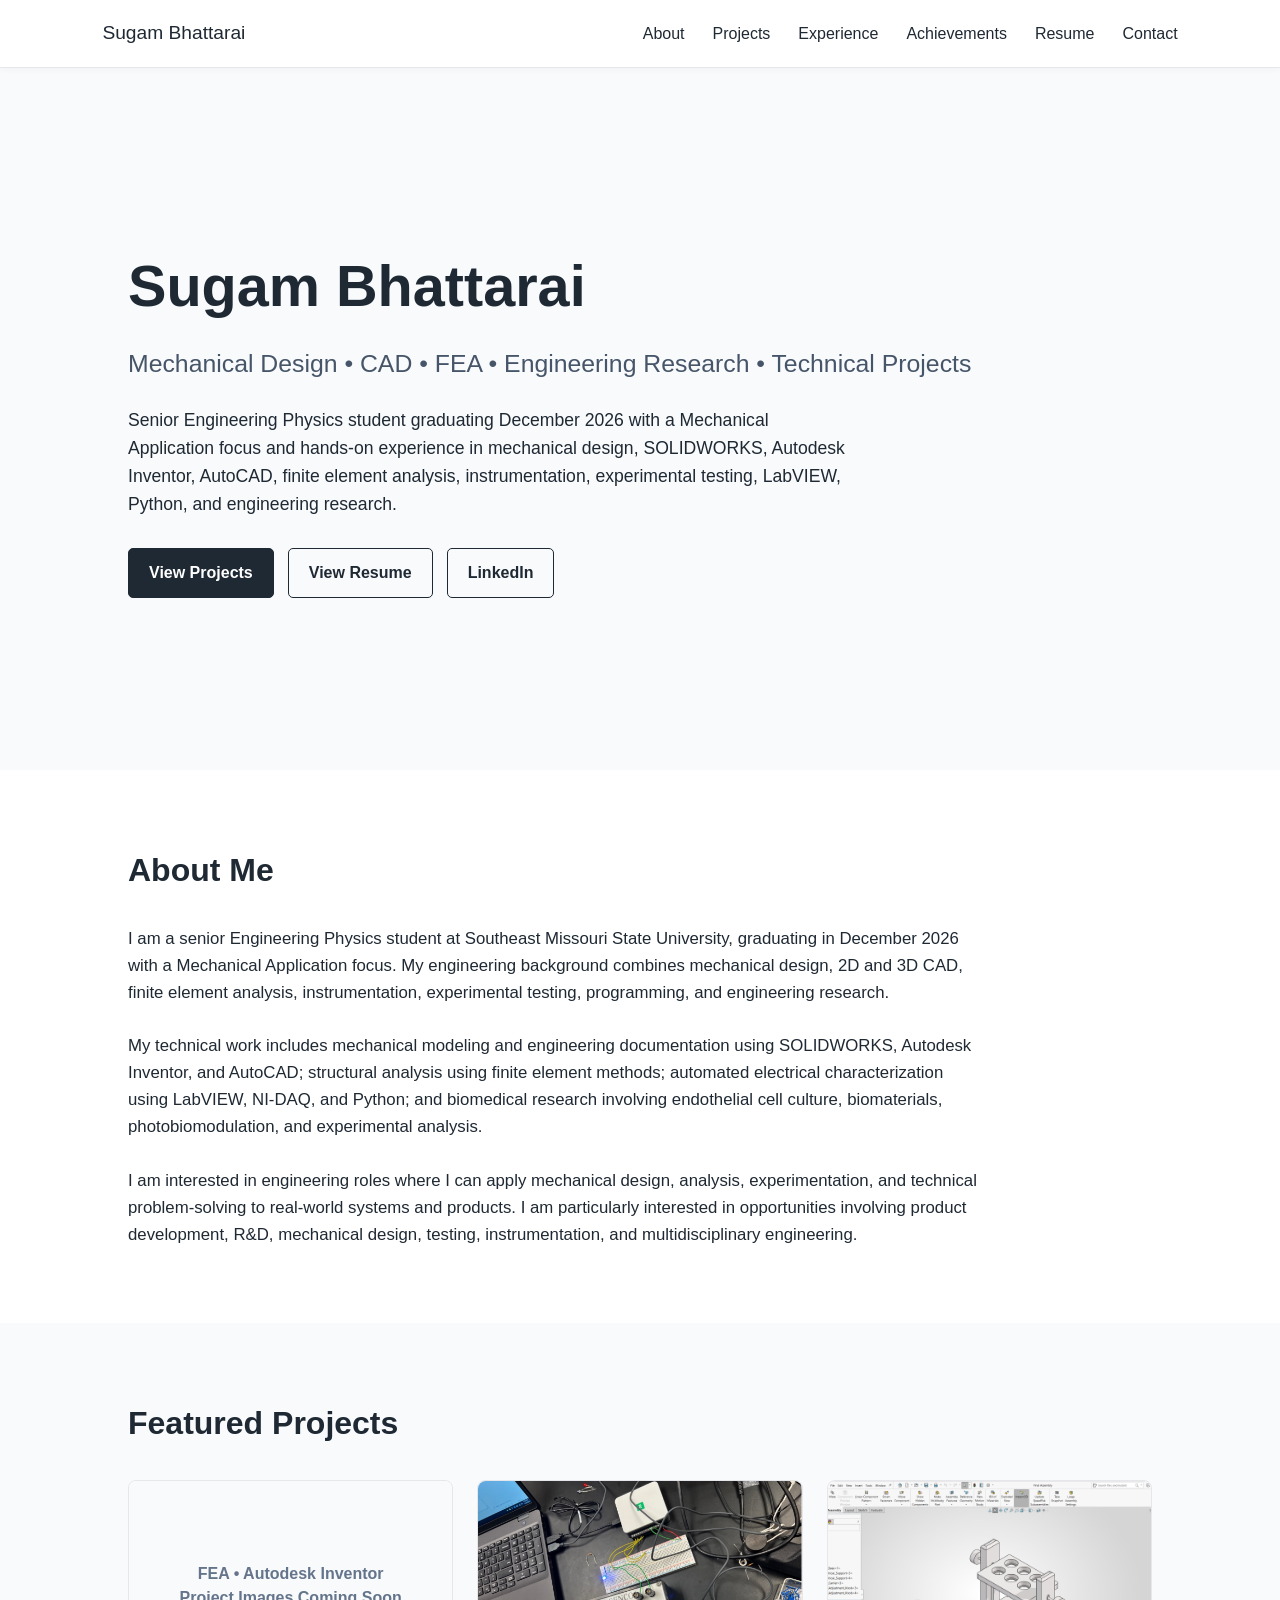
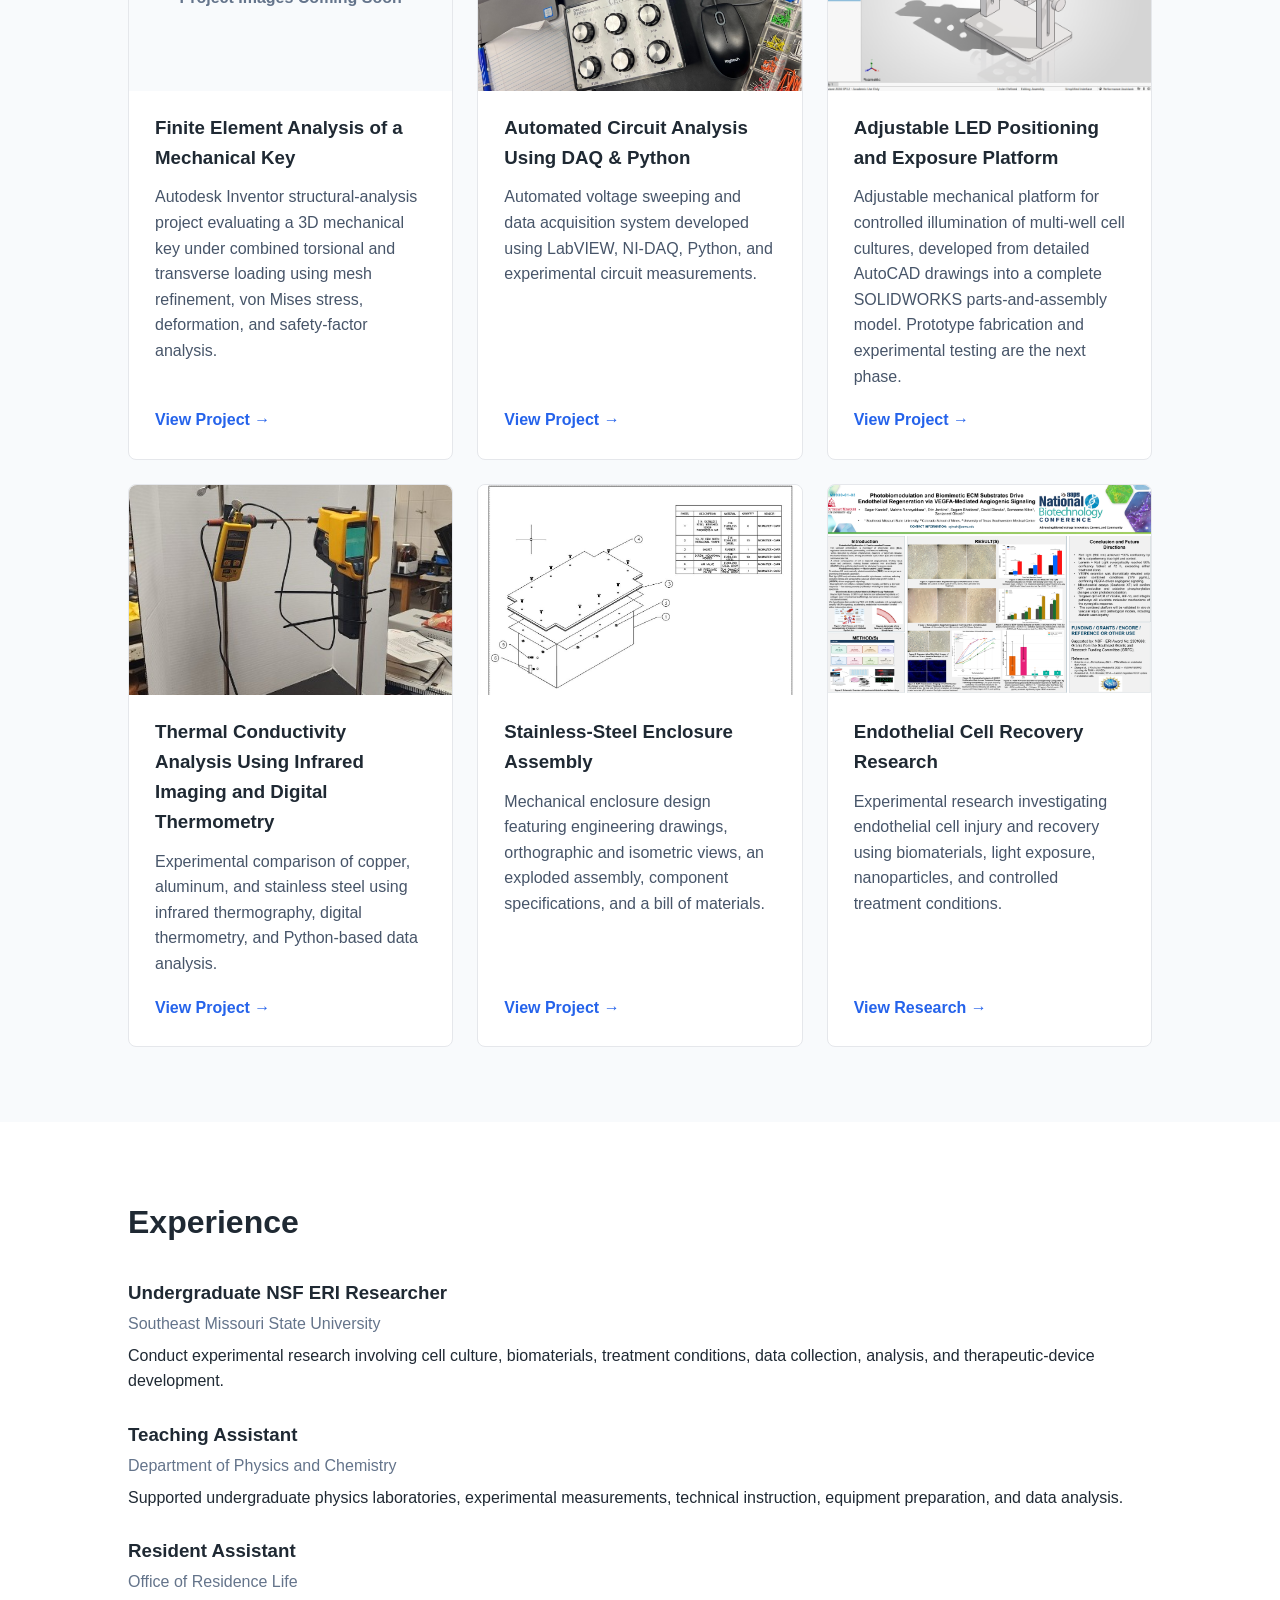
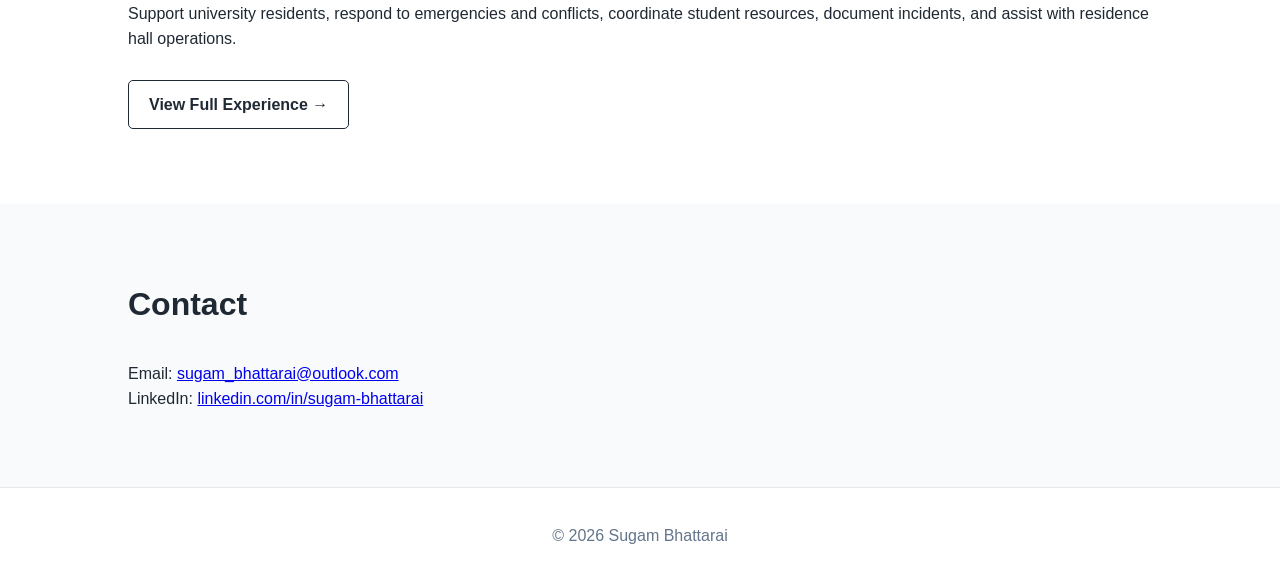
<file: index.html>
<!DOCTYPE html>
<html lang="en">

<head>
    <meta charset="UTF-8">

    <meta name="viewport"
          content="width=device-width, initial-scale=1.0">

    <meta name="description"
          content="Engineering portfolio of Sugam Bhattarai featuring mechanical design, CAD, research, instrumentation, data analysis, and technical projects.">

    <title>Sugam Bhattarai | Engineering Portfolio</title>

    <link rel="stylesheet" href="style.css">
</head>

<body>

<!-- ====================================================== -->
<!-- NAVIGATION -->
<!-- ====================================================== -->

<nav>

    <div class="logo">
        <a href="index.html">Sugam Bhattarai</a>
    </div>

    <ul>
        <li><a href="index.html#about">About</a></li>
        <li><a href="index.html#projects">Projects</a></li>
        <li><a href="experience.html">Experience</a></li>
        <li><a href="achievements.html">Achievements</a></li>
        <li><a href="resume.html">Resume</a></li>
        <li><a href="index.html#contact">Contact</a></li>
    </ul>

</nav>


<!-- ====================================================== -->
<!-- HERO -->
<!-- ====================================================== -->

<header class="hero">

    <div class="hero-content">

        <h1>Sugam Bhattarai</h1>

      <h2>
    Mechanical Design • CAD • FEA • Engineering Research • Technical Projects
</h2>

<p>
    Senior Engineering Physics student graduating December 2026
    with a Mechanical Application focus and hands-on experience
    in mechanical design, SOLIDWORKS, Autodesk Inventor, AutoCAD,
    finite element analysis, instrumentation, experimental testing,
    LabVIEW, Python, and engineering research.
</p>

       <div class="buttons">

    <a class="button primary"
       href="#projects">
        View Projects
    </a>

    <a class="button"
       href="resume.html">
        View Resume
    </a>

    <a class="button"
       href="https://www.linkedin.com/in/sugam-bhattarai"
       target="_blank">
        LinkedIn
    </a>

</div>

    </div>

</header>


<!-- ====================================================== -->
<!-- ABOUT -->
<!-- ====================================================== -->

<section id="about">

    <h2 class="section-title">
        About Me
    </h2>

    <div class="about-text">

    <p>
        I am a senior Engineering Physics student at Southeast Missouri
        State University, graduating in December 2026 with a Mechanical
        Application focus. My engineering background combines mechanical
        design, 2D and 3D CAD, finite element analysis, instrumentation,
        experimental testing, programming, and engineering research.
    </p>

    <br>

    <p>
        My technical work includes mechanical modeling and engineering
        documentation using SOLIDWORKS, Autodesk Inventor, and AutoCAD;
        structural analysis using finite element methods; automated
        electrical characterization using LabVIEW, NI-DAQ, and Python;
        and biomedical research involving endothelial cell culture,
        biomaterials, photobiomodulation, and experimental analysis.
    </p>

    <br>

    <p>
        I am interested in engineering roles where I can apply mechanical
        design, analysis, experimentation, and technical problem-solving
        to real-world systems and products. I am particularly interested
        in opportunities involving product development, R&D, mechanical
        design, testing, instrumentation, and multidisciplinary engineering.
    </p>

</div>

</section>


<!-- ====================================================== -->
<!-- PROJECTS -->
<!-- ====================================================== -->

<section id="projects" class="projects">

    <h2 class="section-title">
        Featured Projects
    </h2>

    <div class="project-grid">

        <!-- FEA MECHANICAL KEY PROJECT -->

        <div class="project-card">

            <a class="project-thumbnail-link"
               href="projects/fea-mechanical-key.html">

                <div class="project-thumbnail project-thumbnail-placeholder">
                    FEA • Autodesk Inventor
                    <br>
                    Project Images Coming Soon
                </div>

            </a>

            <h3>
                Finite Element Analysis of a Mechanical Key
            </h3>

            <p>
                Autodesk Inventor structural-analysis project evaluating
                a 3D mechanical key under combined torsional and transverse
                loading using mesh refinement, von Mises stress,
                deformation, and safety-factor analysis.
            </p>

            <a class="project-link"
               href="projects/fea-mechanical-key.html">
                View Project →
            </a>

        </div>

        <!-- DAQ PROJECT -->

        <div class="project-card">

            <a class="project-thumbnail-link"
               href="projects/daq-python.html">

                <img class="project-thumbnail"
                     src="images/daq/daq-resistor-setup.png"
                     alt="NI DAQ and resistor circuit testing setup"
                     loading="lazy">

            </a>

            <h3>
                Automated Circuit Analysis Using DAQ & Python
            </h3>

            <p>
                Automated voltage sweeping and data acquisition system
                developed using LabVIEW, NI-DAQ, Python, and experimental
                circuit measurements.
            </p>

            <a class="project-link"
               href="projects/daq-python.html">
                View Project →
            </a>

                </div>


        <!-- LED POSITIONING PLATFORM PROJECT -->

        <div class="project-card">

            <a class="project-thumbnail-link"
               href="projects/led-exposure-platform.html">
<img class="project-thumbnail"
     src="images/led-platform/solidworks-assembly-isometric.png"
     alt="SOLIDWORKS assembly of adjustable LED positioning and exposure platform"
     loading="lazy">

            </a>

            <h3>
                Adjustable LED Positioning and Exposure Platform
            </h3>

           <p>
    Adjustable mechanical platform for controlled illumination
    of multi-well cell cultures, developed from detailed AutoCAD
    drawings into a complete SOLIDWORKS parts-and-assembly model.
    Prototype fabrication and experimental testing are the next phase.
</p>

            <a class="project-link"
               href="projects/led-exposure-platform.html">
                View Project →
            </a>

        </div>


        <!-- THERMAL CONDUCTIVITY PROJECT -->

        <div class="project-card">

            <a class="project-thumbnail-link"
               href="projects/thermal-conductivity.html">

                <img class="project-thumbnail"
                     src="images/thermal/thermal-test-setup.jpg"
                     alt="Thermal conductivity experiment using infrared imaging and digital thermometry"
                     loading="lazy">

            </a>

            <h3>
                Thermal Conductivity Analysis Using Infrared Imaging and Digital Thermometry
            </h3>

            <p>
                Experimental comparison of copper, aluminum, and
                stainless steel using infrared thermography,
                digital thermometry, and Python-based data analysis.
            </p>

            <a class="project-link"
               href="projects/thermal-conductivity.html">
                View Project →
            </a>

        </div>

        <!-- ENCLOSURE PROJECT -->

        <div class="project-card">

            <a class="project-thumbnail-link"
               href="projects/enclosure.html">

                <img class="project-thumbnail"
                     src="images/enclosure/enclosure-exploded-assembly.jpeg"
                     alt="Exploded engineering drawing of stainless-steel enclosure"
                     loading="lazy">

            </a>

            <h3>
                Stainless-Steel Enclosure Assembly
            </h3>

            <p>
                Mechanical enclosure design featuring engineering drawings,
                orthographic and isometric views, an exploded assembly,
                component specifications, and a bill of materials.
            </p>

            <a class="project-link"
               href="projects/enclosure.html">
                View Project →
            </a>

        </div>


        <!-- RESEARCH PROJECT -->

        <div class="project-card">

            <a class="project-thumbnail-link"
               href="research.html">

                <img class="project-thumbnail"
                     src="images/research/endothelial-regeneration-poster.jpg"
                     alt="Endothelial regeneration research poster"
                     loading="lazy">

            </a>

            <h3>
                Endothelial Cell Recovery Research
            </h3>

            <p>
                Experimental research investigating endothelial cell injury
                and recovery using biomaterials, light exposure,
                nanoparticles, and controlled treatment conditions.
            </p>

            <a class="project-link"
               href="research.html">
                View Research →
            </a>

        </div>


    </div>

</section>

<!-- ====================================================== -->
<!-- EXPERIENCE -->
<!-- ====================================================== -->

<section id="experience">

    <h2 class="section-title">
        Experience
    </h2>


    <div class="experience-item">

        <h3>
            Undergraduate NSF ERI Researcher
        </h3>

        <div class="experience-meta">
            Southeast Missouri State University
        </div>

        <p>
            Conduct experimental research involving cell culture,
            biomaterials, treatment conditions, data collection,
            analysis, and therapeutic-device development.
        </p>

    </div>


    <div class="experience-item">

        <h3>
            Teaching Assistant
        </h3>

        <div class="experience-meta">
            Department of Physics and Chemistry
        </div>

    <p>
    Supported undergraduate physics laboratories,
    experimental measurements, technical instruction,
    equipment preparation, and data analysis.
</p>

    </div>


    <div class="experience-item">

        <h3>
            Resident Assistant
        </h3>

        <div class="experience-meta">
            Office of Residence Life
        </div>

        <p>
            Support university residents, respond to emergencies
            and conflicts, coordinate student resources,
            document incidents, and assist with residence hall operations.
        </p>

    </div>
    <div class="section-action">

    <a class="button"
       href="experience.html">
        View Full Experience →
    </a>

</div>

</section>


<!-- ====================================================== -->
<!-- CONTACT -->
<!-- ====================================================== -->

<section id="contact" class="projects">

    <h2 class="section-title">
        Contact
    </h2>

    <p>
        Email:
        <a href="mailto:sugam_bhattarai@outlook.com">
            sugam_bhattarai@outlook.com
        </a>
    </p>

    <p>
        LinkedIn:
        <a href="https://www.linkedin.com/in/sugam-bhattarai"
           target="_blank">
            linkedin.com/in/sugam-bhattarai
        </a>
    </p>

</section>


<!-- ====================================================== -->
<!-- FOOTER -->
<!-- ====================================================== -->

<footer>

    © 2026 Sugam Bhattarai

</footer>

</body>

</html>
</file>
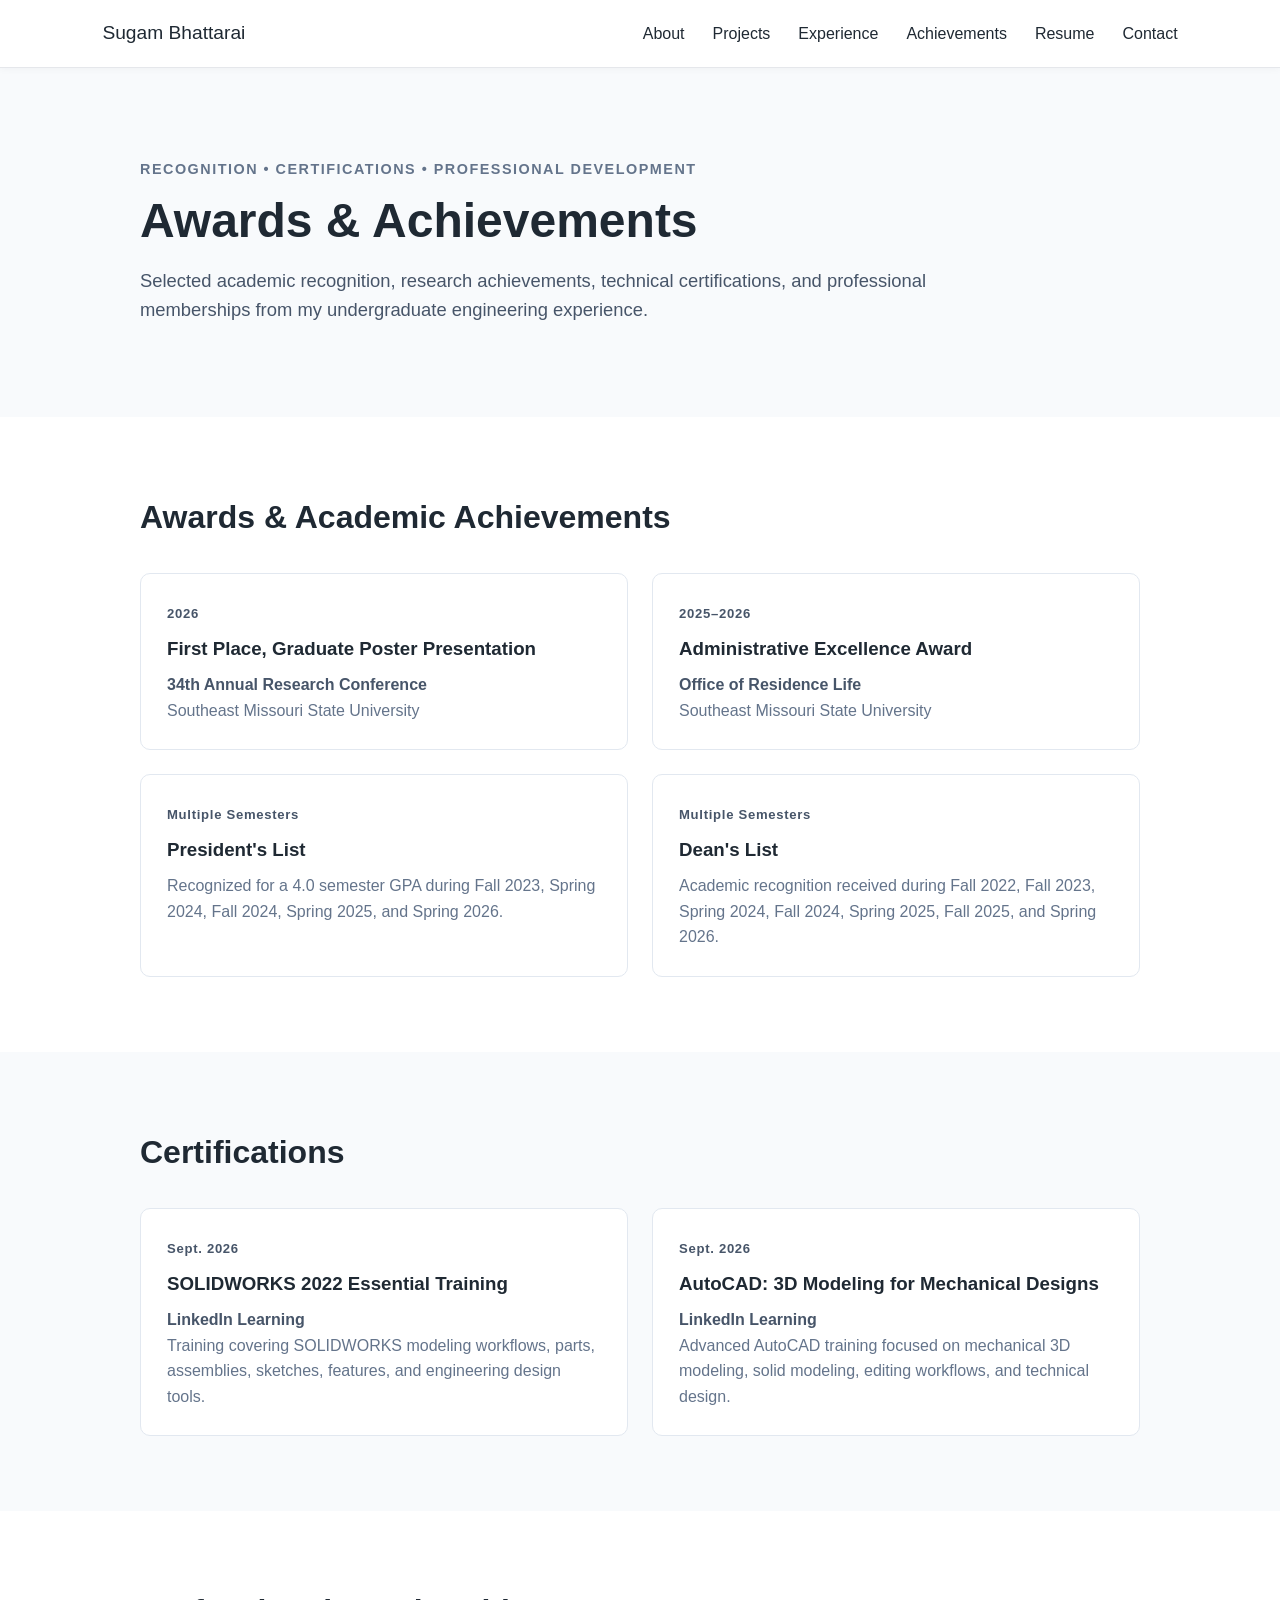
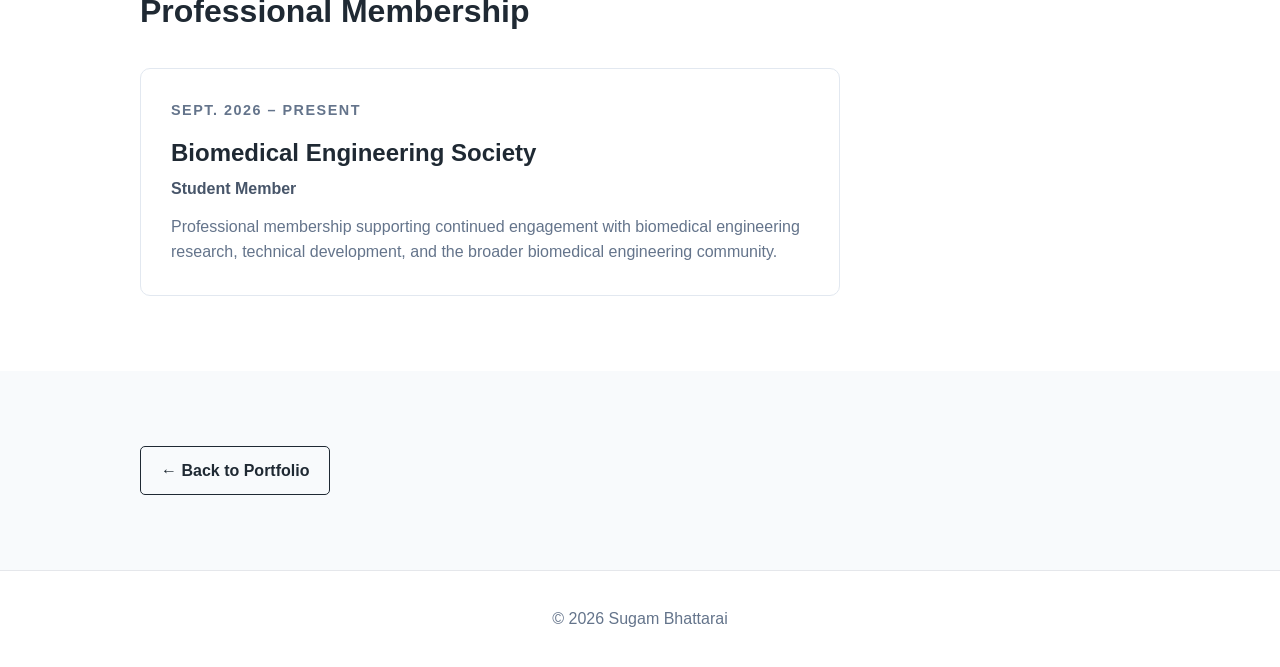
<file: achievements.html>
<!DOCTYPE html>
<html lang="en">

<head>

    <meta charset="UTF-8">

    <meta name="viewport"
          content="width=device-width, initial-scale=1.0">

    <meta name="description"
          content="Awards, academic achievements, certifications, and professional membership of Sugam Bhattarai.">

    <title>Achievements | Sugam Bhattarai</title>

    <link rel="stylesheet" href="style.css">

</head>

<body>


<!-- ====================================================== -->
<!-- NAVIGATION -->
<!-- ====================================================== -->

<nav>

    <div class="logo">
        <a href="index.html">Sugam Bhattarai</a>
    </div>

    <ul>
        <li><a href="index.html#about">About</a></li>
        <li><a href="index.html#projects">Projects</a></li>
        <li><a href="experience.html">Experience</a></li>
        <li><a href="achievements.html">Achievements</a></li>
        <li><a href="resume.html">Resume</a></li>
        <li><a href="index.html#contact">Contact</a></li>
    </ul>

</nav>


<!-- ====================================================== -->
<!-- HERO -->
<!-- ====================================================== -->

<header class="project-hero">

    <div class="project-container">

        <p class="project-label">
            Recognition • Certifications • Professional Development
        </p>

        <h1>
            Awards & Achievements
        </h1>

        <p class="project-subtitle">
            Selected academic recognition, research achievements,
            technical certifications, and professional memberships
            from my undergraduate engineering experience.
        </p>

    </div>

</header>


<!-- ====================================================== -->
<!-- AWARDS -->
<!-- ====================================================== -->

<section>

    <div class="project-container">

        <h2 class="section-title">
            Awards & Academic Achievements
        </h2>

        <div class="achievement-grid">


            <div class="achievement-card">

                <div class="achievement-year">
                    2026
                </div>

                <h3>
                    First Place, Graduate Poster Presentation
                </h3>

                <p class="achievement-organization">
                    34th Annual Research Conference
                </p>

                <p>
                    Southeast Missouri State University
                </p>

            </div>


            <div class="achievement-card">

                <div class="achievement-year">
                    2025–2026
                </div>

                <h3>
                    Administrative Excellence Award
                </h3>

                <p class="achievement-organization">
                    Office of Residence Life
                </p>

                <p>
                    Southeast Missouri State University
                </p>

            </div>


            <div class="achievement-card">

    <div class="achievement-year">
        Multiple Semesters
    </div>

    <h3>
        President's List
    </h3>

    <p>
        Recognized for a 4.0 semester GPA during
        Fall 2023, Spring 2024, Fall 2024,
        Spring 2025, and Spring 2026.
    </p>

</div>

           <div class="achievement-card">

    <div class="achievement-year">
        Multiple Semesters
    </div>

    <h3>
        Dean's List
    </h3>

    <p>
        Academic recognition received during
        Fall 2022, Fall 2023, Spring 2024,
        Fall 2024, Spring 2025, Fall 2025,
        and Spring 2026.
    </p>

</div>

        </div>

    </div>

</section>


<!-- ====================================================== -->
<!-- CERTIFICATIONS -->
<!-- ====================================================== -->

<section class="projects">

    <div class="project-container">

        <h2 class="section-title">
            Certifications
        </h2>

        <div class="achievement-grid">


            <div class="achievement-card">

                <div class="achievement-year">
                    Sept. 2026
                </div>

                <h3>
                    SOLIDWORKS 2022 Essential Training
                </h3>

                <p class="achievement-organization">
                    LinkedIn Learning
                </p>

                <p>
                    Training covering SOLIDWORKS modeling workflows,
                    parts, assemblies, sketches, features,
                    and engineering design tools.
                </p>

            </div>


            <div class="achievement-card">

                <div class="achievement-year">
                    Sept. 2026
                </div>

                <h3>
                    AutoCAD: 3D Modeling for Mechanical Designs
                </h3>

                <p class="achievement-organization">
                    LinkedIn Learning
                </p>

                <p>
                    Advanced AutoCAD training focused on
                    mechanical 3D modeling, solid modeling,
                    editing workflows, and technical design.
                </p>

            </div>


        </div>

    </div>

</section>


<!-- ====================================================== -->
<!-- PROFESSIONAL MEMBERSHIP -->
<!-- ====================================================== -->

<section>

    <div class="project-container">

        <h2 class="section-title">
            Professional Membership
        </h2>

        <div class="membership-card">

            <div>

                <p class="project-label">
                    Sept. 2026 – Present
                </p>

                <h2>
                    Biomedical Engineering Society
                </h2>

                <p class="membership-role">
                    Student Member
                </p>

                <p>
                    Professional membership supporting continued
                    engagement with biomedical engineering research,
                    technical development, and the broader
                    biomedical engineering community.
                </p>

            </div>

        </div>

    </div>

</section>


<!-- ====================================================== -->
<!-- BACK -->
<!-- ====================================================== -->

<section class="projects">

    <div class="project-container">

        <a class="button"
           href="index.html">
            ← Back to Portfolio
        </a>

    </div>

</section>


<!-- ====================================================== -->
<!-- FOOTER -->
<!-- ====================================================== -->

<footer>
    © 2026 Sugam Bhattarai
</footer>


</body>

</html>
</file>
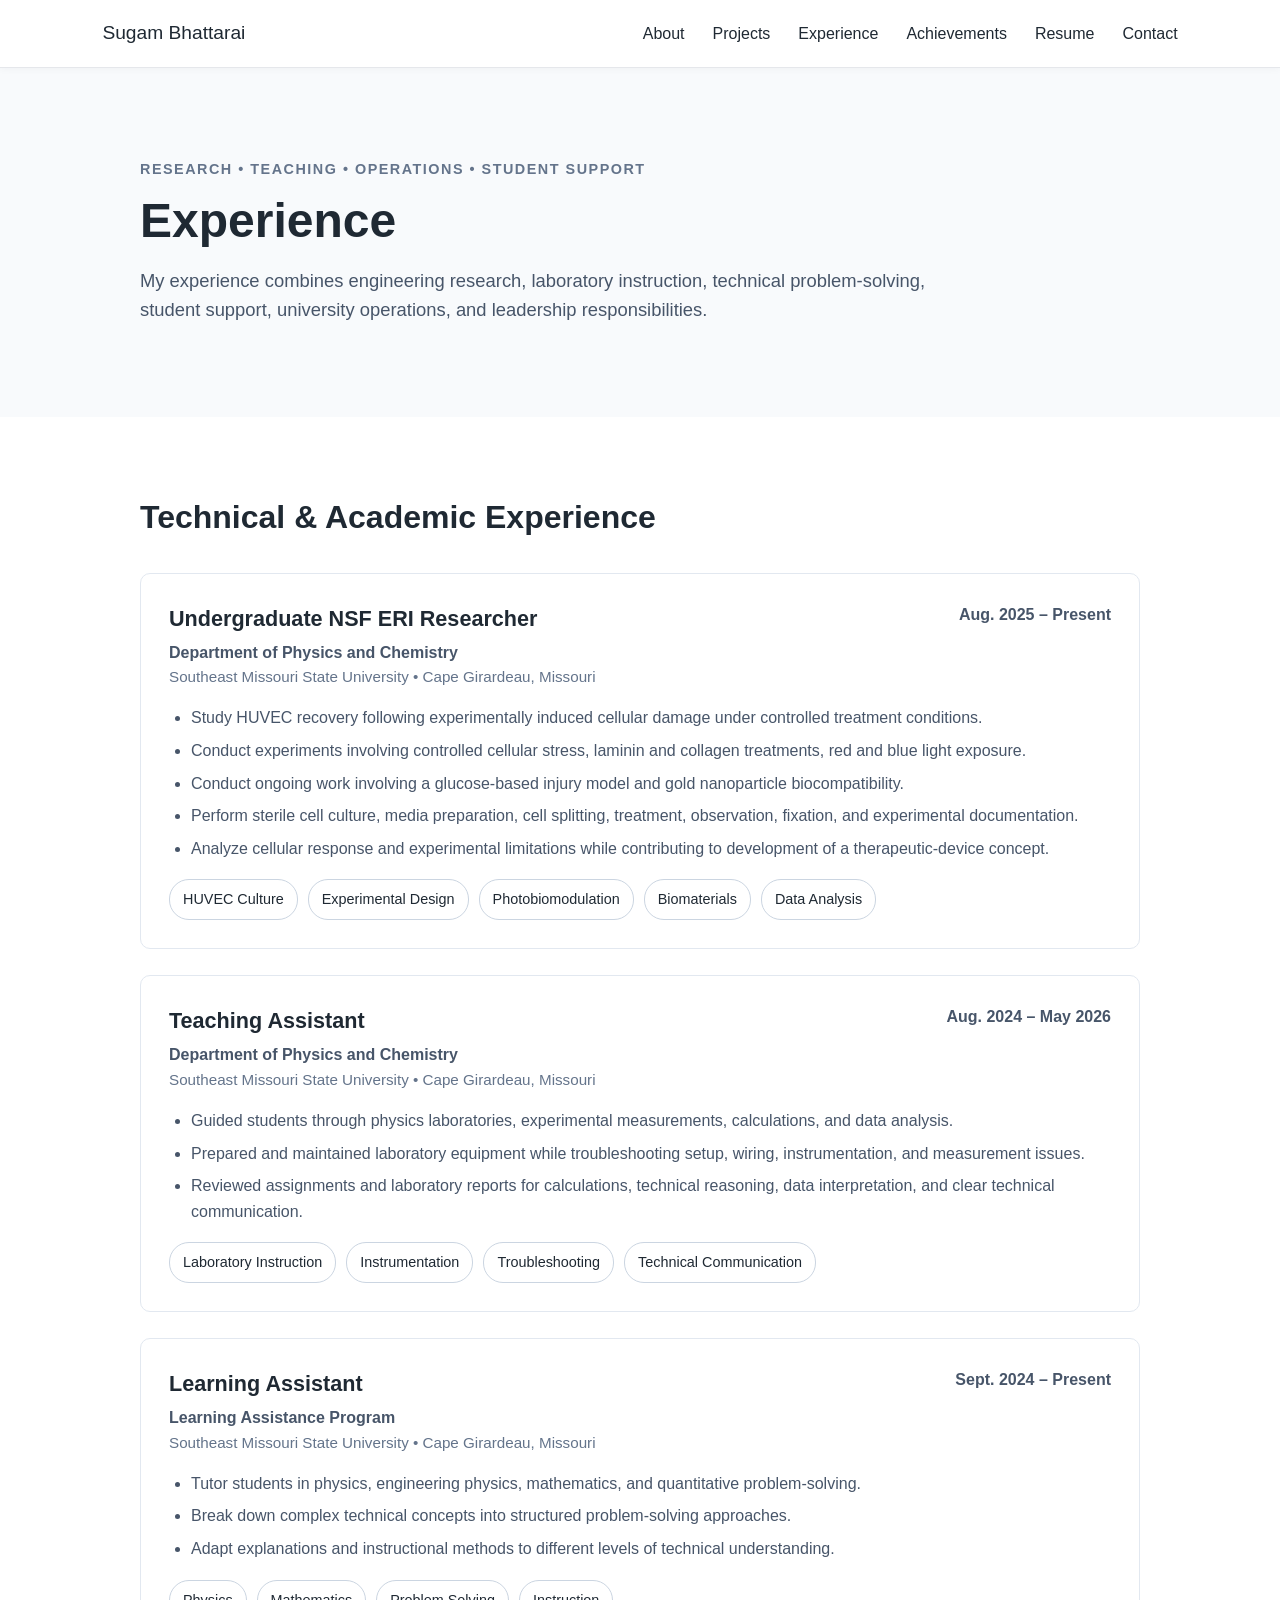
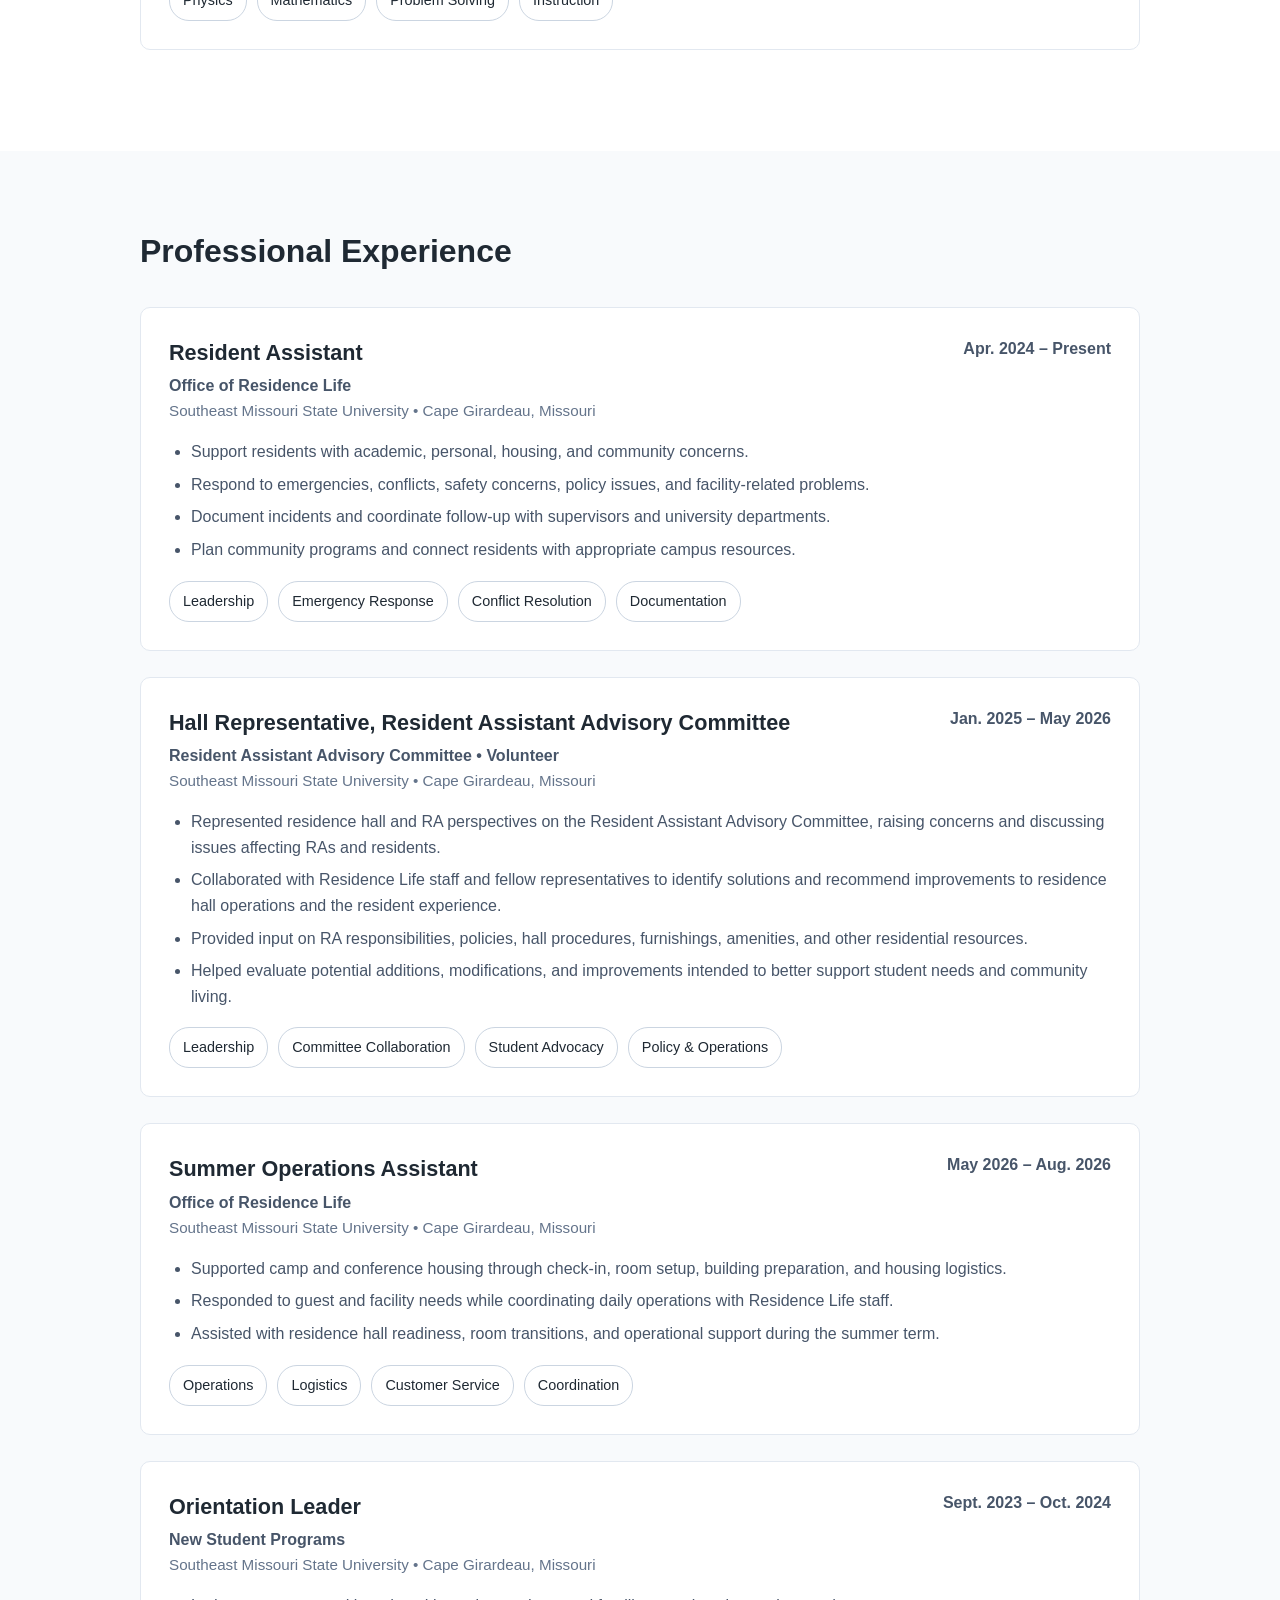
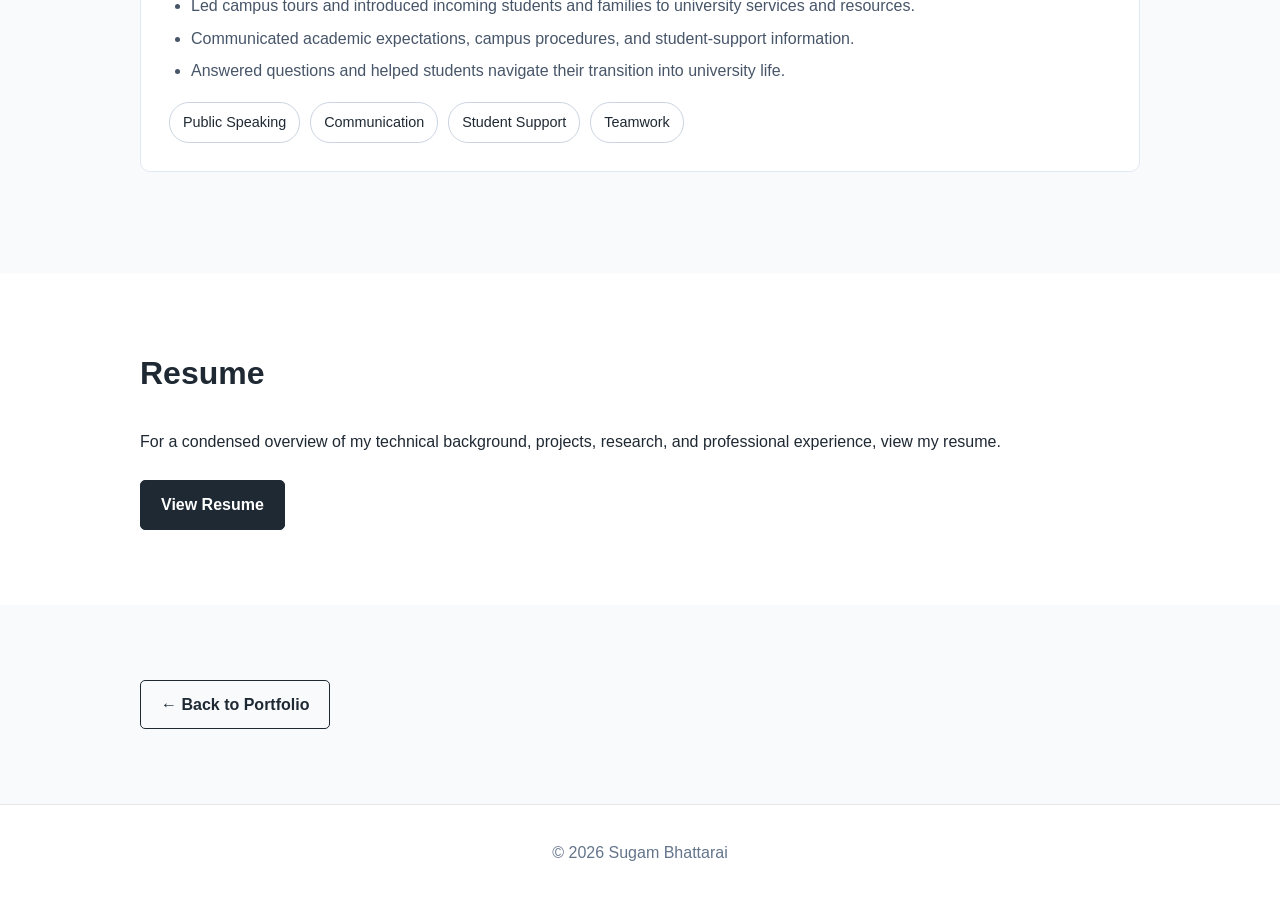
<file: experience.html>
<!DOCTYPE html>
<html lang="en">

<head>

    <meta charset="UTF-8">

    <meta name="viewport"
          content="width=device-width, initial-scale=1.0">

    <meta name="description"
          content="Professional, technical, research, and university experience of Sugam Bhattarai.">

    <title>Experience | Sugam Bhattarai</title>

    <link rel="stylesheet" href="style.css">

</head>

<body>


<!-- ====================================================== -->
<!-- NAVIGATION -->
<!-- ====================================================== -->

<nav>

    <div class="logo">
        <a href="index.html">Sugam Bhattarai</a>
    </div>

    <ul>
        <li><a href="index.html#about">About</a></li>
        <li><a href="index.html#projects">Projects</a></li>
        <li><a href="experience.html">Experience</a></li>
        <li><a href="achievements.html">Achievements</a></li>
        <li><a href="resume.html">Resume</a></li>
        <li><a href="index.html#contact">Contact</a></li>
    </ul>

</nav>

<!-- ====================================================== -->
<!-- HERO -->
<!-- ====================================================== -->

<header class="project-hero">

    <div class="project-container">

        <p class="project-label">
            Research • Teaching • Operations • Student Support
        </p>

        <h1>
            Experience
        </h1>

        <p class="project-subtitle">
            My experience combines engineering research, laboratory
            instruction, technical problem-solving, student support,
            university operations, and leadership responsibilities.
        </p>

    </div>

</header>


<!-- ====================================================== -->
<!-- TECHNICAL & ACADEMIC EXPERIENCE -->
<!-- ====================================================== -->

<section>

    <div class="project-container">

        <h2 class="section-title">
            Technical & Academic Experience
        </h2>


        <!-- NSF RESEARCHER -->

        <div class="experience-detail">

            <div class="experience-header">

                <div>
                    <h2>
                        Undergraduate NSF ERI Researcher
                    </h2>

                    <p class="experience-organization">
                        Department of Physics and Chemistry
                    </p>

                    <p class="experience-location">
                        Southeast Missouri State University
                        • Cape Girardeau, Missouri
                    </p>
                </div>

                <div class="experience-date">
                    Aug. 2025 – Present
                </div>

            </div>

            <ul class="experience-list">

                <li>
                    Study HUVEC recovery following experimentally induced
                    cellular damage under controlled treatment conditions.
                </li>

                <li>
                    Conduct experiments involving controlled cellular stress, laminin and collagen treatments, red and blue light exposure.
                </li>

                <li>
                    Conduct ongoing work involving a glucose-based injury
                    model and gold nanoparticle biocompatibility.
                </li>

                <li>
                    Perform sterile cell culture, media preparation,
                    cell splitting, treatment, observation, fixation,
                    and experimental documentation.
                </li>

                <li>
                    Analyze cellular response and experimental limitations
                    while contributing to development of a
                    therapeutic-device concept.
                </li>

            </ul>

            <div class="skill-tags">
                <span>HUVEC Culture</span>
                <span>Experimental Design</span>
                <span>Photobiomodulation</span>
                <span>Biomaterials</span>
                <span>Data Analysis</span>
            </div>

        </div>


        <!-- TEACHING ASSISTANT -->

        <div class="experience-detail">

            <div class="experience-header">

                <div>
                    <h2>
                        Teaching Assistant
                    </h2>

                    <p class="experience-organization">
                        Department of Physics and Chemistry
                    </p>

                    <p class="experience-location">
                        Southeast Missouri State University
                        • Cape Girardeau, Missouri
                    </p>
                </div>

                <div class="experience-date">
                    Aug. 2024 – May 2026
                </div>

            </div>

            <ul class="experience-list">

                <li>
                    Guided students through physics laboratories,
                    experimental measurements, calculations,
                    and data analysis.
                </li>

                <li>
                    Prepared and maintained laboratory equipment while
                    troubleshooting setup, wiring, instrumentation,
                    and measurement issues.
                </li>

                <li>
                    Reviewed assignments and laboratory reports for
                    calculations, technical reasoning, data interpretation,
                    and clear technical communication.
                </li>

            </ul>

            <div class="skill-tags">
                <span>Laboratory Instruction</span>
                <span>Instrumentation</span>
                <span>Troubleshooting</span>
                <span>Technical Communication</span>
            </div>

        </div>


        <!-- LEARNING ASSISTANT -->

        <div class="experience-detail">

            <div class="experience-header">

                <div>
                    <h2>
                        Learning Assistant
                    </h2>

                    <p class="experience-organization">
                        Learning Assistance Program
                    </p>

                    <p class="experience-location">
                        Southeast Missouri State University
                        • Cape Girardeau, Missouri
                    </p>
                </div>

                <div class="experience-date">
                    Sept. 2024 – Present
                </div>

            </div>

            <ul class="experience-list">

                <li>
                    Tutor students in physics, engineering physics,
                    mathematics, and quantitative problem-solving.
                </li>

                <li>
                    Break down complex technical concepts into
                    structured problem-solving approaches.
                </li>

                <li>
                    Adapt explanations and instructional methods
                    to different levels of technical understanding.
                </li>

            </ul>

            <div class="skill-tags">
                <span>Physics</span>
                <span>Mathematics</span>
                <span>Problem Solving</span>
                <span>Instruction</span>
            </div>

        </div>

    </div>

</section>


<!-- ====================================================== -->
<!-- PROFESSIONAL EXPERIENCE -->
<!-- ====================================================== -->

<section class="projects">

    <div class="project-container">

        <h2 class="section-title">
            Professional Experience
        </h2>


        <!-- RESIDENT ASSISTANT -->

        <div class="experience-detail">

            <div class="experience-header">

                <div>
                    <h2>
                        Resident Assistant
                    </h2>

                    <p class="experience-organization">
                        Office of Residence Life
                    </p>

                    <p class="experience-location">
                        Southeast Missouri State University
                        • Cape Girardeau, Missouri
                    </p>
                </div>

                <div class="experience-date">
                    Apr. 2024 – Present
                </div>

            </div>

            <ul class="experience-list">

                <li>
                    Support residents with academic, personal,
                    housing, and community concerns.
                </li>

                <li>
                    Respond to emergencies, conflicts, safety concerns,
                    policy issues, and facility-related problems.
                </li>

                <li>
                    Document incidents and coordinate follow-up
                    with supervisors and university departments.
                </li>

                <li>
                    Plan community programs and connect residents
                    with appropriate campus resources.
                </li>

            </ul>

            <div class="skill-tags">
                <span>Leadership</span>
                <span>Emergency Response</span>
                <span>Conflict Resolution</span>
                <span>Documentation</span>
            </div>

        </div>
                <!-- HALL REPRESENTATIVE -->

        <div class="experience-detail">

            <div class="experience-header">

                <div>
                    <h2>
                        Hall Representative, Resident Assistant Advisory Committee
                    </h2>

                    <p class="experience-organization">
                        Resident Assistant Advisory Committee • Volunteer
                    </p>

                    <p class="experience-location">
                        Southeast Missouri State University
                        • Cape Girardeau, Missouri
                    </p>
                </div>

                <div class="experience-date">
                    Jan. 2025 – May 2026
                </div>

            </div>

            <ul class="experience-list">

                <li>
                    Represented residence hall and RA perspectives on the
                    Resident Assistant Advisory Committee, raising concerns
                    and discussing issues affecting RAs and residents.
                </li>

                <li>
                    Collaborated with Residence Life staff and fellow
                    representatives to identify solutions and recommend
                    improvements to residence hall operations and the
                    resident experience.
                </li>

                <li>
                    Provided input on RA responsibilities, policies,
                    hall procedures, furnishings, amenities, and other
                    residential resources.
                </li>

                <li>
                    Helped evaluate potential additions, modifications,
                    and improvements intended to better support student
                    needs and community living.
                </li>

            </ul>

            <div class="skill-tags">
                <span>Leadership</span>
                <span>Committee Collaboration</span>
                <span>Student Advocacy</span>
                <span>Policy & Operations</span>
            </div>

        </div>


        <!-- SUMMER OPERATIONS ASSISTANT -->

        <div class="experience-detail">

            <div class="experience-header">

                <div>
                    <h2>
                        Summer Operations Assistant
                    </h2>

                    <p class="experience-organization">
                        Office of Residence Life
                    </p>

                    <p class="experience-location">
                        Southeast Missouri State University
                        • Cape Girardeau, Missouri
                    </p>
                </div>

                <div class="experience-date">
                    May 2026 – Aug. 2026
                </div>

            </div>

            <ul class="experience-list">

                <li>
                    Supported camp and conference housing through
                    check-in, room setup, building preparation,
                    and housing logistics.
                </li>

                <li>
                    Responded to guest and facility needs while
                    coordinating daily operations with Residence Life staff.
                </li>

                <li>
                    Assisted with residence hall readiness,
                    room transitions, and operational support
                    during the summer term.
                </li>

            </ul>

            <div class="skill-tags">
                <span>Operations</span>
                <span>Logistics</span>
                <span>Customer Service</span>
                <span>Coordination</span>
            </div>

        </div>


        <!-- ORIENTATION LEADER -->

        <div class="experience-detail">

            <div class="experience-header">

                <div>
                    <h2>
                        Orientation Leader
                    </h2>

                    <p class="experience-organization">
                        New Student Programs
                    </p>

                    <p class="experience-location">
                        Southeast Missouri State University
                        • Cape Girardeau, Missouri
                    </p>
                </div>

                <div class="experience-date">
                    Sept. 2023 – Oct. 2024
                </div>

            </div>

            <ul class="experience-list">

                <li>
                    Led campus tours and introduced incoming students
                    and families to university services and resources.
                </li>

                <li>
                    Communicated academic expectations, campus procedures,
                    and student-support information.
                </li>

                <li>
                    Answered questions and helped students navigate
                    their transition into university life.
                </li>

            </ul>

            <div class="skill-tags">
                <span>Public Speaking</span>
                <span>Communication</span>
                <span>Student Support</span>
                <span>Teamwork</span>
            </div>

        </div>

    </div>

</section>


<!-- ====================================================== -->
<!-- RESUME CTA -->
<!-- ====================================================== -->

<section>

    <div class="project-container">

        <h2 class="section-title">
            Resume
        </h2>

        <p>
            For a condensed overview of my technical background,
            projects, research, and professional experience,
            view my resume.
        </p>

        <br>

        <a class="button primary"
           href="resume.html">
            View Resume
        </a>

    </div>

</section>


<!-- ====================================================== -->
<!-- BACK -->
<!-- ====================================================== -->

<section class="projects">

    <div class="project-container">

        <a class="button"
           href="index.html">
            ← Back to Portfolio
        </a>

    </div>

</section>


<!-- ====================================================== -->
<!-- FOOTER -->
<!-- ====================================================== -->

<footer>
    © 2026 Sugam Bhattarai
</footer>


</body>

</html>
</file>
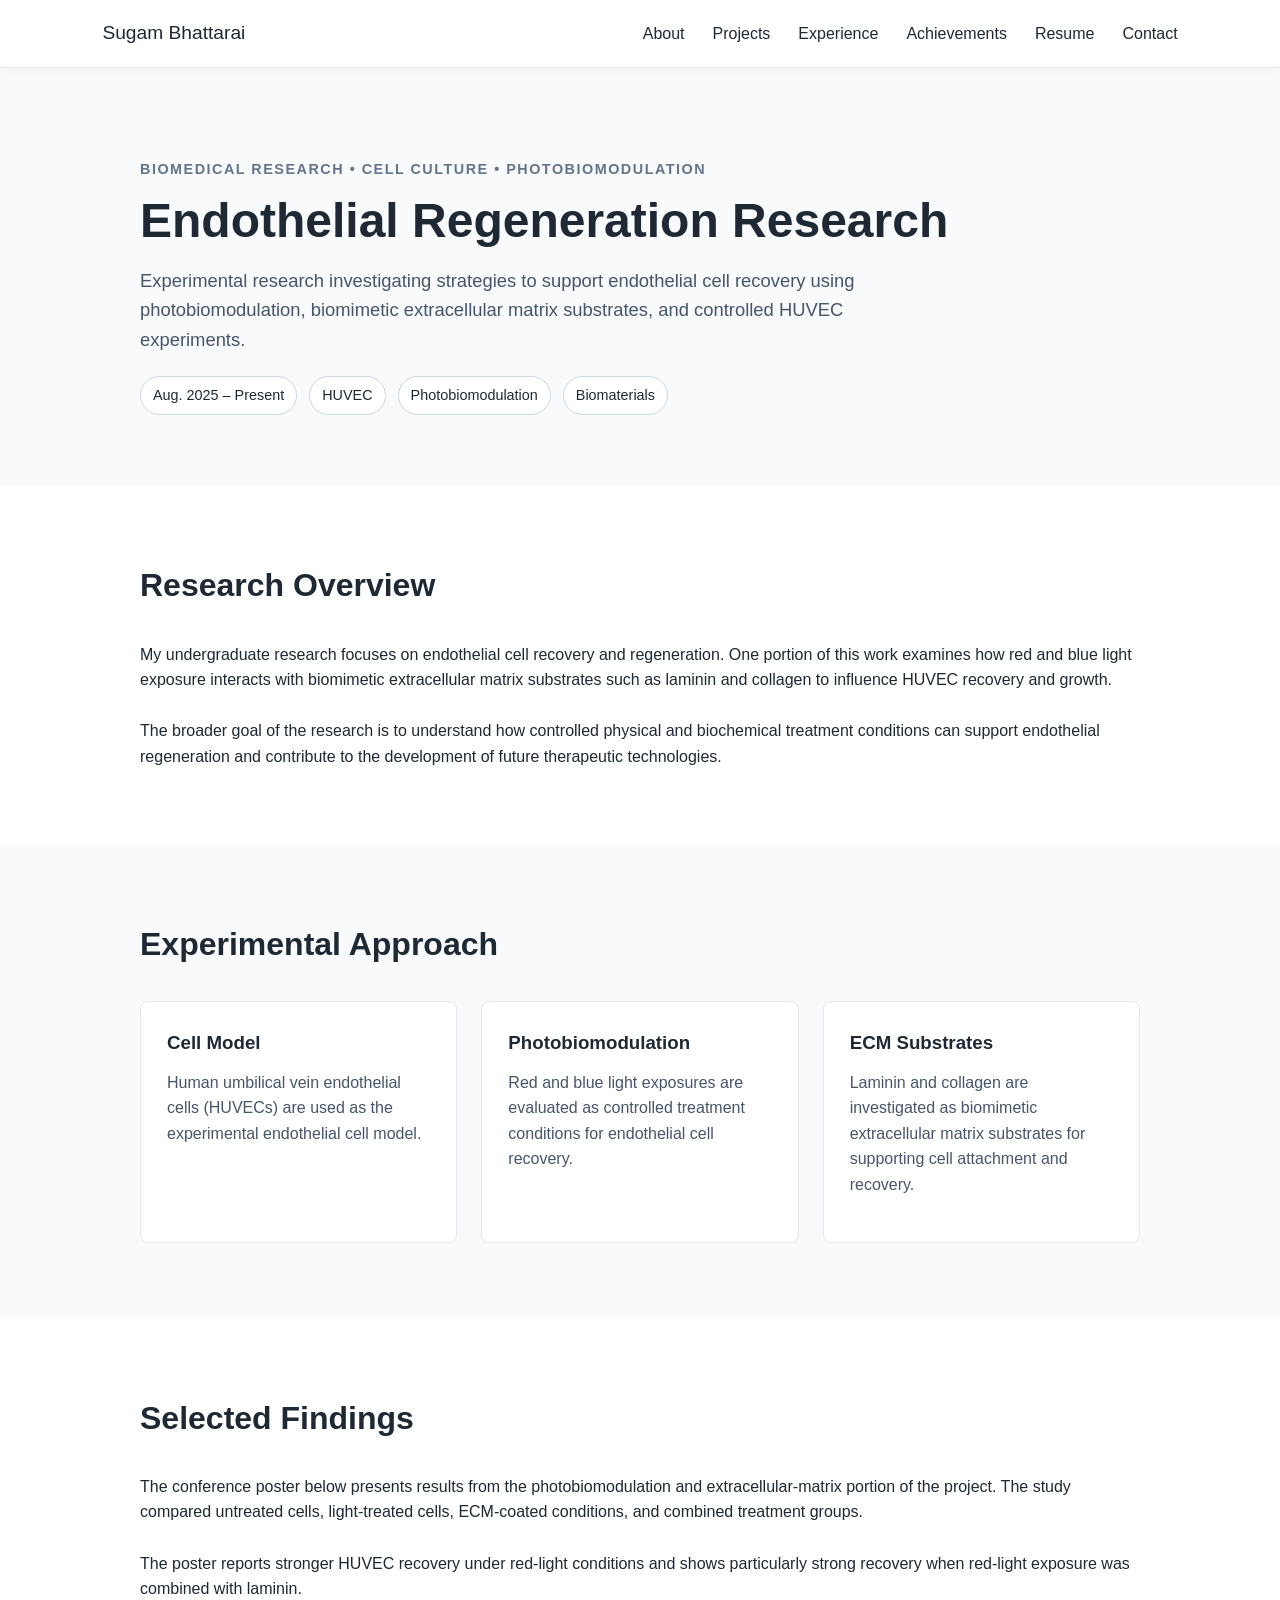
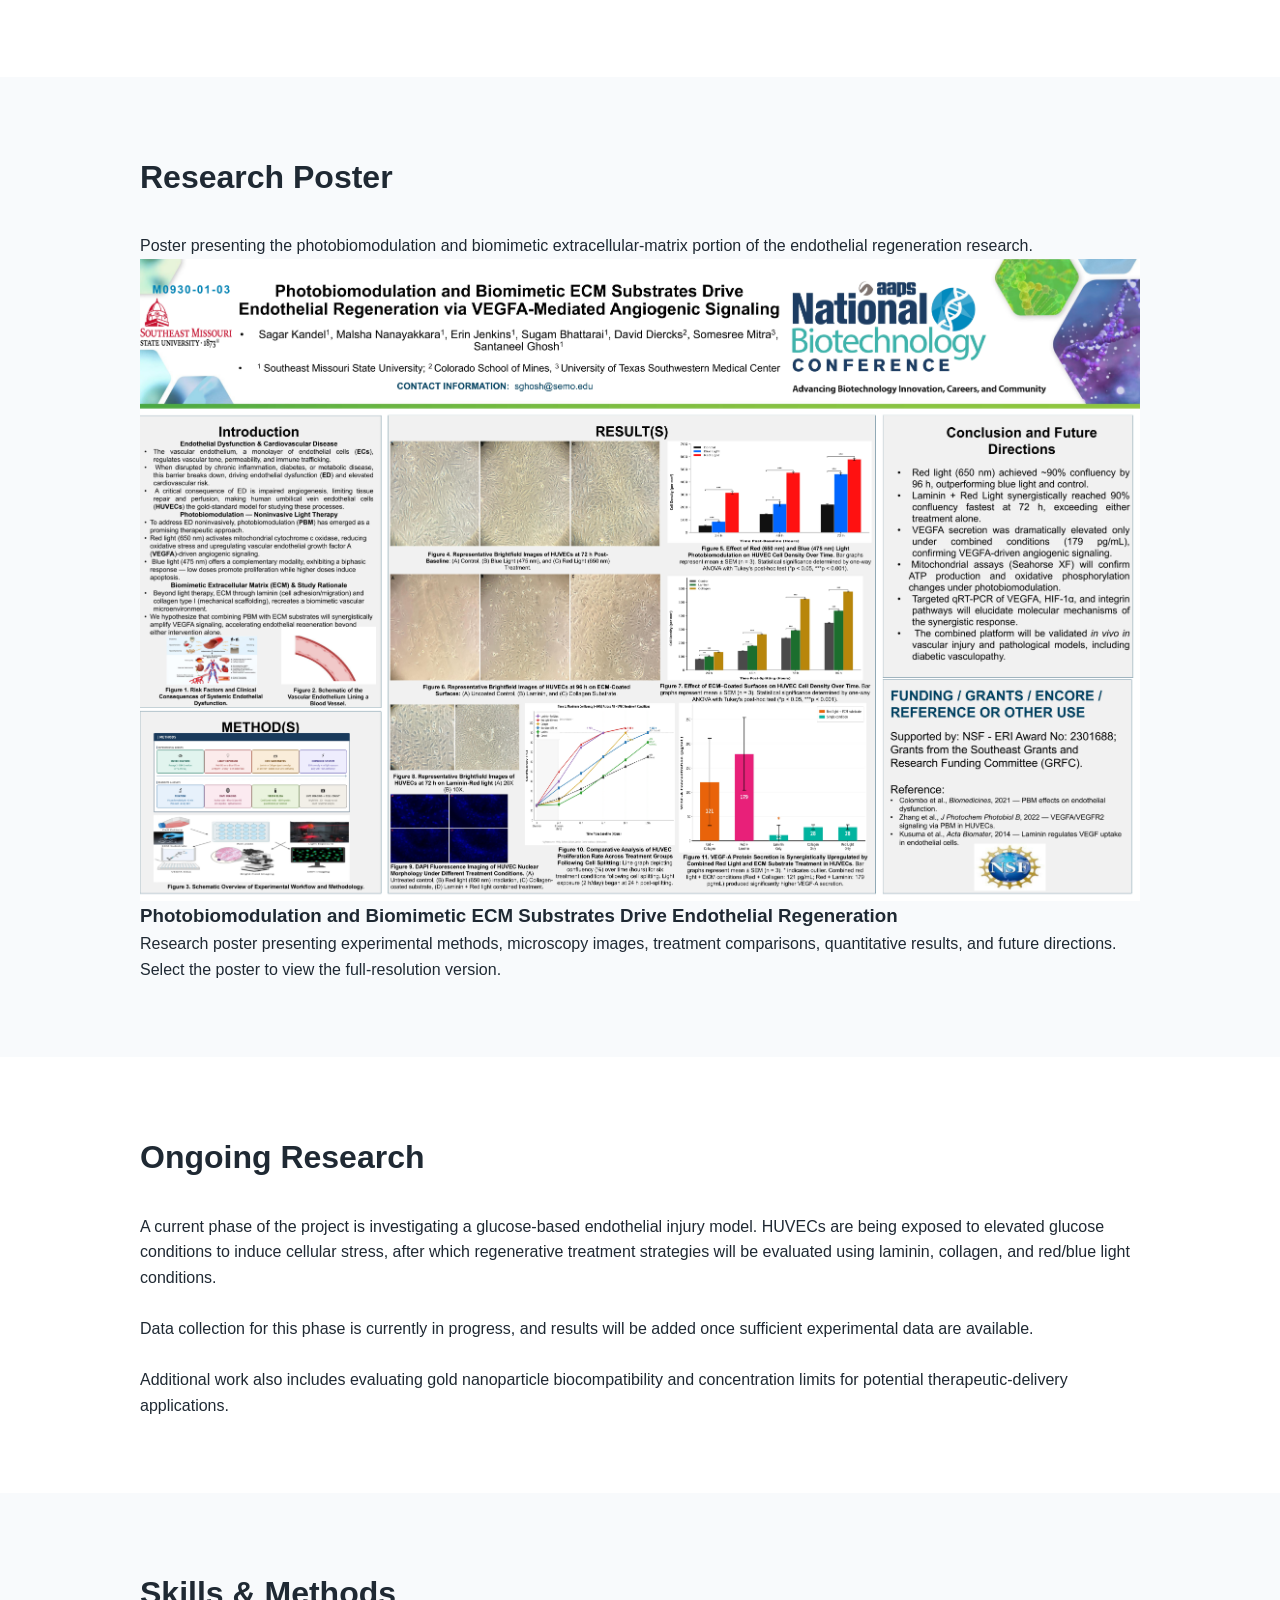
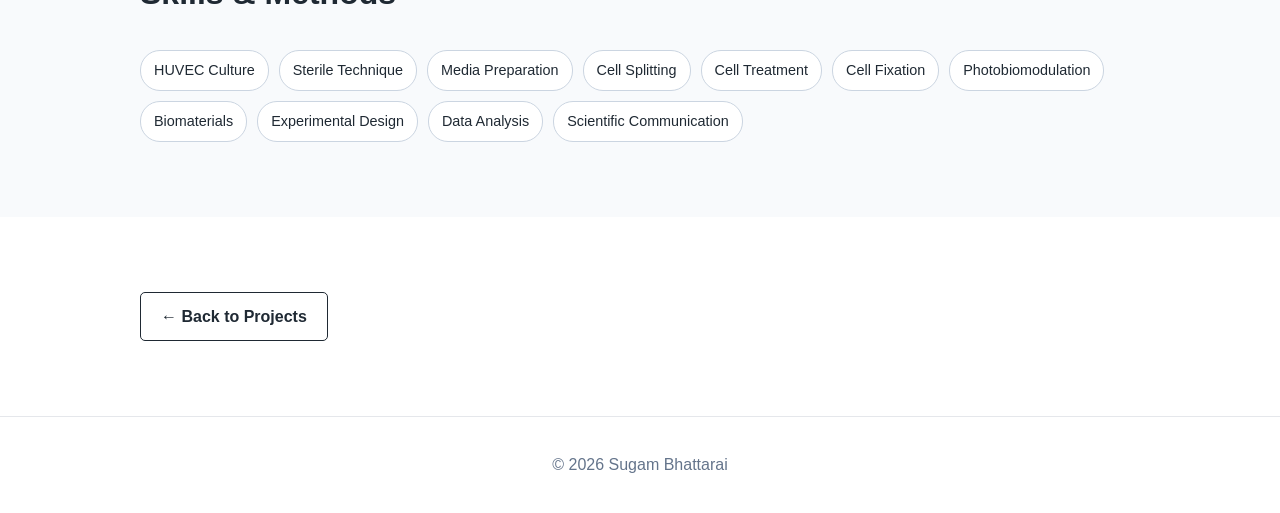
<file: research.html>
<!DOCTYPE html>
<html lang="en">

<head>
    <meta charset="UTF-8">

    <meta name="viewport"
          content="width=device-width, initial-scale=1.0">

    <meta name="description"
          content="Endothelial regeneration research by Sugam Bhattarai involving photobiomodulation, biomimetic extracellular matrix substrates, and HUVEC experiments.">

    <title>Endothelial Regeneration Research | Sugam Bhattarai</title>

    <link rel="stylesheet" href="style.css">
</head>

<body>

<nav>

    <div class="logo">
        <a href="index.html">Sugam Bhattarai</a>
    </div>

    <ul>
        <li><a href="index.html#about">About</a></li>
        <li><a href="index.html#projects">Projects</a></li>
        <li><a href="experience.html">Experience</a></li>
        <li><a href="achievements.html">Achievements</a></li>
        <li><a href="resume.html">Resume</a></li>
        <li><a href="index.html#contact">Contact</a></li>
    </ul>

</nav>

<header class="project-hero">

    <div class="project-container">

        <p class="project-label">
            Biomedical Research • Cell Culture • Photobiomodulation
        </p>

        <h1>
            Endothelial Regeneration Research
        </h1>

        <p class="project-subtitle">
            Experimental research investigating strategies to support
            endothelial cell recovery using photobiomodulation,
            biomimetic extracellular matrix substrates, and controlled
            HUVEC experiments.
        </p>

        <div class="project-meta">
            <span>Aug. 2025 – Present</span>
            <span>HUVEC</span>
            <span>Photobiomodulation</span>
            <span>Biomaterials</span>
        </div>

    </div>

</header>


<section>

    <div class="project-container">

        <h2 class="section-title">
            Research Overview
        </h2>

        <p>
            My undergraduate research focuses on endothelial cell
            recovery and regeneration. One portion of this work examines
            how red and blue light exposure interacts with biomimetic
            extracellular matrix substrates such as laminin and collagen
            to influence HUVEC recovery and growth.
        </p>

        <br>

        <p>
            The broader goal of the research is to understand how
            controlled physical and biochemical treatment conditions
            can support endothelial regeneration and contribute to the
            development of future therapeutic technologies.
        </p>

    </div>

</section>


<section class="projects">

    <div class="project-container">

        <h2 class="section-title">
            Experimental Approach
        </h2>

        <div class="project-grid">

            <div class="project-card">

                <h3>Cell Model</h3>

                <p>
                    Human umbilical vein endothelial cells (HUVECs)
                    are used as the experimental endothelial cell model.
                </p>

            </div>


            <div class="project-card">

                <h3>Photobiomodulation</h3>

                <p>
                    Red and blue light exposures are evaluated as
                    controlled treatment conditions for endothelial
                    cell recovery.
                </p>

            </div>


            <div class="project-card">

                <h3>ECM Substrates</h3>

                <p>
                    Laminin and collagen are investigated as
                    biomimetic extracellular matrix substrates
                    for supporting cell attachment and recovery.
                </p>

            </div>

        </div>

    </div>

</section>


<section>

    <div class="project-container">

        <h2 class="section-title">
            Selected Findings
        </h2>

        <p>
            The conference poster below presents results from the
            photobiomodulation and extracellular-matrix portion of the
            project. The study compared untreated cells, light-treated
            cells, ECM-coated conditions, and combined treatment groups.
        </p>

        <br>

        <p>
            The poster reports stronger HUVEC recovery under red-light
            conditions and shows particularly strong recovery when
            red-light exposure was combined with laminin.
        </p>

    </div>

</section>


<section class="projects">

    <div class="project-container">

        <h2 class="section-title">
            Research Poster
        </h2>

        <p class="gallery-intro">
            Poster presenting the photobiomodulation and biomimetic
            extracellular-matrix portion of the endothelial regeneration
            research.
        </p>

        <div class="featured-drawing">

            <a href="images/research/endothelial-regeneration-poster.jpg"
               target="_blank">

                <img
                    src="images/research/endothelial-regeneration-poster.jpg"
                    alt="Research poster on photobiomodulation and biomimetic ECM substrates for endothelial regeneration"
                    loading="lazy">

            </a>

            <div class="drawing-caption">

                <h3>
                    Photobiomodulation and Biomimetic ECM Substrates
                    Drive Endothelial Regeneration
                </h3>

                <p>
                    Research poster presenting experimental methods,
                    microscopy images, treatment comparisons,
                    quantitative results, and future directions.
                </p>

            </div>

        </div>

        <p class="gallery-note">
            Select the poster to view the full-resolution version.
        </p>

    </div>

</section>


<section>

    <div class="project-container">

        <h2 class="section-title">
            Ongoing Research
        </h2>

        <p>
            A current phase of the project is investigating a glucose-based
endothelial injury model. HUVECs are being exposed to elevated
            glucose conditions to induce cellular stress, after which
            regenerative treatment strategies will be evaluated using
            laminin, collagen, and red/blue light conditions.
        </p>

        <br>

        <p>
            Data collection for this phase is currently in progress,
            and results will be added once sufficient experimental
            data are available.
        </p>

        <br>

        <p>
            Additional work also includes evaluating gold nanoparticle
            biocompatibility and concentration limits for potential
            therapeutic-delivery applications.
        </p>

    </div>

</section>


<section class="projects">

    <div class="project-container">

        <h2 class="section-title">
            Skills & Methods
        </h2>

        <div class="skill-tags">

            <span>HUVEC Culture</span>
            <span>Sterile Technique</span>
            <span>Media Preparation</span>
            <span>Cell Splitting</span>
            <span>Cell Treatment</span>
            <span>Cell Fixation</span>
            <span>Photobiomodulation</span>
            <span>Biomaterials</span>
            <span>Experimental Design</span>
            <span>Data Analysis</span>
            <span>Scientific Communication</span>

        </div>

    </div>

</section>


<section>

    <div class="project-container">

        <a class="button"
           href="index.html#projects">
            ← Back to Projects
        </a>

    </div>

</section>


<footer>
    © 2026 Sugam Bhattarai
</footer>

</body>

</html>
</file>
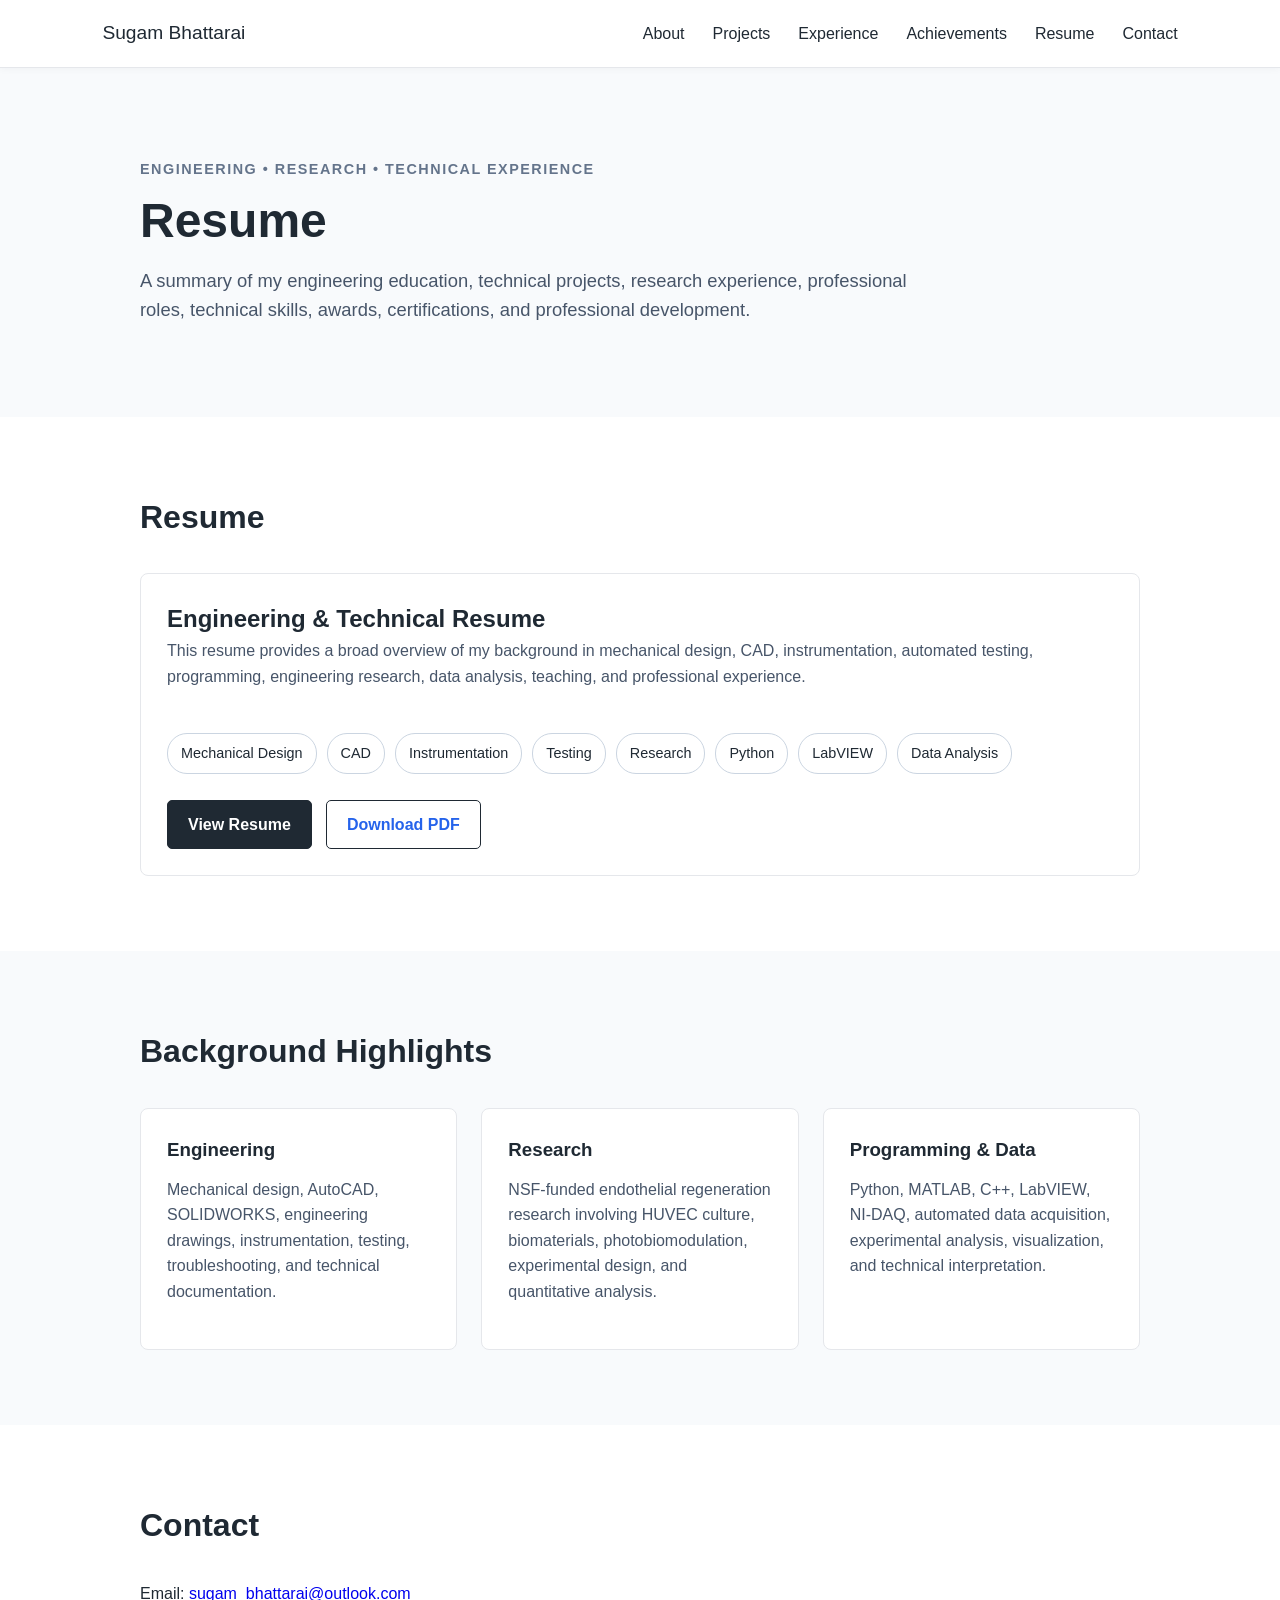
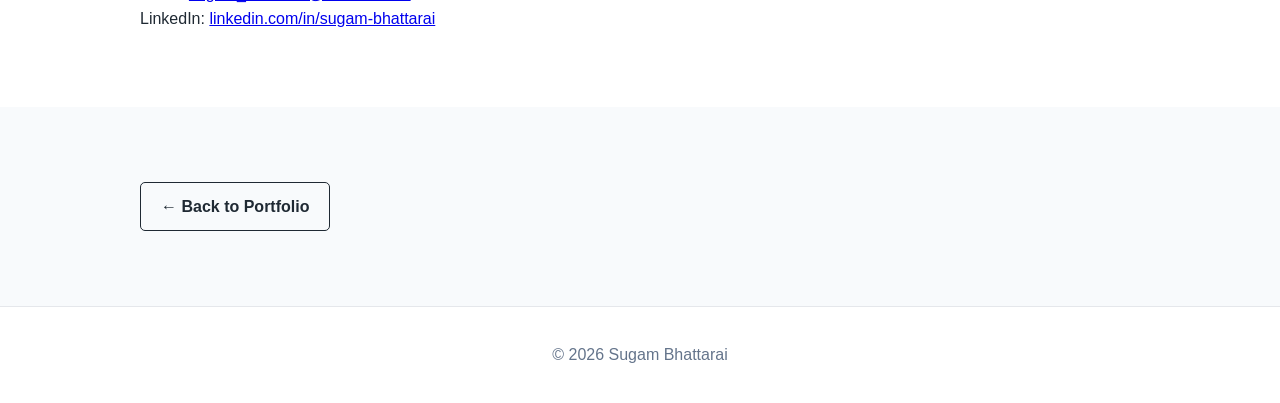
<file: resume.html>
<!DOCTYPE html>
<html lang="en">

<head>

    <meta charset="UTF-8">

    <meta name="viewport"
          content="width=device-width, initial-scale=1.0">

    <meta name="description"
          content="Resume of Sugam Bhattarai featuring engineering design, research, instrumentation, technical projects, and professional experience.">

    <title>Resume | Sugam Bhattarai</title>

    <link rel="stylesheet" href="style.css">

</head>

<body>


<!-- ====================================================== -->
<!-- NAVIGATION -->
<!-- ====================================================== -->

<nav>

    <div class="logo">
        <a href="index.html">Sugam Bhattarai</a>
    </div>

    <ul>
        <li><a href="index.html#about">About</a></li>
        <li><a href="index.html#projects">Projects</a></li>
        <li><a href="experience.html">Experience</a></li>
        <li><a href="achievements.html">Achievements</a></li>
        <li><a href="resume.html">Resume</a></li>
        <li><a href="index.html#contact">Contact</a></li>
    </ul>

</nav>


<!-- ====================================================== -->
<!-- HERO -->
<!-- ====================================================== -->

<header class="project-hero">

    <div class="project-container">

        <p class="project-label">
            Engineering • Research • Technical Experience
        </p>

        <h1>
            Resume
        </h1>

        <p class="project-subtitle">
            A summary of my engineering education, technical projects,
            research experience, professional roles, technical skills,
            awards, certifications, and professional development.
        </p>

    </div>

</header>


<!-- ====================================================== -->
<!-- RESUME -->
<!-- ====================================================== -->

<section>

    <div class="project-container">

        <h2 class="section-title">
            Resume
        </h2>

        <div class="project-card">

            <h2>
                Engineering & Technical Resume
            </h2>

            <p>
                This resume provides a broad overview of my background
                in mechanical design, CAD, instrumentation, automated
                testing, programming, engineering research, data analysis,
                teaching, and professional experience.
            </p>

            <br>

            <div class="skill-tags">

                <span>Mechanical Design</span>
                <span>CAD</span>
                <span>Instrumentation</span>
                <span>Testing</span>
                <span>Research</span>
                <span>Python</span>
                <span>LabVIEW</span>
                <span>Data Analysis</span>

            </div>

            <br>

            <div class="buttons">

                <a class="button primary"
                   href="files/sugam-bhattarai-resume.pdf?v=20261122"
                   target="_blank">
                    View Resume
                </a>

                <a class="button"
                   href="files/sugam-bhattarai-resume.pdf?v=20261122"
                   download>
                    Download PDF
                </a>

            </div>

        </div>

    </div>

</section>


<!-- ====================================================== -->
<!-- RESUME HIGHLIGHTS -->
<!-- ====================================================== -->

<section class="projects">

    <div class="project-container">

        <h2 class="section-title">
            Background Highlights
        </h2>

        <div class="project-grid">


            <div class="project-card">

                <h3>
                    Engineering
                </h3>

                <p>
                    Mechanical design, AutoCAD, SOLIDWORKS,
                    engineering drawings, instrumentation,
                    testing, troubleshooting, and technical documentation.
                </p>

            </div>


            <div class="project-card">

                <h3>
                    Research
                </h3>

                <p>
                    NSF-funded endothelial regeneration research
                    involving HUVEC culture, biomaterials,
                    photobiomodulation, experimental design,
                    and quantitative analysis.
                </p>

            </div>


            <div class="project-card">

                <h3>
                    Programming & Data
                </h3>

                <p>
                    Python, MATLAB, C++, LabVIEW, NI-DAQ,
                    automated data acquisition, experimental analysis,
                    visualization, and technical interpretation.
                </p>

            </div>

        </div>

    </div>

</section>


<!-- ====================================================== -->
<!-- CONTACT -->
<!-- ====================================================== -->

<section>

    <div class="project-container">

        <h2 class="section-title">
            Contact
        </h2>

        <p>
            Email:
            <a href="mailto:sugam_bhattarai@outlook.com">
                sugam_bhattarai@outlook.com
            </a>
        </p>

        <p>
            LinkedIn:
            <a href="https://www.linkedin.com/in/sugam-bhattarai"
               target="_blank">
                linkedin.com/in/sugam-bhattarai
            </a>
        </p>

    </div>

</section>


<!-- ====================================================== -->
<!-- BACK -->
<!-- ====================================================== -->

<section class="projects">

    <div class="project-container">

        <a class="button"
           href="index.html">
            ← Back to Portfolio
        </a>

    </div>

</section>


<!-- ====================================================== -->
<!-- FOOTER -->
<!-- ====================================================== -->

<footer>
    © 2026 Sugam Bhattarai
</footer>


</body>

</html>
</file>
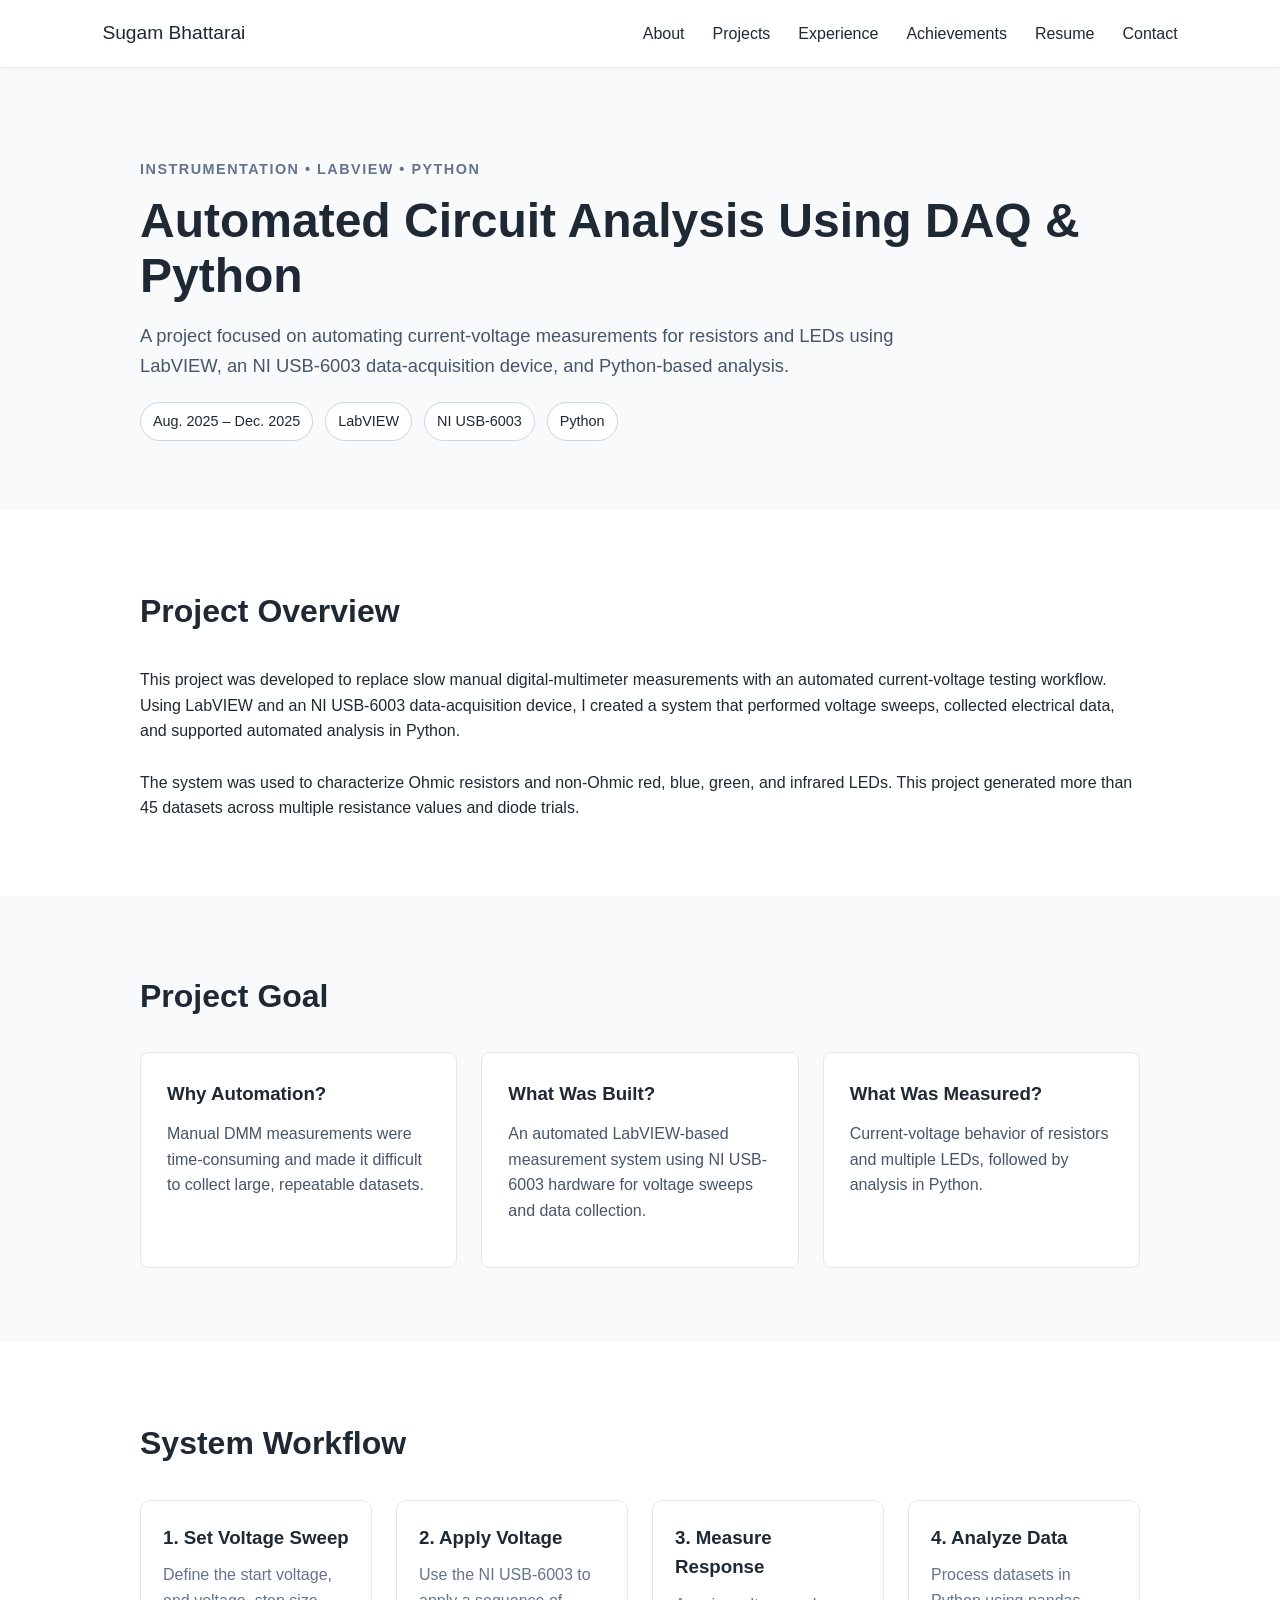
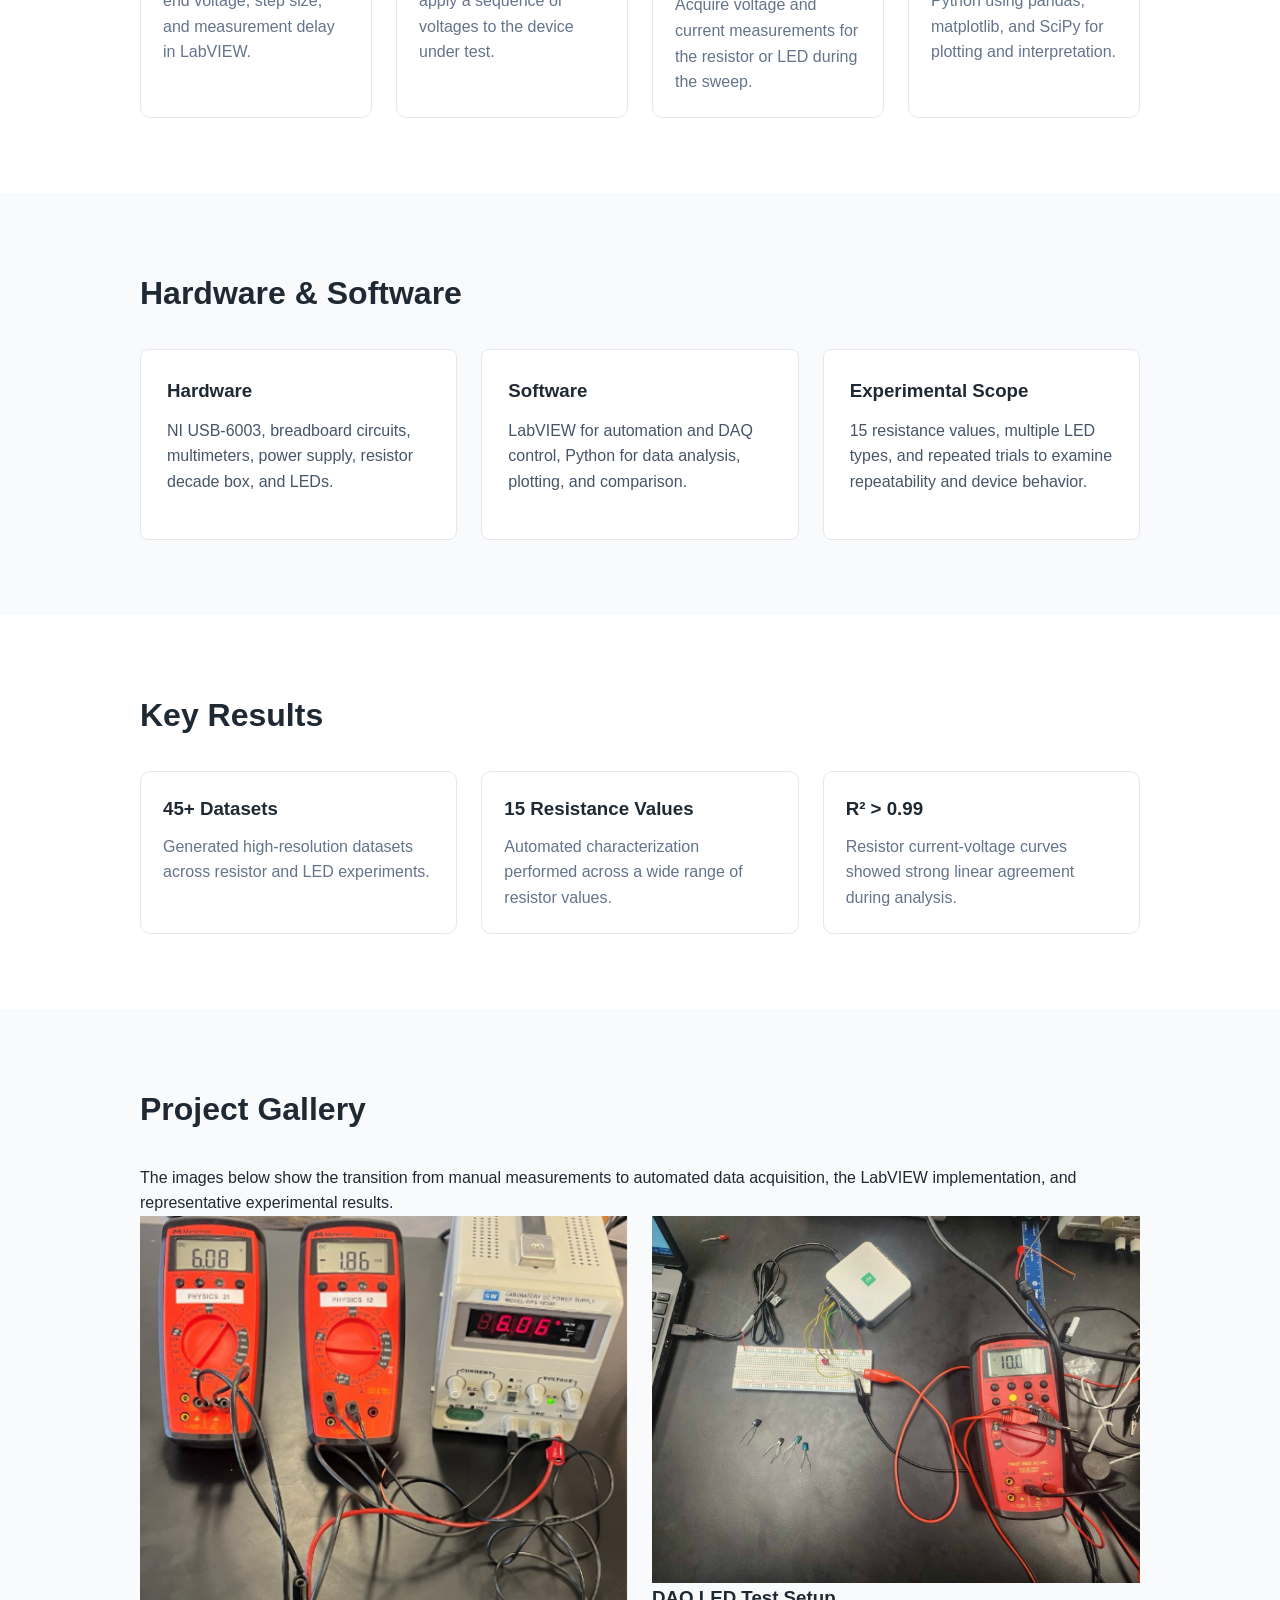
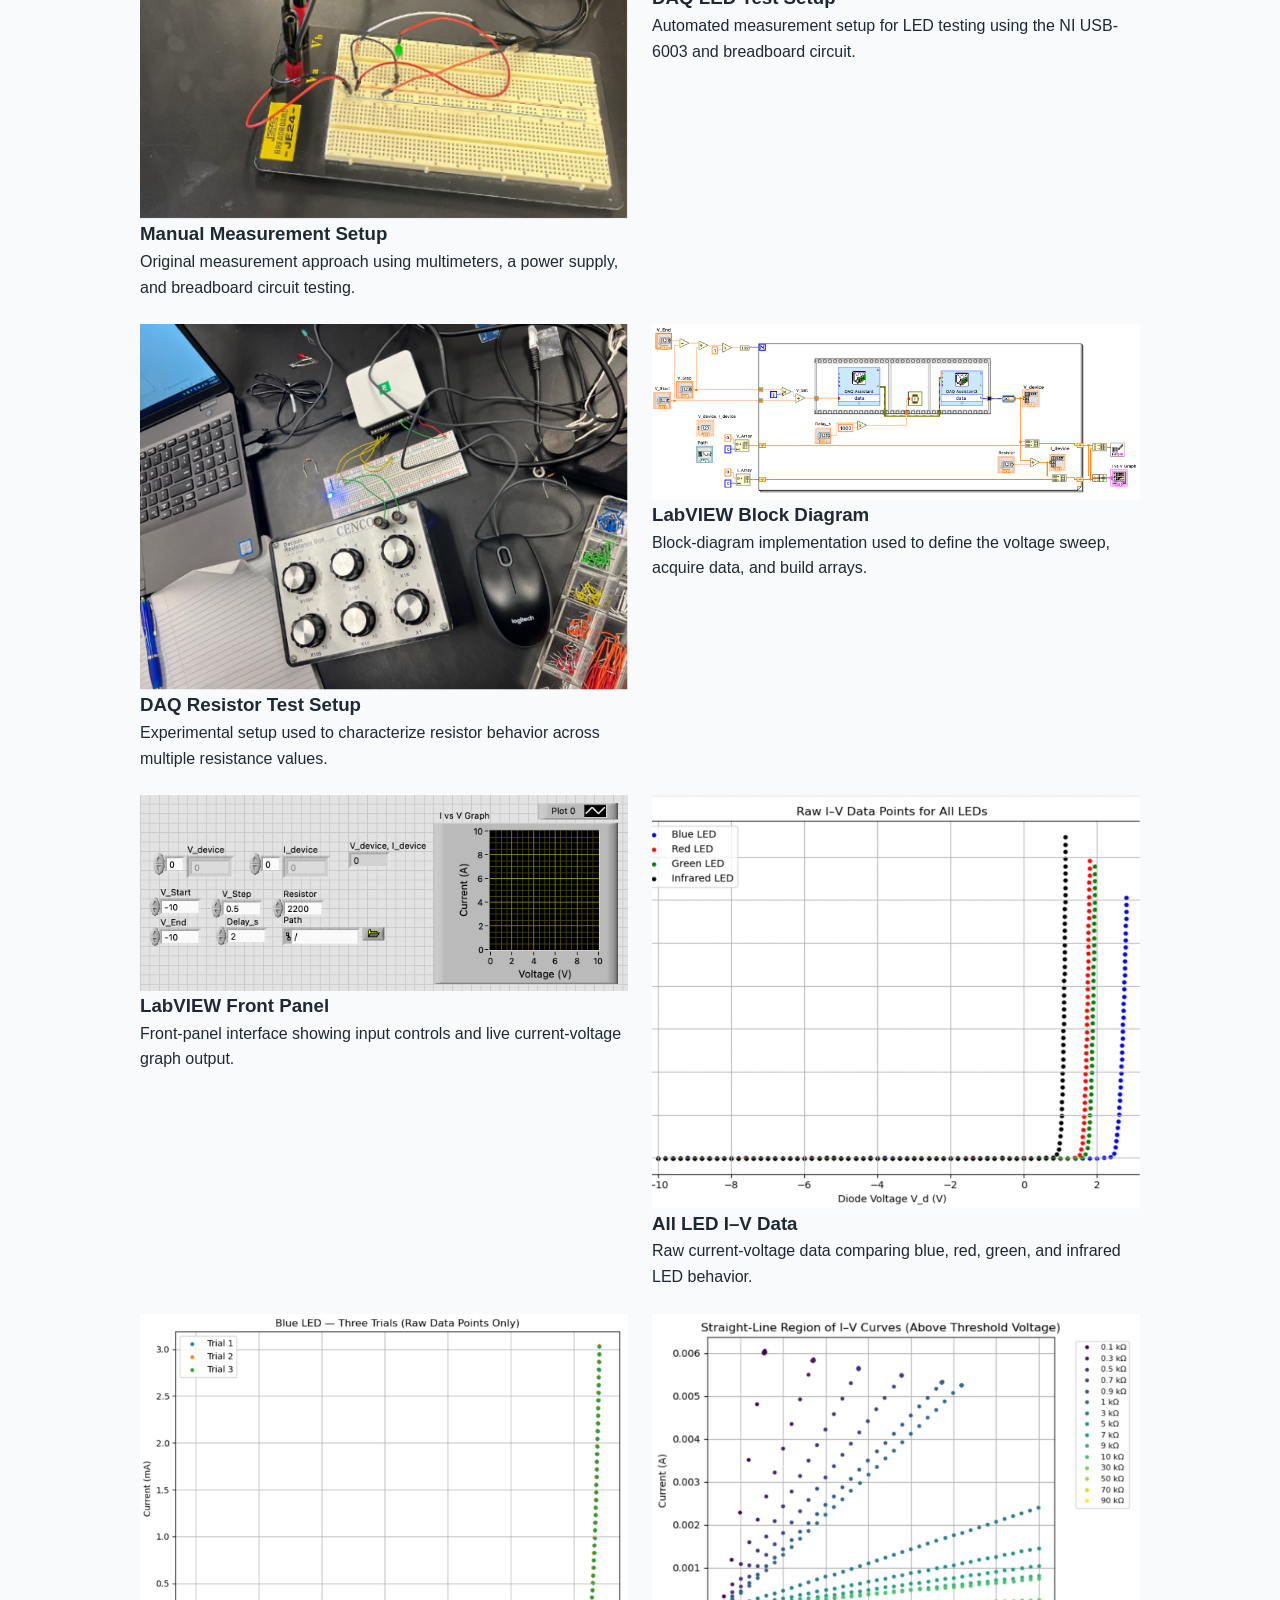
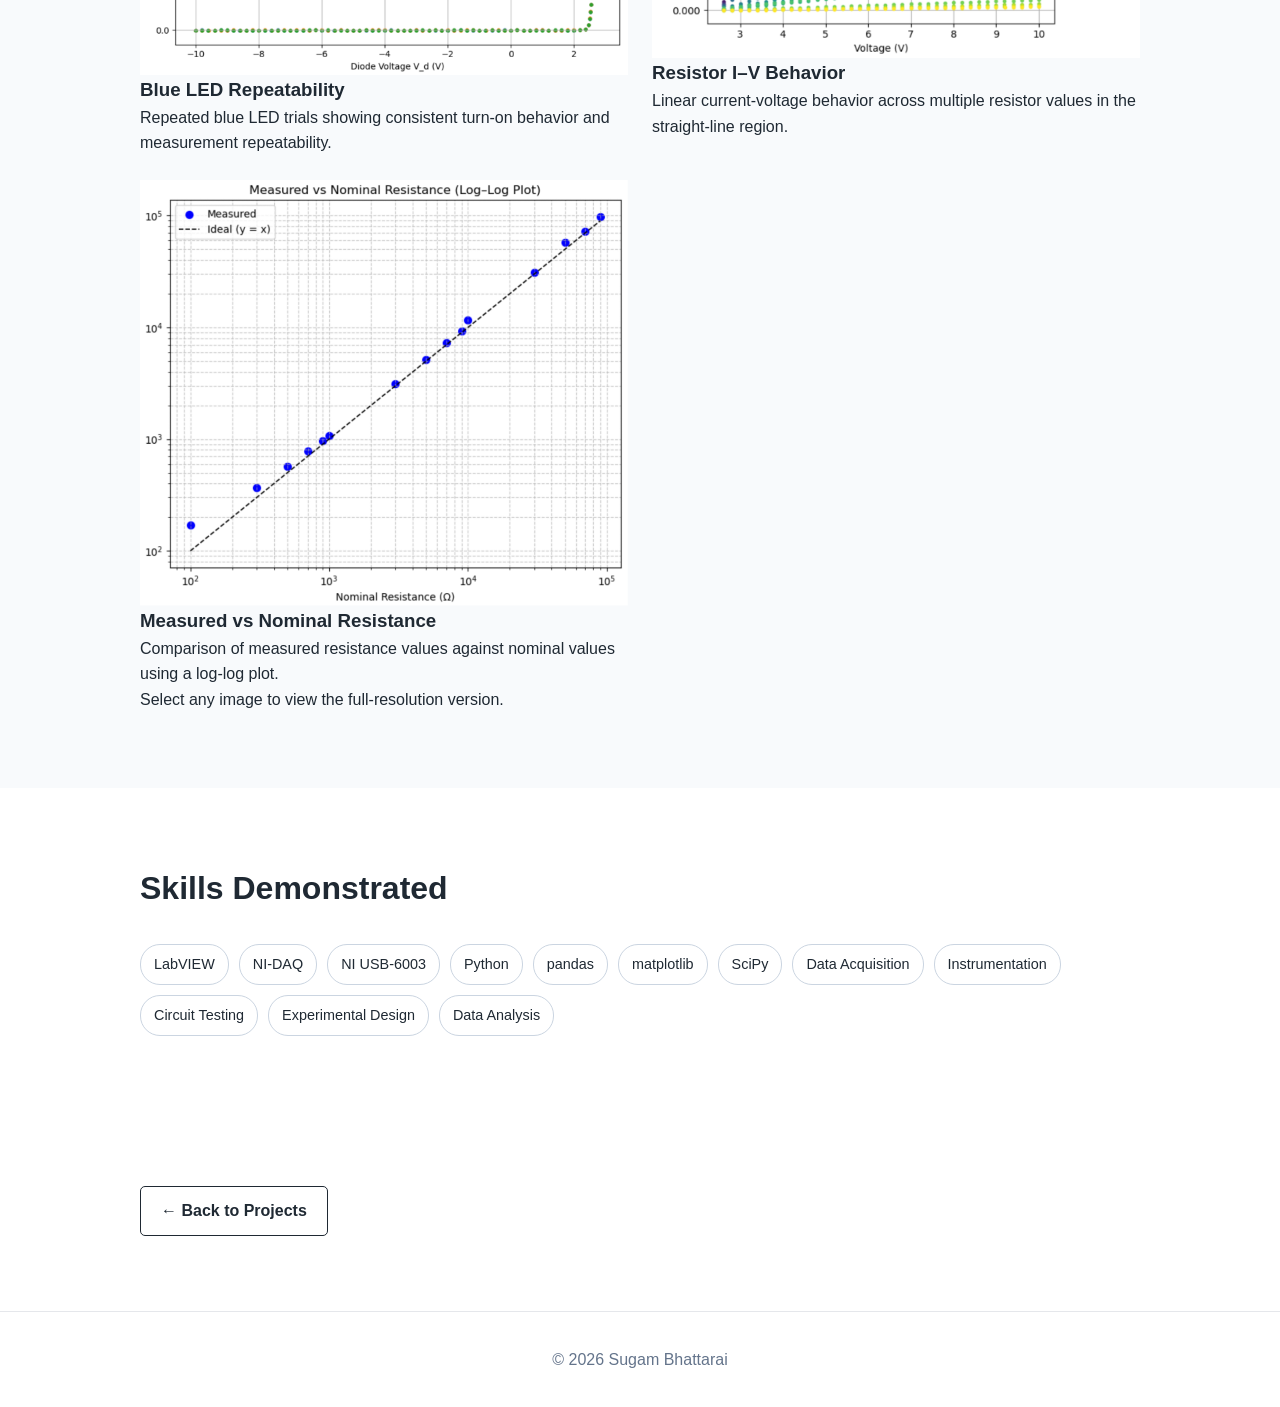
<file: projects/daq-python.html>
<!DOCTYPE html>
<html lang="en">

<head>
    <meta charset="UTF-8">

    <meta name="viewport"
          content="width=device-width, initial-scale=1.0">

    <meta name="description"
          content="Automated circuit analysis project using LabVIEW, NI USB-6003, and Python by Sugam Bhattarai.">

    <title>Automated Circuit Analysis Using DAQ & Python | Sugam Bhattarai</title>

    <link rel="stylesheet" href="../style.css">
</head>

<body>

<nav>

    <div class="logo">
        <a href="../index.html">Sugam Bhattarai</a>
    </div>

    <ul>
        <li><a href="../index.html#about">About</a></li>
        <li><a href="../index.html#projects">Projects</a></li>
        <li><a href="../experience.html">Experience</a></li>
        <li><a href="../achievements.html">Achievements</a></li>
        <li><a href="../resume.html">Resume</a></li>
        <li><a href="../index.html#contact">Contact</a></li>
    </ul>

</nav>
<header class="project-hero">
    <div class="project-container">

        <p class="project-label">
            Instrumentation • LabVIEW • Python
        </p>

        <h1>
            Automated Circuit Analysis Using DAQ & Python
        </h1>

        <p class="project-subtitle">
            A project focused on automating current-voltage measurements
            for resistors and LEDs using LabVIEW, an NI USB-6003
            data-acquisition device, and Python-based analysis.
        </p>

        <div class="project-meta">
            <span>Aug. 2025 – Dec. 2025</span>
            <span>LabVIEW</span>
            <span>NI USB-6003</span>
            <span>Python</span>
        </div>

    </div>
</header>

<section>
    <div class="project-container">

        <h2 class="section-title">
            Project Overview
        </h2>

        <p>
            This project was developed to replace slow manual
            digital-multimeter measurements with an automated
            current-voltage testing workflow. Using LabVIEW and
            an NI USB-6003 data-acquisition device, I created a
            system that performed voltage sweeps, collected
            electrical data, and supported automated analysis
            in Python.
        </p>

        <br>

        <p>
            The system was used to characterize Ohmic resistors
            and non-Ohmic red, blue, green, and infrared LEDs.
            This project generated more than 45 datasets across
            multiple resistance values and diode trials.
        </p>

    </div>
</section>

<section class="projects">
    <div class="project-container">

        <h2 class="section-title">
            Project Goal
        </h2>

        <div class="project-grid">

            <div class="project-card">
                <h3>Why Automation?</h3>
                <p>
                    Manual DMM measurements were time-consuming and made it
                    difficult to collect large, repeatable datasets.
                </p>
            </div>

            <div class="project-card">
                <h3>What Was Built?</h3>
                <p>
                    An automated LabVIEW-based measurement system using
                    NI USB-6003 hardware for voltage sweeps and data collection.
                </p>
            </div>

            <div class="project-card">
                <h3>What Was Measured?</h3>
                <p>
                    Current-voltage behavior of resistors and multiple LEDs,
                    followed by analysis in Python.
                </p>
            </div>

        </div>

    </div>
</section>

<section>
    <div class="project-container">

        <h2 class="section-title">
            System Workflow
        </h2>

        <div class="flow-grid">

            <div class="flow-card">
                <h3>1. Set Voltage Sweep</h3>
                <p>
                    Define the start voltage, end voltage, step size,
                    and measurement delay in LabVIEW.
                </p>
            </div>

            <div class="flow-card">
                <h3>2. Apply Voltage</h3>
                <p>
                    Use the NI USB-6003 to apply a sequence of voltages
                    to the device under test.
                </p>
            </div>

            <div class="flow-card">
                <h3>3. Measure Response</h3>
                <p>
                    Acquire voltage and current measurements for the
                    resistor or LED during the sweep.
                </p>
            </div>

            <div class="flow-card">
                <h3>4. Analyze Data</h3>
                <p>
                    Process datasets in Python using pandas,
                    matplotlib, and SciPy for plotting and interpretation.
                </p>
            </div>

        </div>

    </div>
</section>

<section class="projects">
    <div class="project-container">

        <h2 class="section-title">
            Hardware & Software
        </h2>

        <div class="project-grid">

            <div class="project-card">
                <h3>Hardware</h3>
                <p>
                    NI USB-6003, breadboard circuits, multimeters,
                    power supply, resistor decade box, and LEDs.
                </p>
            </div>

            <div class="project-card">
                <h3>Software</h3>
                <p>
                    LabVIEW for automation and DAQ control,
                    Python for data analysis, plotting, and comparison.
                </p>
            </div>

            <div class="project-card">
                <h3>Experimental Scope</h3>
                <p>
                    15 resistance values, multiple LED types,
                    and repeated trials to examine repeatability
                    and device behavior.
                </p>
            </div>

        </div>

    </div>
</section>

<section>
    <div class="project-container">

        <h2 class="section-title">
            Key Results
        </h2>

        <div class="result-grid">

            <div class="result-card">
                <h3>45+ Datasets</h3>
                <p>
                    Generated high-resolution datasets across resistor
                    and LED experiments.
                </p>
            </div>

            <div class="result-card">
                <h3>15 Resistance Values</h3>
                <p>
                    Automated characterization performed across a wide
                    range of resistor values.
                </p>
            </div>

            <div class="result-card">
                <h3>R² > 0.99</h3>
                <p>
                    Resistor current-voltage curves showed strong
                    linear agreement during analysis.
                </p>
            </div>

        </div>

    </div>
</section>

<section class="projects">
    <div class="project-container">

        <h2 class="section-title">
            Project Gallery
        </h2>

        <p class="gallery-intro">
            The images below show the transition from manual measurements
            to automated data acquisition, the LabVIEW implementation,
            and representative experimental results.
        </p>

        <div class="drawing-grid">

            <figure class="drawing-card">
                <a href="../images/daq/manual-measurement-setup.png" target="_blank">
                    <img src="../images/daq/manual-measurement-setup.png"
                         alt="Manual electrical measurement setup with multimeters and power supply"
                         loading="lazy">
                </a>
                <figcaption>
                    <h3>Manual Measurement Setup</h3>
                    <p>
                        Original measurement approach using multimeters,
                        a power supply, and breadboard circuit testing.
                    </p>
                </figcaption>
            </figure>

            <figure class="drawing-card">
                <a href="../images/daq/daq-led-setup.png" target="_blank">
                    <img src="../images/daq/daq-led-setup.png"
                         alt="DAQ setup for LED testing using NI USB-6003 and breadboard"
                         loading="lazy">
                </a>
                <figcaption>
                    <h3>DAQ LED Test Setup</h3>
                    <p>
                        Automated measurement setup for LED testing
                        using the NI USB-6003 and breadboard circuit.
                    </p>
                </figcaption>
            </figure>

            <figure class="drawing-card">
                <a href="../images/daq/daq-resistor-setup.png" target="_blank">
                    <img src="../images/daq/daq-resistor-setup.png"
                         alt="DAQ resistor setup using decade resistance box and NI USB-6003"
                         loading="lazy">
                </a>
                <figcaption>
                    <h3>DAQ Resistor Test Setup</h3>
                    <p>
                        Experimental setup used to characterize resistor
                        behavior across multiple resistance values.
                    </p>
                </figcaption>
            </figure>

            <figure class="drawing-card">
                <a href="../images/daq/labview-block-diagram.png" target="_blank">
                    <img src="../images/daq/labview-block-diagram.png"
                         alt="LabVIEW block diagram for automated circuit analysis"
                         loading="lazy">
                </a>
                <figcaption>
                    <h3>LabVIEW Block Diagram</h3>
                    <p>
                        Block-diagram implementation used to define
                        the voltage sweep, acquire data, and build arrays.
                    </p>
                </figcaption>
            </figure>

            <figure class="drawing-card">
                <a href="../images/daq/labview-front-panel.png" target="_blank">
                    <img src="../images/daq/labview-front-panel.png"
                         alt="LabVIEW front panel for DAQ-based circuit measurement"
                         loading="lazy">
                </a>
                <figcaption>
                    <h3>LabVIEW Front Panel</h3>
                    <p>
                        Front-panel interface showing input controls
                        and live current-voltage graph output.
                    </p>
                </figcaption>
            </figure>

            <figure class="drawing-card">
                <a href="../images/daq/all-led-iv-plot.png" target="_blank">
                    <img src="../images/daq/all-led-iv-plot.png"
                         alt="Raw current-voltage data points for multiple LEDs"
                         loading="lazy">
                </a>
                <figcaption>
                    <h3>All LED I–V Data</h3>
                    <p>
                        Raw current-voltage data comparing blue, red,
                        green, and infrared LED behavior.
                    </p>
                </figcaption>
            </figure>

            <figure class="drawing-card">
                <a href="../images/daq/blue-led-trials.png" target="_blank">
                    <img src="../images/daq/blue-led-trials.png"
                         alt="Blue LED three trial current-voltage plot"
                         loading="lazy">
                </a>
                <figcaption>
                    <h3>Blue LED Repeatability</h3>
                    <p>
                        Repeated blue LED trials showing consistent
                        turn-on behavior and measurement repeatability.
                    </p>
                </figcaption>
            </figure>

            <figure class="drawing-card">
                <a href="../images/daq/resistor-iv-region.png" target="_blank">
                    <img src="../images/daq/resistor-iv-region.png"
                         alt="Straight-line region of resistor IV curves"
                         loading="lazy">
                </a>
                <figcaption>
                    <h3>Resistor I–V Behavior</h3>
                    <p>
                        Linear current-voltage behavior across multiple
                        resistor values in the straight-line region.
                    </p>
                </figcaption>
            </figure>

            <figure class="drawing-card">
                <a href="../images/daq/measured-vs-nominal-resistance.png" target="_blank">
                    <img src="../images/daq/measured-vs-nominal-resistance.png"
                         alt="Measured versus nominal resistance log-log plot"
                         loading="lazy">
                </a>
                <figcaption>
                    <h3>Measured vs Nominal Resistance</h3>
                    <p>
                        Comparison of measured resistance values against
                        nominal values using a log-log plot.
                    </p>
                </figcaption>
            </figure>

        </div>

        <p class="gallery-note">
            Select any image to view the full-resolution version.
        </p>

    </div>
</section>

<section>
    <div class="project-container">

        <h2 class="section-title">
            Skills Demonstrated
        </h2>

        <div class="skill-tags">
            <span>LabVIEW</span>
            <span>NI-DAQ</span>
            <span>NI USB-6003</span>
            <span>Python</span>
            <span>pandas</span>
            <span>matplotlib</span>
            <span>SciPy</span>
            <span>Data Acquisition</span>
            <span>Instrumentation</span>
            <span>Circuit Testing</span>
            <span>Experimental Design</span>
            <span>Data Analysis</span>
        </div>

    </div>
</section>

<section>
    <div class="project-container">
        <a class="button" href="../index.html#projects">
            ← Back to Projects
        </a>
    </div>
</section>

<footer>
    © 2026 Sugam Bhattarai
</footer>

</body>
</html>
</file>
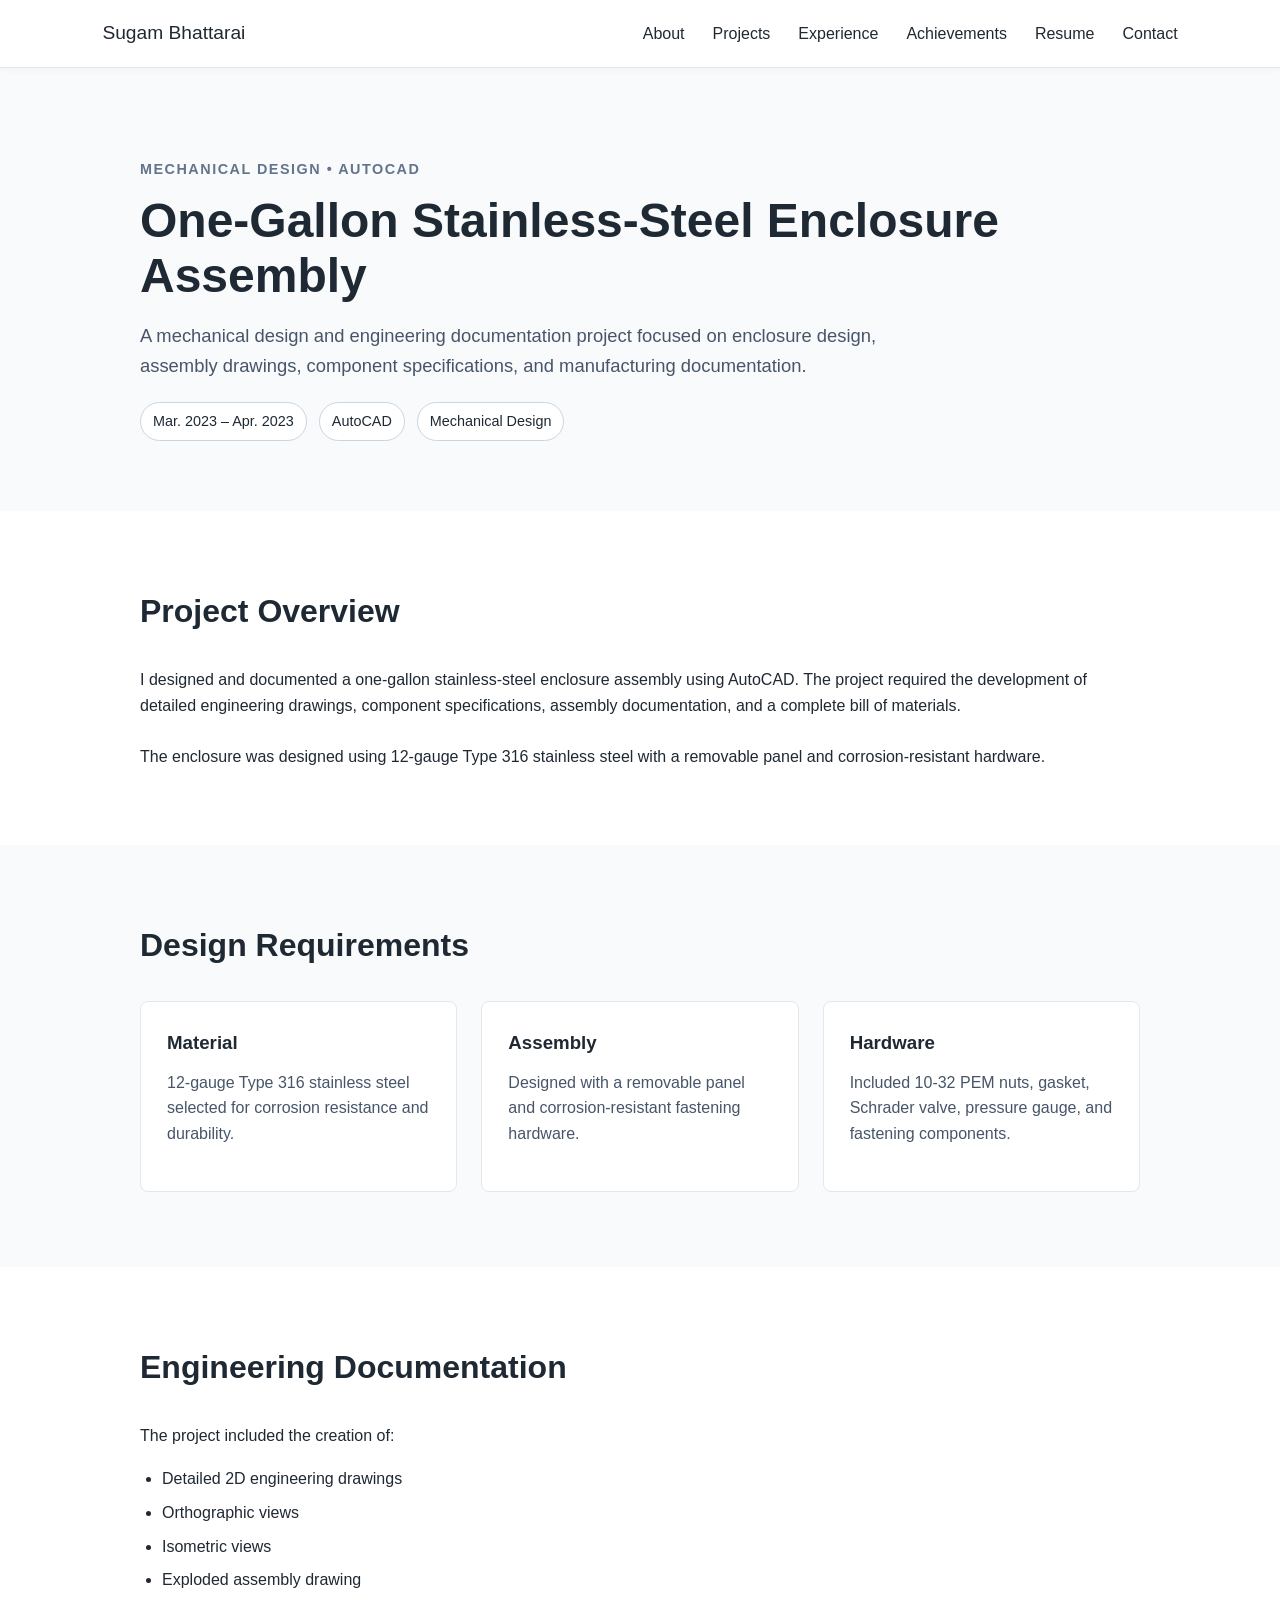
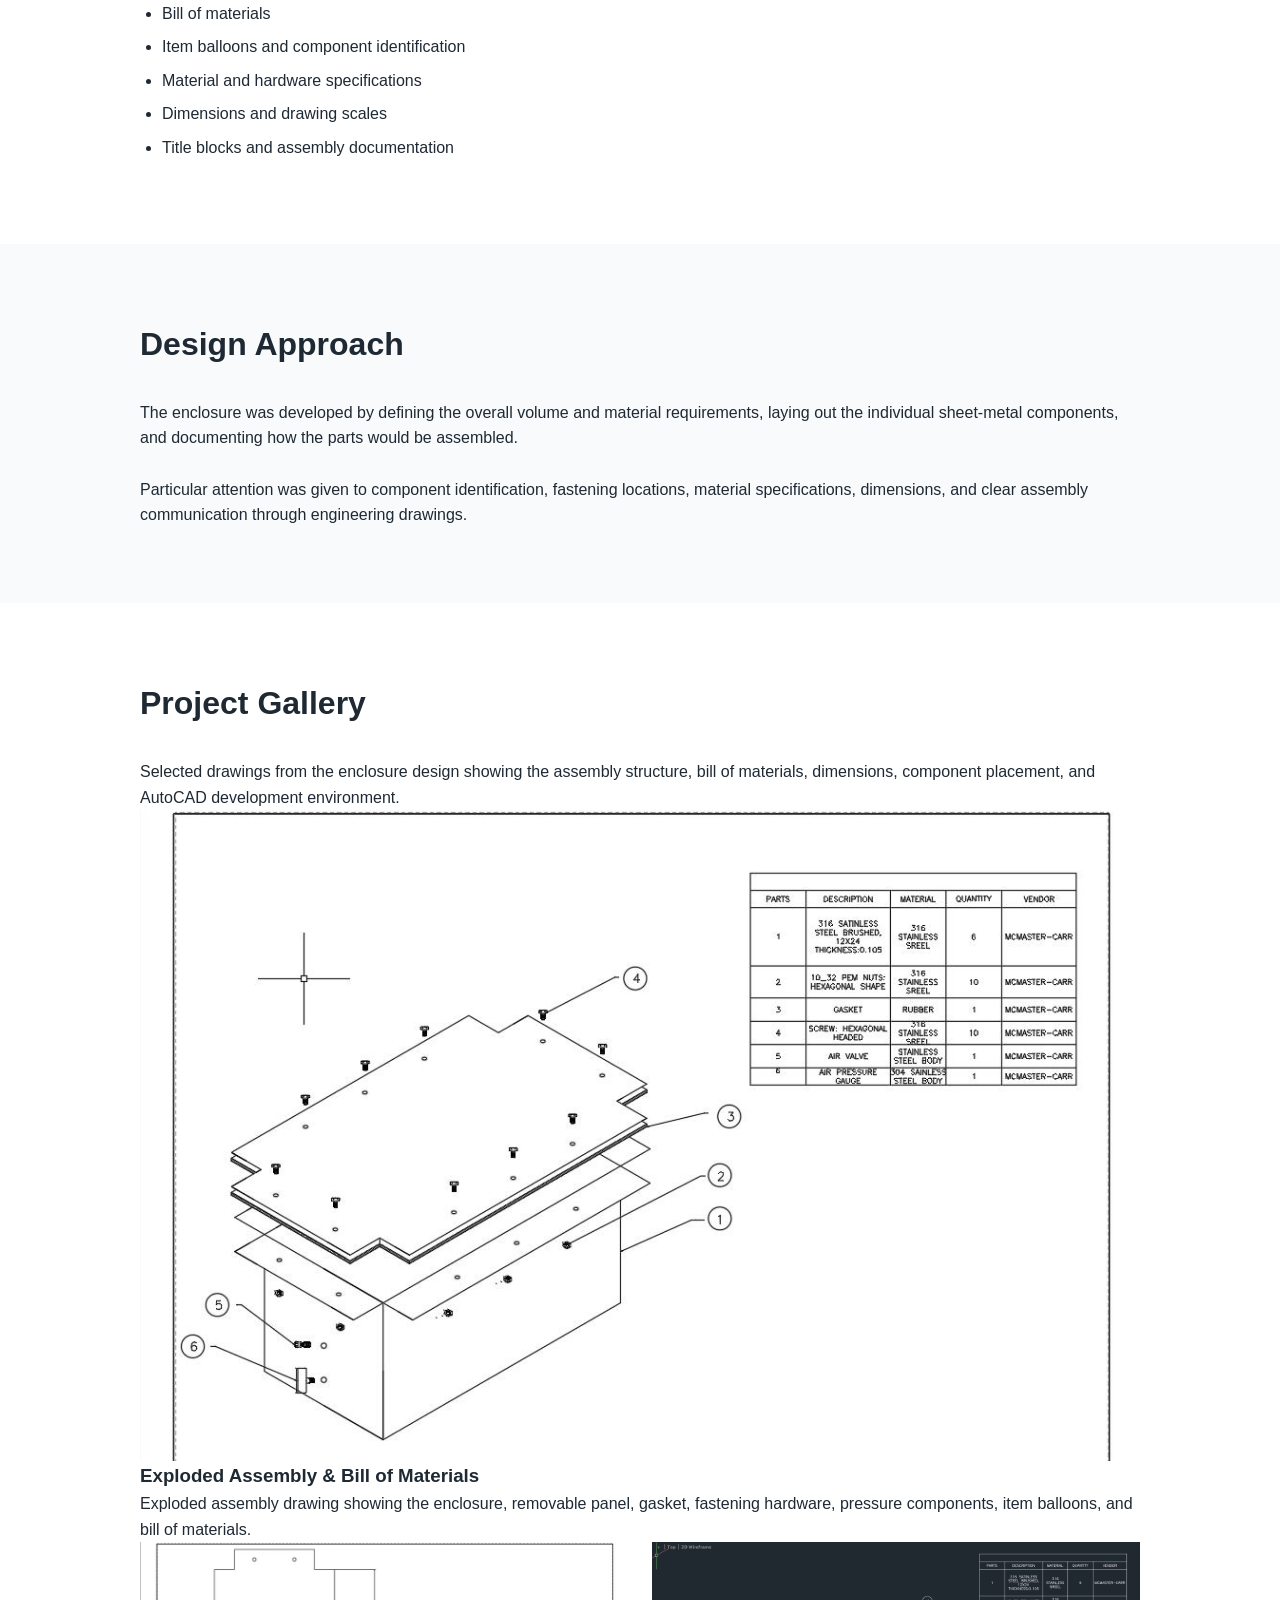
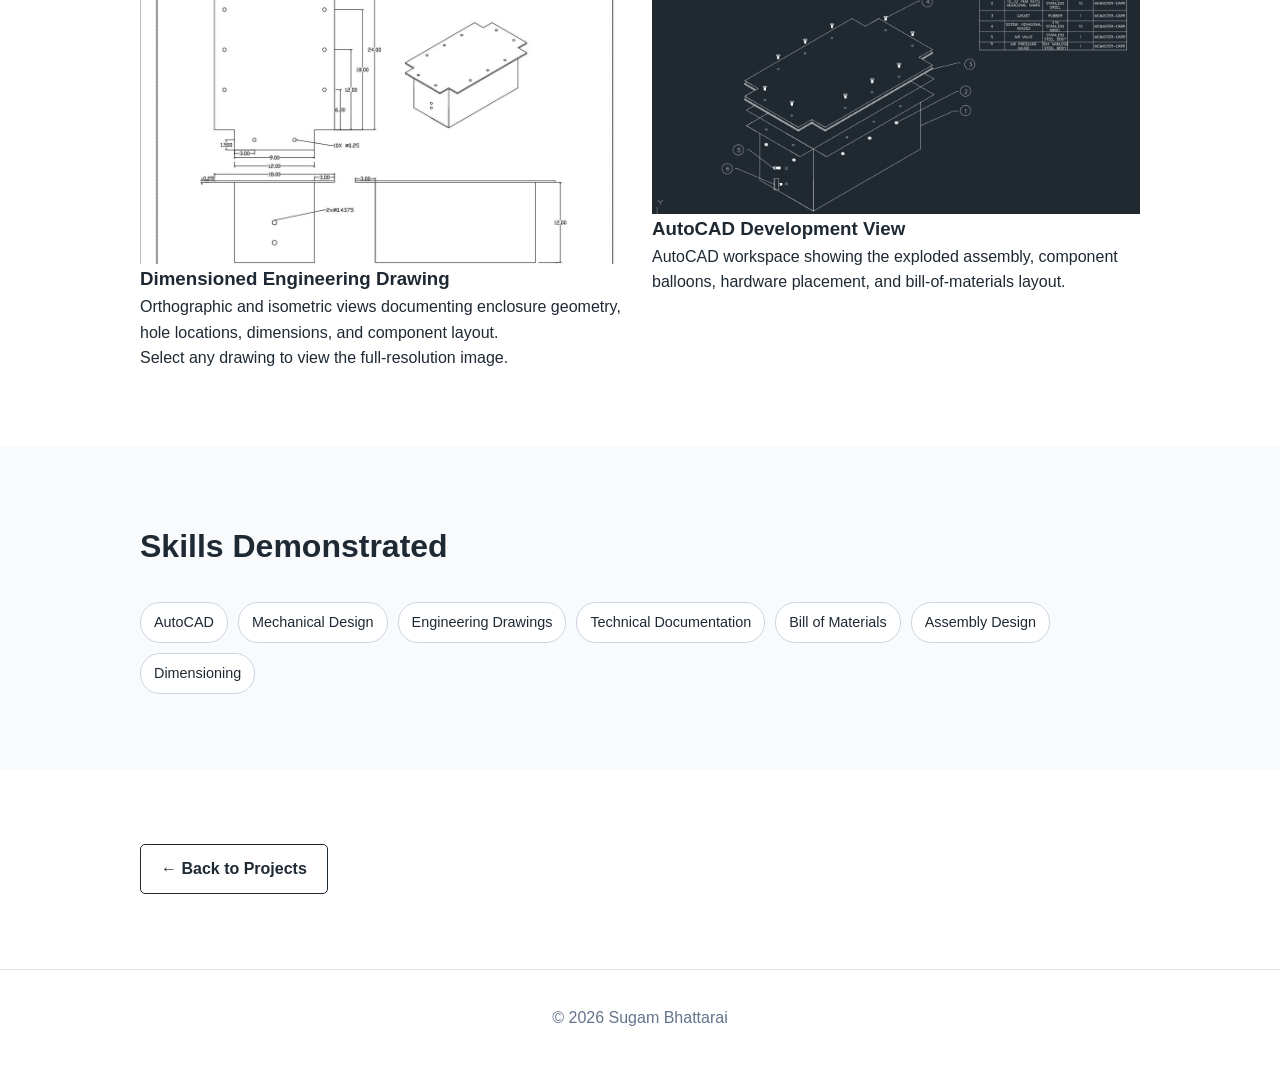
<file: projects/enclosure.html>
<!DOCTYPE html>
<html lang="en">

<head>
    <meta charset="UTF-8">

    <meta name="viewport"
          content="width=device-width, initial-scale=1.0">

    <meta name="description"
          content="One-Gallon Stainless-Steel Enclosure Assembly designed by Sugam Bhattarai using AutoCAD.">

    <title>Stainless-Steel Enclosure Assembly | Sugam Bhattarai</title>

    <link rel="stylesheet" href="../style.css">
</head>

<body>

<!-- ====================================================== -->
<!-- NAVIGATION -->
<!-- ====================================================== -->

<nav>

    <div class="logo">
        <a href="../index.html">Sugam Bhattarai</a>
    </div>

    <ul>
        <li><a href="../index.html#about">About</a></li>
        <li><a href="../index.html#projects">Projects</a></li>
        <li><a href="../experience.html">Experience</a></li>
        <li><a href="../achievements.html">Achievements</a></li>
        <li><a href="../resume.html">Resume</a></li>
        <li><a href="../index.html#contact">Contact</a></li>
    </ul>

</nav>


<!-- ====================================================== -->
<!-- PROJECT HERO -->
<!-- ====================================================== -->

<header class="project-hero">

    <div class="project-container">

        <p class="project-label">
            Mechanical Design • AutoCAD
        </p>

        <h1>
            One-Gallon Stainless-Steel Enclosure Assembly
        </h1>

        <p class="project-subtitle">
            A mechanical design and engineering documentation project
            focused on enclosure design, assembly drawings,
            component specifications, and manufacturing documentation.
        </p>

        <div class="project-meta">
            <span>Mar. 2023 – Apr. 2023</span>
            <span>AutoCAD</span>
            <span>Mechanical Design</span>
        </div>

    </div>

</header>


<!-- ====================================================== -->
<!-- OVERVIEW -->
<!-- ====================================================== -->

<section>

    <div class="project-container">

        <h2 class="section-title">
            Project Overview
        </h2>

        <p>
            I designed and documented a one-gallon stainless-steel
            enclosure assembly using AutoCAD. The project required
            the development of detailed engineering drawings,
            component specifications, assembly documentation,
            and a complete bill of materials.
        </p>

        <br>

        <p>
            The enclosure was designed using 12-gauge Type 316
            stainless steel with a removable panel and
            corrosion-resistant hardware.
        </p>

    </div>

</section>


<!-- ====================================================== -->
<!-- DESIGN REQUIREMENTS -->
<!-- ====================================================== -->

<section class="projects">

    <div class="project-container">

        <h2 class="section-title">
            Design Requirements
        </h2>

        <div class="project-grid">

            <div class="project-card">
                <h3>Material</h3>
                <p>
                    12-gauge Type 316 stainless steel selected
                    for corrosion resistance and durability.
                </p>
            </div>

            <div class="project-card">
                <h3>Assembly</h3>
                <p>
                    Designed with a removable panel and
                    corrosion-resistant fastening hardware.
                </p>
            </div>

            <div class="project-card">
                <h3>Hardware</h3>
                <p>
                    Included 10-32 PEM nuts, gasket,
                    Schrader valve, pressure gauge,
                    and fastening components.
                </p>
            </div>

        </div>

    </div>

</section>


<!-- ====================================================== -->
<!-- ENGINEERING DOCUMENTATION -->
<!-- ====================================================== -->

<section>

    <div class="project-container">

        <h2 class="section-title">
            Engineering Documentation
        </h2>

        <p>
            The project included the creation of:
        </p>

        <ul class="project-list">
            <li>Detailed 2D engineering drawings</li>
            <li>Orthographic views</li>
            <li>Isometric views</li>
            <li>Exploded assembly drawing</li>
            <li>Bill of materials</li>
            <li>Item balloons and component identification</li>
            <li>Material and hardware specifications</li>
            <li>Dimensions and drawing scales</li>
            <li>Title blocks and assembly documentation</li>
        </ul>

    </div>

</section>


<!-- ====================================================== -->
<!-- DESIGN APPROACH -->
<!-- ====================================================== -->

<section class="projects">

    <div class="project-container">

        <h2 class="section-title">
            Design Approach
        </h2>

        <p>
            The enclosure was developed by defining the overall
            volume and material requirements, laying out the
            individual sheet-metal components, and documenting
            how the parts would be assembled.
        </p>

        <br>

        <p>
            Particular attention was given to component
            identification, fastening locations, material
            specifications, dimensions, and clear assembly
            communication through engineering drawings.
        </p>

    </div>

</section>


<!-- ====================================================== -->
<!-- PROJECT GALLERY -->
<!-- ====================================================== -->

<section>

    <div class="project-container">

        <h2 class="section-title">
            Project Gallery
        </h2>

        <p class="gallery-intro">
            Selected drawings from the enclosure design showing the
            assembly structure, bill of materials, dimensions,
            component placement, and AutoCAD development environment.
        </p>


        <div class="featured-drawing">

            <a href="../images/enclosure/enclosure-exploded-assembly.jpeg"
               target="_blank">

                <img
                    src="../images/enclosure/enclosure-exploded-assembly.jpeg"
                    alt="Exploded assembly drawing of the stainless-steel enclosure with bill of materials"
                    loading="lazy">

            </a>

            <div class="drawing-caption">

                <h3>Exploded Assembly & Bill of Materials</h3>

                <p>
                    Exploded assembly drawing showing the enclosure,
                    removable panel, gasket, fastening hardware,
                    pressure components, item balloons, and bill of materials.
                </p>

            </div>

        </div>


        <div class="drawing-grid">


            <figure class="drawing-card">

                <a href="../images/enclosure/enclosure-dimensioned-drawing.jpeg"
                   target="_blank">

                    <img
                        src="../images/enclosure/enclosure-dimensioned-drawing.jpeg"
                        alt="Dimensioned engineering drawing of the stainless-steel enclosure"
                        loading="lazy">

                </a>

                <figcaption>

                    <h3>Dimensioned Engineering Drawing</h3>

                    <p>
                        Orthographic and isometric views documenting
                        enclosure geometry, hole locations,
                        dimensions, and component layout.
                    </p>

                </figcaption>

            </figure>


            <figure class="drawing-card">

                <a href="../images/enclosure/enclosure-autocad-workspace.png"
                   target="_blank">

                    <img
                        src="../images/enclosure/enclosure-autocad-workspace.png"
                        alt="AutoCAD workspace showing exploded enclosure assembly and bill of materials"
                        loading="lazy">

                </a>

                <figcaption>

                    <h3>AutoCAD Development View</h3>

                    <p>
                        AutoCAD workspace showing the exploded assembly,
                        component balloons, hardware placement,
                        and bill-of-materials layout.
                    </p>

                </figcaption>

            </figure>


        </div>

        <p class="gallery-note">
            Select any drawing to view the full-resolution image.
        </p>

    </div>

</section>


<!-- ====================================================== -->
<!-- SKILLS -->
<!-- ====================================================== -->

<section class="projects">

    <div class="project-container">

        <h2 class="section-title">
            Skills Demonstrated
        </h2>

        <div class="skill-tags">

            <span>AutoCAD</span>
            <span>Mechanical Design</span>
            <span>Engineering Drawings</span>
            <span>Technical Documentation</span>
            <span>Bill of Materials</span>
            <span>Assembly Design</span>
            <span>Dimensioning</span>

        </div>

    </div>

</section>


<!-- ====================================================== -->
<!-- BACK BUTTON -->
<!-- ====================================================== -->

<section>

    <div class="project-container">

        <a class="button"
           href="../index.html#projects">
            ← Back to Projects
        </a>

    </div>

</section>


<!-- ====================================================== -->
<!-- FOOTER -->
<!-- ====================================================== -->

<footer>
    © 2026 Sugam Bhattarai
</footer>

</body>

</html>
</file>
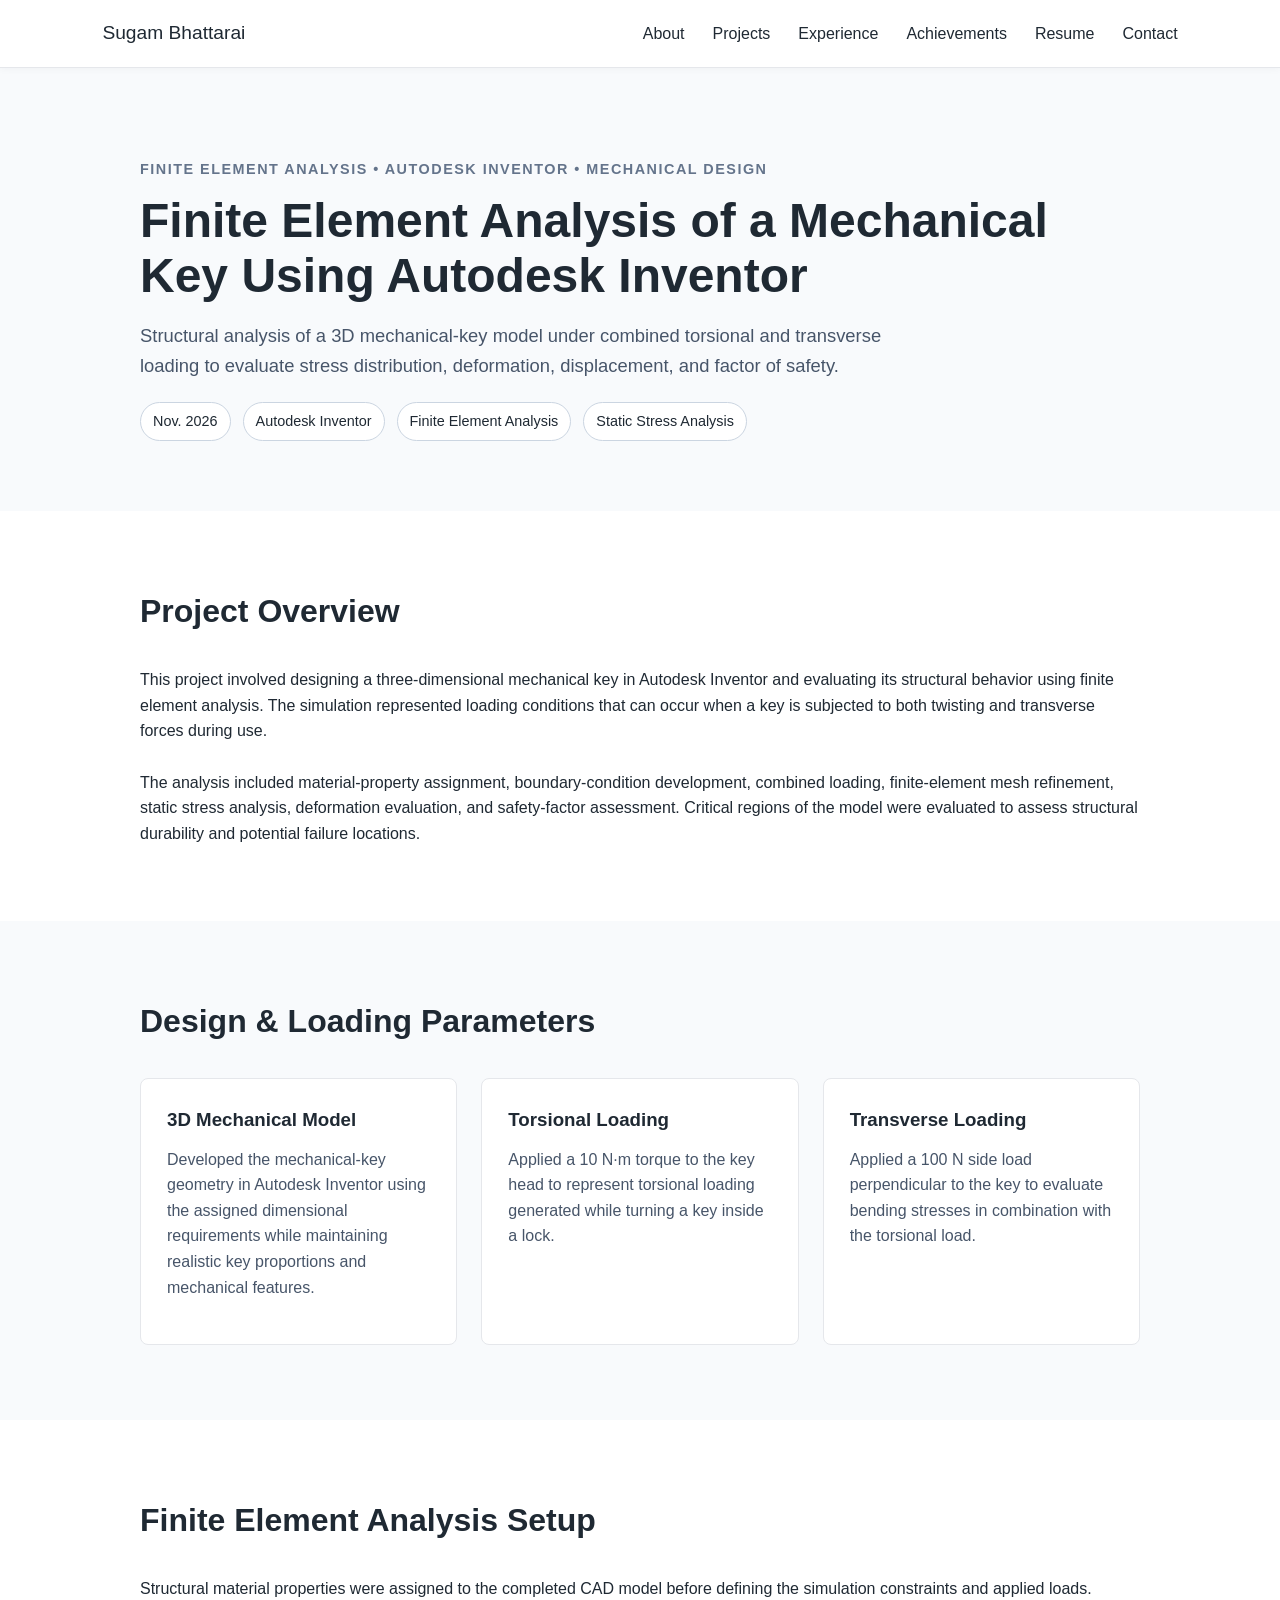
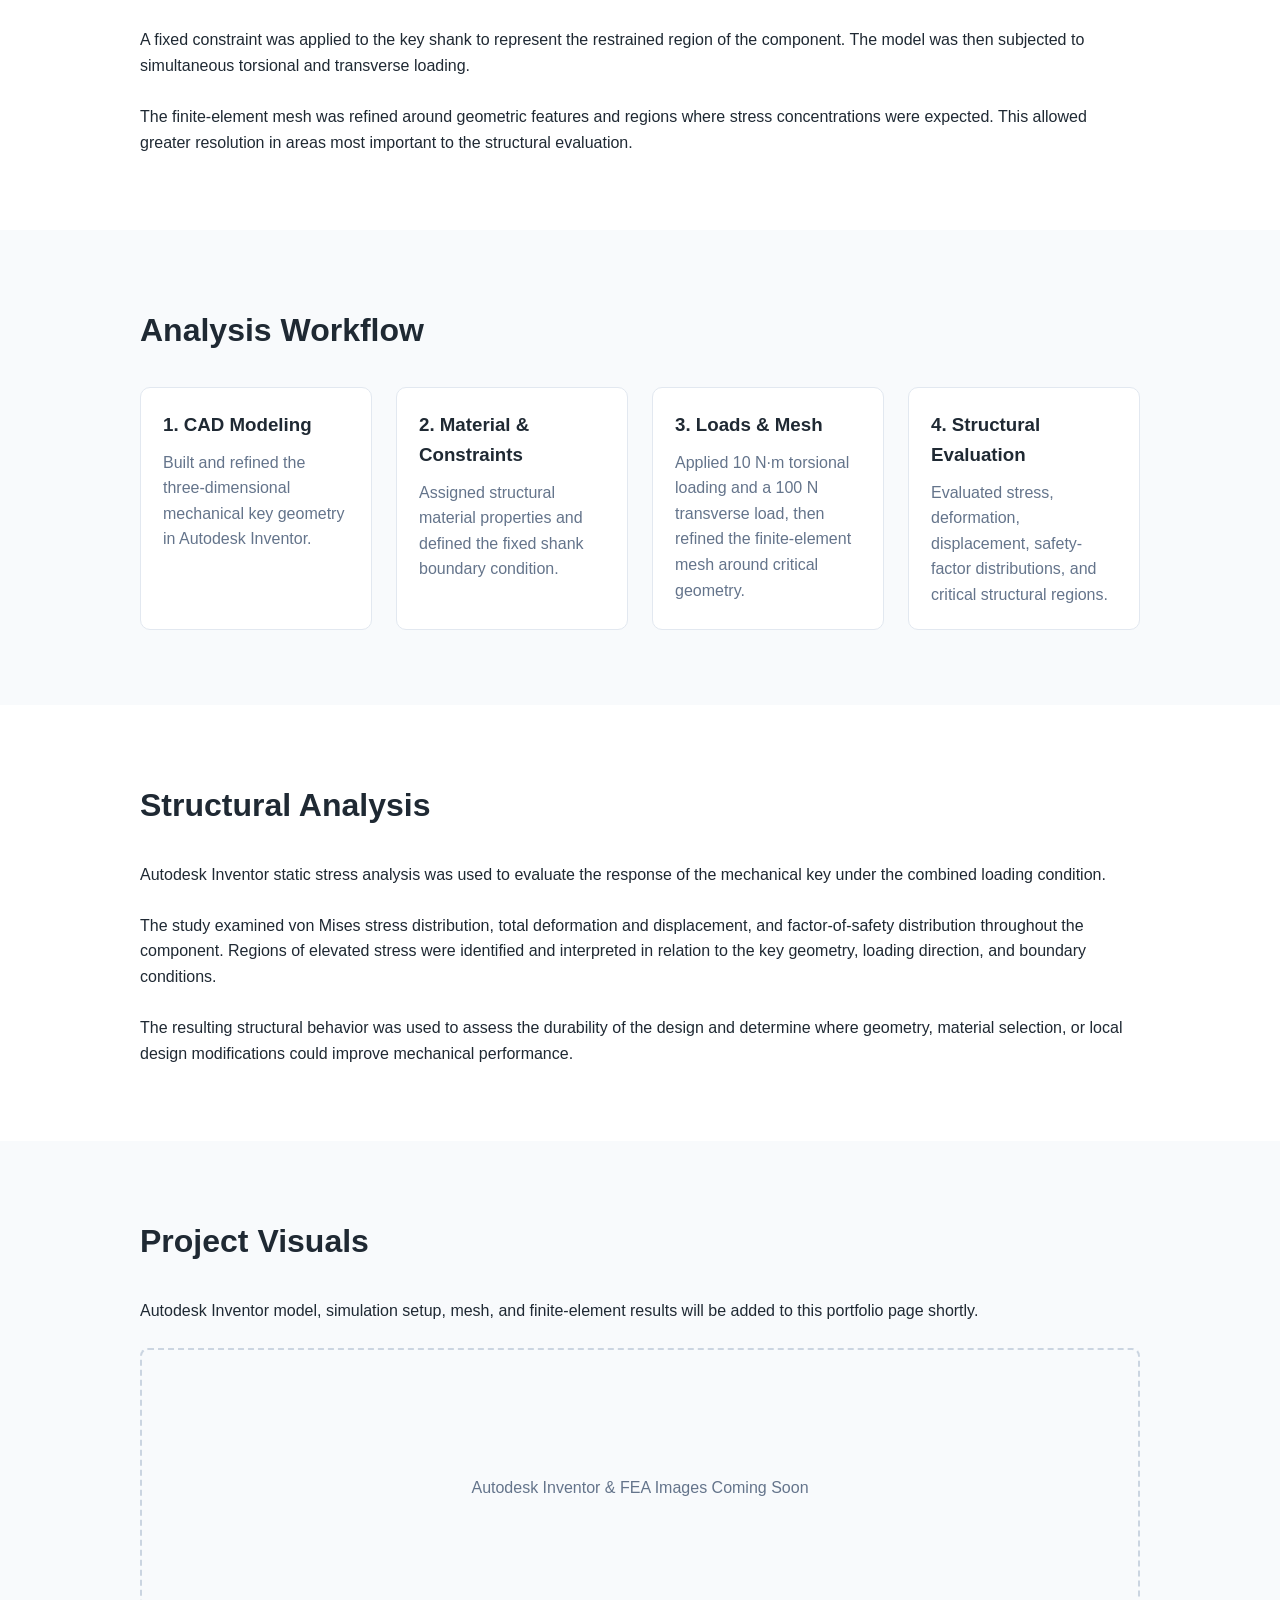
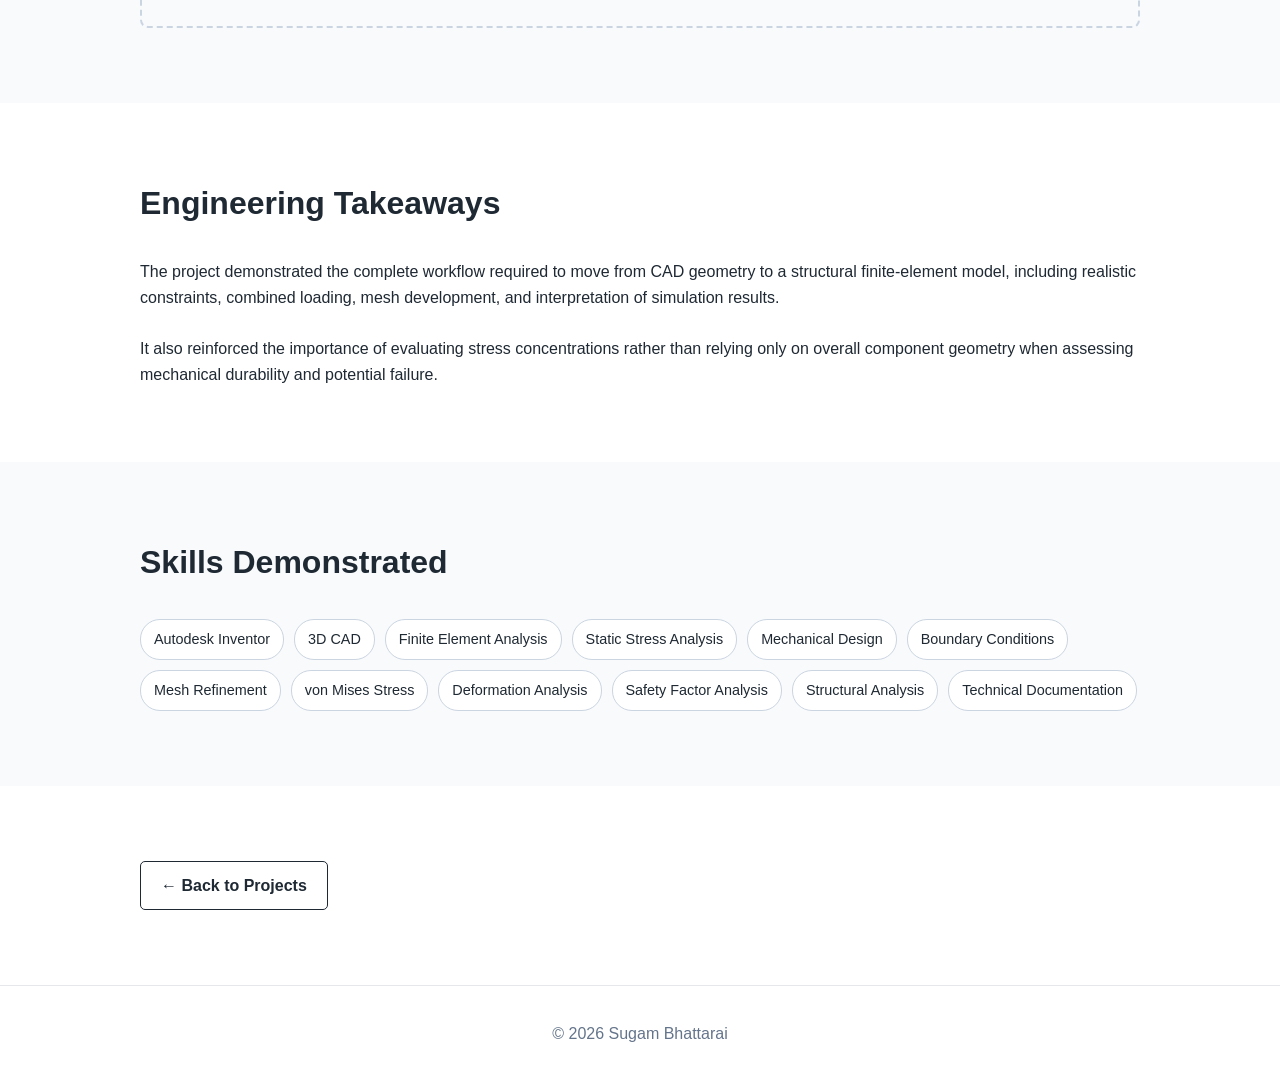
<file: projects/fea-mechanical-key.html>
<!DOCTYPE html>
<html lang="en">

<head>

    <meta charset="UTF-8">

    <meta name="viewport"
          content="width=device-width, initial-scale=1.0">

    <meta name="description"
          content="Finite element analysis of a mechanical key using Autodesk Inventor, including 3D CAD, mesh refinement, combined loading, stress analysis, deformation, and safety-factor evaluation by Sugam Bhattarai.">

    <title>
        FEA of a Mechanical Key | Sugam Bhattarai
    </title>

    <link rel="stylesheet" href="../style.css">

</head>

<body>


<!-- ====================================================== -->
<!-- NAVIGATION -->
<!-- ====================================================== -->

<nav>

    <div class="logo">
        <a href="../index.html">Sugam Bhattarai</a>
    </div>

    <ul>
        <li><a href="../index.html#about">About</a></li>
        <li><a href="../index.html#projects">Projects</a></li>
        <li><a href="../experience.html">Experience</a></li>
        <li><a href="../achievements.html">Achievements</a></li>
        <li><a href="../resume.html">Resume</a></li>
        <li><a href="../index.html#contact">Contact</a></li>
    </ul>

</nav>


<!-- ====================================================== -->
<!-- HERO -->
<!-- ====================================================== -->

<header class="project-hero">

    <div class="project-container">

        <p class="project-label">
            Finite Element Analysis • Autodesk Inventor • Mechanical Design
        </p>

        <h1>
            Finite Element Analysis of a Mechanical Key
            Using Autodesk Inventor
        </h1>

        <p class="project-subtitle">
            Structural analysis of a 3D mechanical-key model under
            combined torsional and transverse loading to evaluate
            stress distribution, deformation, displacement,
            and factor of safety.
        </p>

        <div class="project-meta">
            <span>Nov. 2026</span>
            <span>Autodesk Inventor</span>
            <span>Finite Element Analysis</span>
            <span>Static Stress Analysis</span>
        </div>

    </div>

</header>


<!-- ====================================================== -->
<!-- PROJECT OVERVIEW -->
<!-- ====================================================== -->

<section>

    <div class="project-container">

        <h2 class="section-title">
            Project Overview
        </h2>

        <p>
            This project involved designing a three-dimensional
            mechanical key in Autodesk Inventor and evaluating its
            structural behavior using finite element analysis.
            The simulation represented loading conditions that can
            occur when a key is subjected to both twisting and
            transverse forces during use.
        </p>

        <br>

        <p>
            The analysis included material-property assignment,
            boundary-condition development, combined loading,
            finite-element mesh refinement, static stress analysis,
            deformation evaluation, and safety-factor assessment.
            Critical regions of the model were evaluated to assess
            structural durability and potential failure locations.
        </p>

    </div>

</section>


<!-- ====================================================== -->
<!-- DESIGN PARAMETERS -->
<!-- ====================================================== -->

<section class="projects">

    <div class="project-container">

        <h2 class="section-title">
            Design & Loading Parameters
        </h2>

        <div class="project-grid">


            <div class="project-card">

                <h3>
                    3D Mechanical Model
                </h3>

                <p>
                    Developed the mechanical-key geometry in Autodesk
                    Inventor using the assigned dimensional requirements
                    while maintaining realistic key proportions and
                    mechanical features.
                </p>

            </div>


            <div class="project-card">

                <h3>
                    Torsional Loading
                </h3>

                <p>
                    Applied a 10 N·m torque to the key head to represent
                    torsional loading generated while turning a key
                    inside a lock.
                </p>

            </div>


            <div class="project-card">

                <h3>
                    Transverse Loading
                </h3>

                <p>
                    Applied a 100 N side load perpendicular to the key
                    to evaluate bending stresses in combination with
                    the torsional load.
                </p>

            </div>


        </div>

    </div>

</section>


<!-- ====================================================== -->
<!-- FEA SETUP -->
<!-- ====================================================== -->

<section>

    <div class="project-container">

        <h2 class="section-title">
            Finite Element Analysis Setup
        </h2>

        <p>
            Structural material properties were assigned to the
            completed CAD model before defining the simulation
            constraints and applied loads.
        </p>

        <br>

        <p>
            A fixed constraint was applied to the key shank to represent
            the restrained region of the component. The model was then
            subjected to simultaneous torsional and transverse loading.
        </p>

        <br>

        <p>
            The finite-element mesh was refined around geometric
            features and regions where stress concentrations were
            expected. This allowed greater resolution in areas most
            important to the structural evaluation.
        </p>

    </div>

</section>


<!-- ====================================================== -->
<!-- ANALYSIS WORKFLOW -->
<!-- ====================================================== -->

<section class="projects">

    <div class="project-container">

        <h2 class="section-title">
            Analysis Workflow
        </h2>

        <div class="flow-grid">


            <div class="flow-card">

                <h3>
                    1. CAD Modeling
                </h3>

                <p>
                    Built and refined the three-dimensional mechanical
                    key geometry in Autodesk Inventor.
                </p>

            </div>


            <div class="flow-card">

                <h3>
                    2. Material & Constraints
                </h3>

                <p>
                    Assigned structural material properties and defined
                    the fixed shank boundary condition.
                </p>

            </div>


            <div class="flow-card">

                <h3>
                    3. Loads & Mesh
                </h3>

                <p>
                    Applied 10 N·m torsional loading and a 100 N
                    transverse load, then refined the finite-element
                    mesh around critical geometry.
                </p>

            </div>


            <div class="flow-card">

                <h3>
                    4. Structural Evaluation
                </h3>

                <p>
                    Evaluated stress, deformation, displacement,
                    safety-factor distributions, and critical
                    structural regions.
                </p>

            </div>


        </div>

    </div>

</section>


<!-- ====================================================== -->
<!-- RESULTS -->
<!-- ====================================================== -->

<section>

    <div class="project-container">

        <h2 class="section-title">
            Structural Analysis
        </h2>

        <p>
            Autodesk Inventor static stress analysis was used to
            evaluate the response of the mechanical key under the
            combined loading condition.
        </p>

        <br>

        <p>
            The study examined von Mises stress distribution,
            total deformation and displacement, and factor-of-safety
            distribution throughout the component. Regions of elevated
            stress were identified and interpreted in relation to the
            key geometry, loading direction, and boundary conditions.
        </p>

        <br>

        <p>
            The resulting structural behavior was used to assess the
            durability of the design and determine where geometry,
            material selection, or local design modifications could
            improve mechanical performance.
        </p>

    </div>

</section>


<!-- ====================================================== -->
<!-- PROJECT VISUALS -->
<!-- ====================================================== -->

<section class="projects">

    <div class="project-container">

        <h2 class="section-title">
            Project Visuals
        </h2>

        <p>
            Autodesk Inventor model, simulation setup, mesh, and
            finite-element results will be added to this portfolio
            page shortly.
        </p>

        <div class="gallery-placeholder">
            Autodesk Inventor & FEA Images Coming Soon
        </div>

    </div>

</section>


<!-- ====================================================== -->
<!-- ENGINEERING TAKEAWAYS -->
<!-- ====================================================== -->

<section>

    <div class="project-container">

        <h2 class="section-title">
            Engineering Takeaways
        </h2>

        <p>
            The project demonstrated the complete workflow required
            to move from CAD geometry to a structural finite-element
            model, including realistic constraints, combined loading,
            mesh development, and interpretation of simulation results.
        </p>

        <br>

        <p>
            It also reinforced the importance of evaluating stress
            concentrations rather than relying only on overall component
            geometry when assessing mechanical durability and potential
            failure.
        </p>

    </div>

</section>


<!-- ====================================================== -->
<!-- SKILLS -->
<!-- ====================================================== -->

<section class="projects">

    <div class="project-container">

        <h2 class="section-title">
            Skills Demonstrated
        </h2>

        <div class="skill-tags">

            <span>Autodesk Inventor</span>
            <span>3D CAD</span>
            <span>Finite Element Analysis</span>
            <span>Static Stress Analysis</span>
            <span>Mechanical Design</span>
            <span>Boundary Conditions</span>
            <span>Mesh Refinement</span>
            <span>von Mises Stress</span>
            <span>Deformation Analysis</span>
            <span>Safety Factor Analysis</span>
            <span>Structural Analysis</span>
            <span>Technical Documentation</span>

        </div>

    </div>

</section>


<!-- ====================================================== -->
<!-- BACK -->
<!-- ====================================================== -->

<section>

    <div class="project-container">

        <a class="button"
           href="../index.html#projects">
            ← Back to Projects
        </a>

    </div>

</section>


<!-- ====================================================== -->
<!-- FOOTER -->
<!-- ====================================================== -->

<footer>
    © 2026 Sugam Bhattarai
</footer>


</body>

</html>
</file>
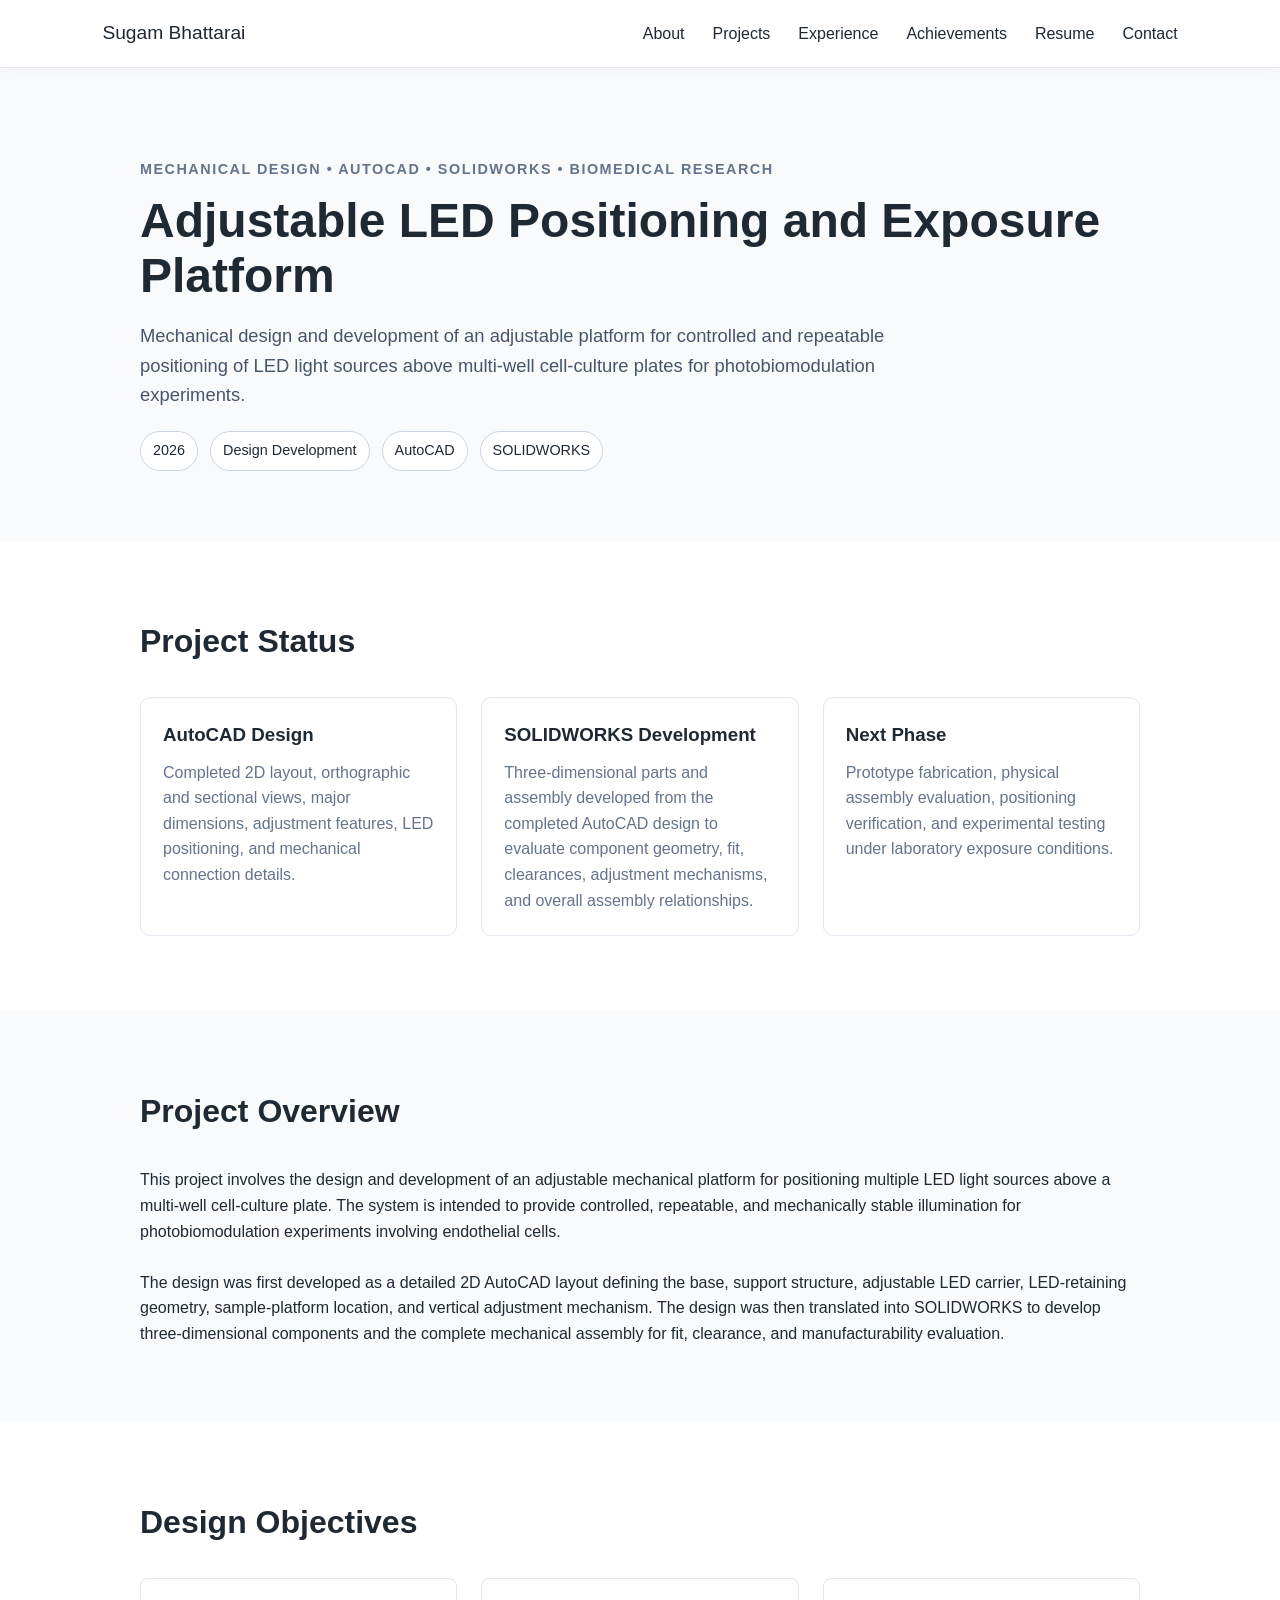
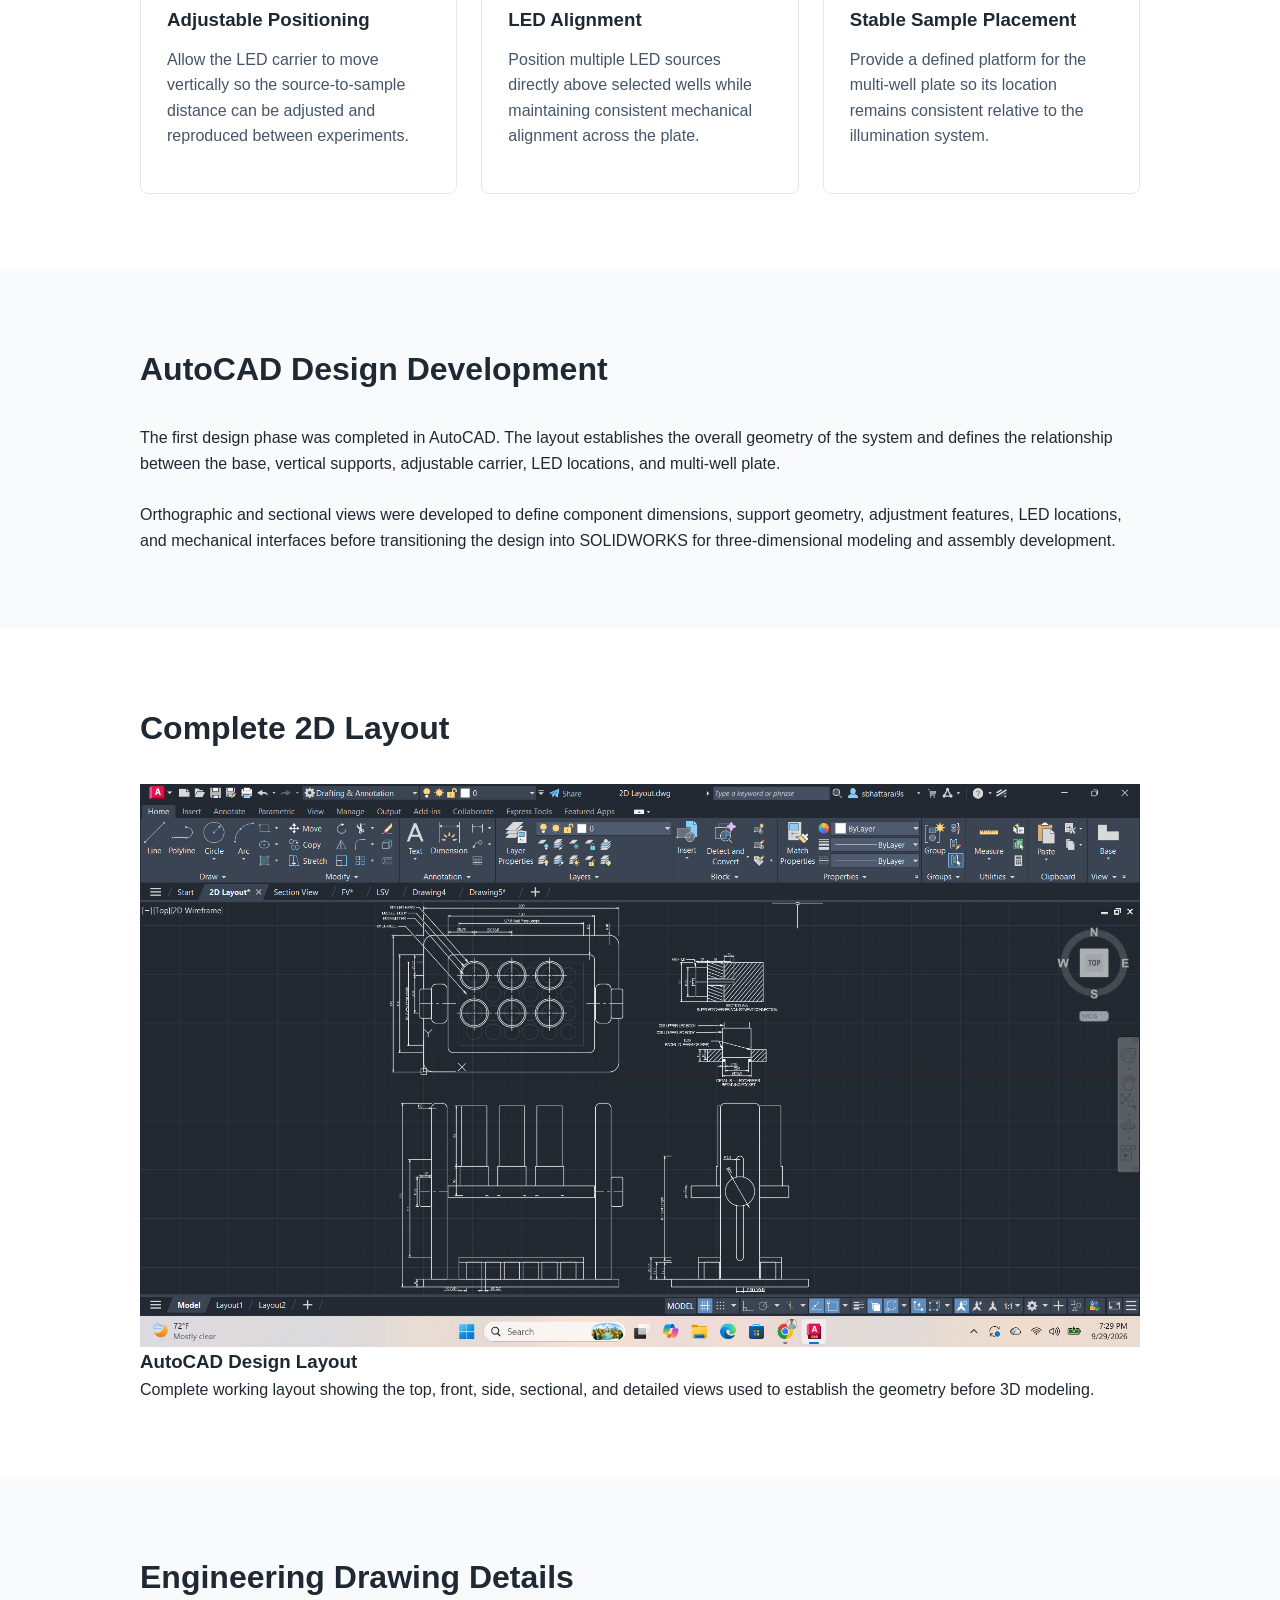
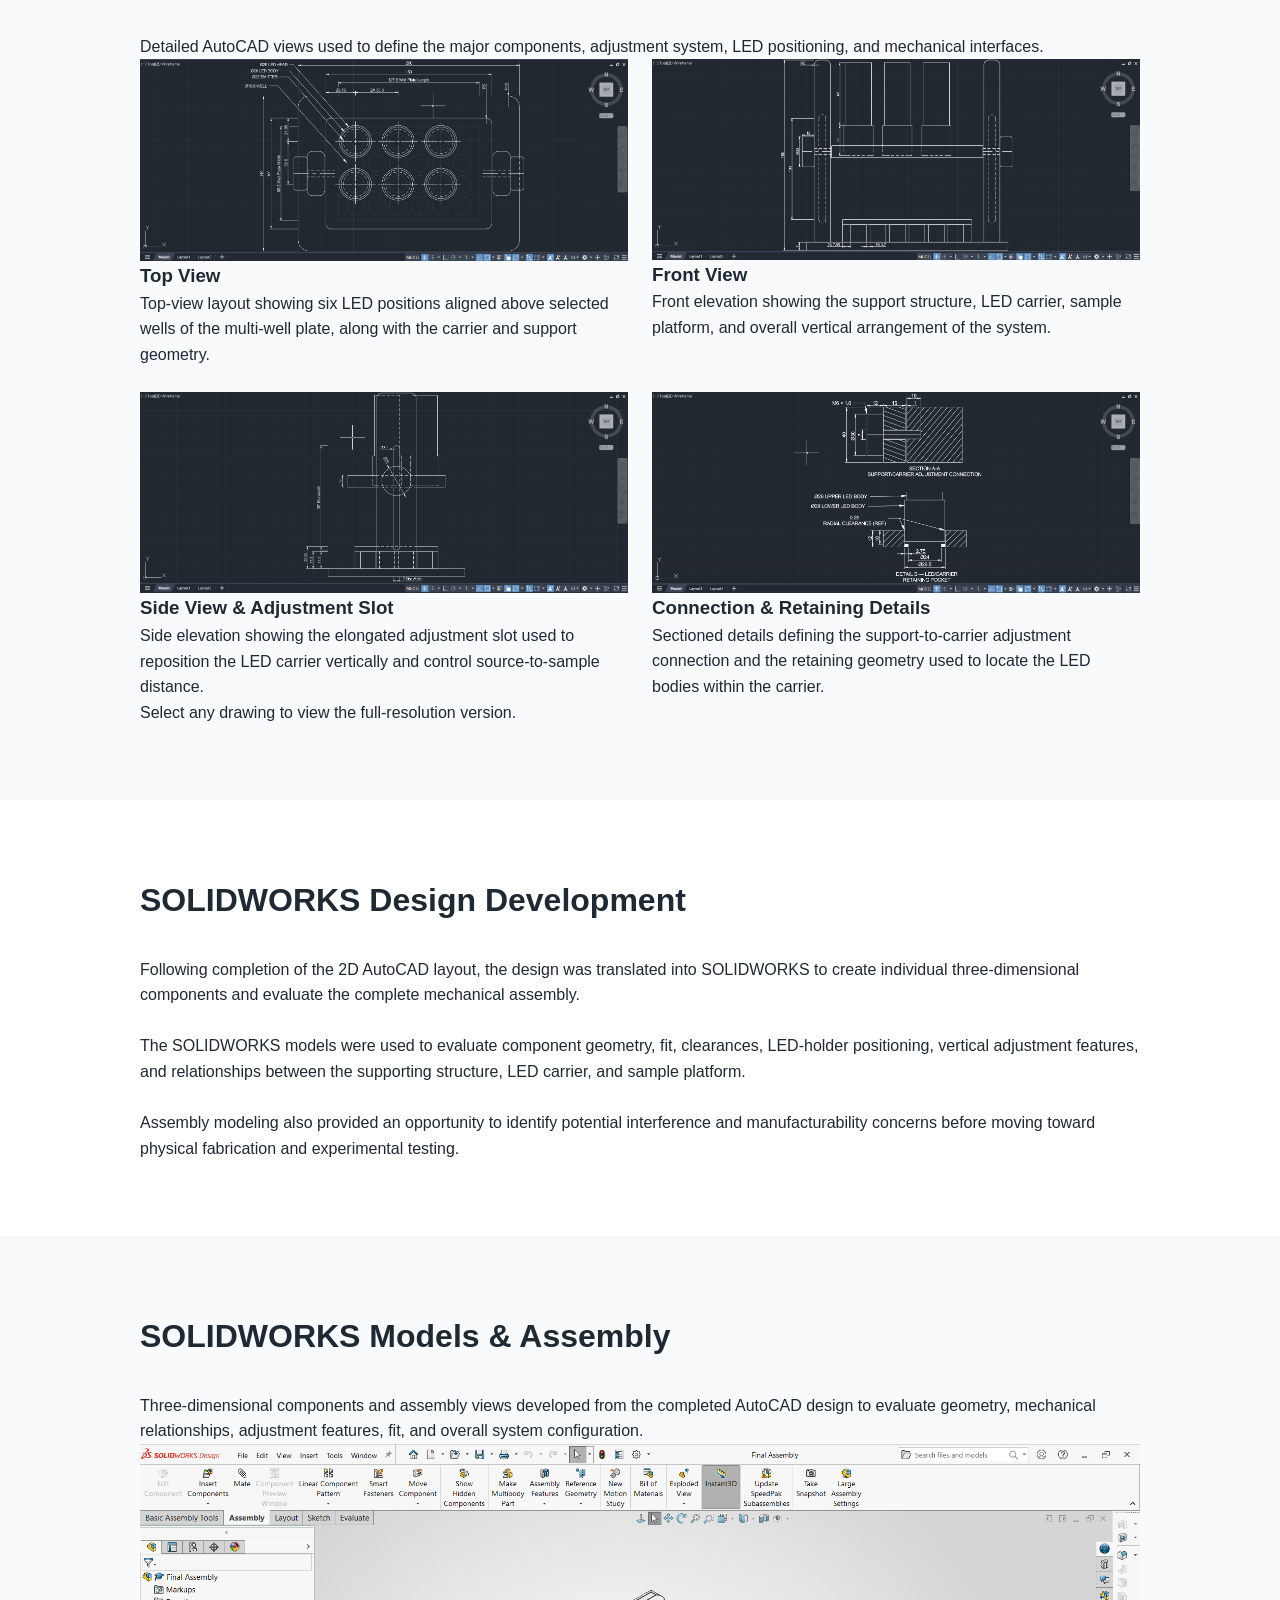
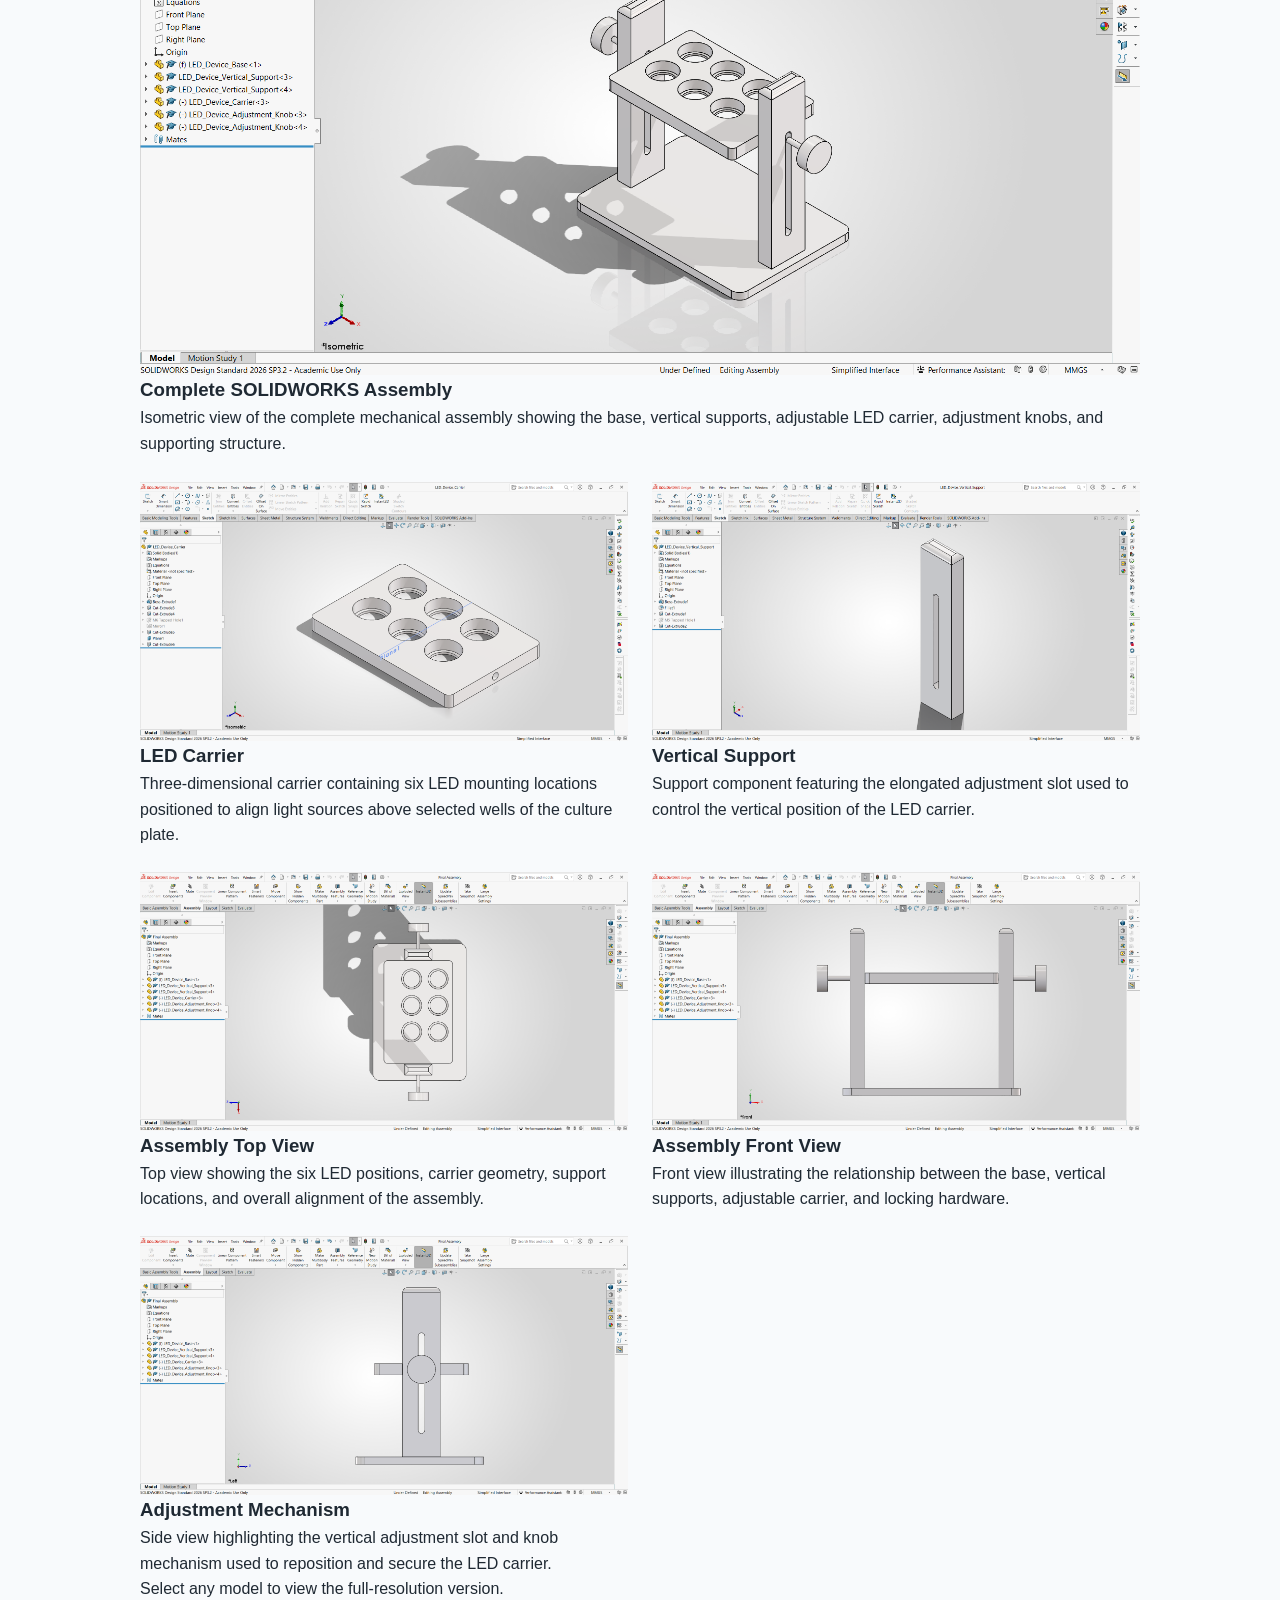
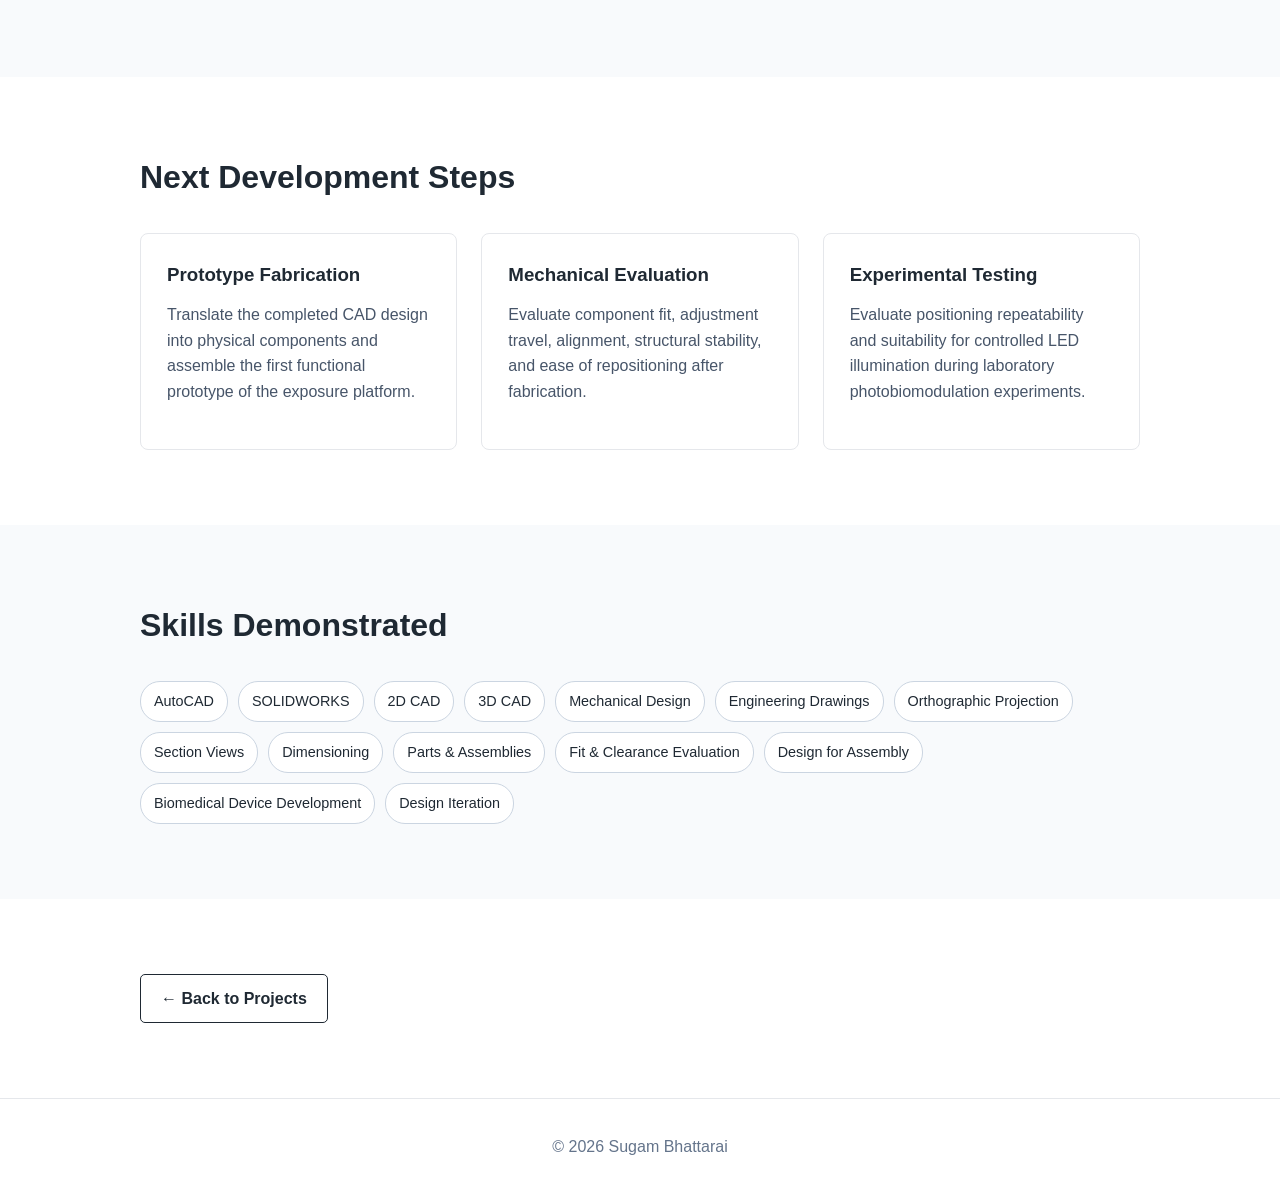
<file: projects/led-exposure-platform.html>
<!DOCTYPE html>
<html lang="en">

<head>

    <meta charset="UTF-8">

    <meta name="viewport"
          content="width=device-width, initial-scale=1.0">

    <meta name="description"
          content="Adjustable LED positioning and exposure platform developed using AutoCAD and SOLIDWORKS for controlled illumination of multi-well cell cultures by Sugam Bhattarai.">

    <title>
        Adjustable LED Positioning and Exposure Platform | Sugam Bhattarai
    </title>

    <link rel="stylesheet" href="../style.css">

</head>

<body>


<!-- ====================================================== -->
<!-- NAVIGATION -->
<!-- ====================================================== -->

<nav>

    <div class="logo">
        <a href="../index.html">Sugam Bhattarai</a>
    </div>

    <ul>
        <li><a href="../index.html#about">About</a></li>
        <li><a href="../index.html#projects">Projects</a></li>
        <li><a href="../experience.html">Experience</a></li>
        <li><a href="../achievements.html">Achievements</a></li>
        <li><a href="../resume.html">Resume</a></li>
        <li><a href="../index.html#contact">Contact</a></li>
    </ul>

</nav>


<!-- ====================================================== -->
<!-- HERO -->
<!-- ====================================================== -->

<header class="project-hero">

    <div class="project-container">

        <p class="project-label">
            Mechanical Design • AutoCAD • SOLIDWORKS • Biomedical Research
        </p>

        <h1>
            Adjustable LED Positioning and Exposure Platform
        </h1>

        <p class="project-subtitle">
            Mechanical design and development of an adjustable platform
            for controlled and repeatable positioning of LED light sources
            above multi-well cell-culture plates for photobiomodulation
            experiments.
        </p>

        <div class="project-meta">
            <span>2026</span>
            <span>Design Development</span>
            <span>AutoCAD</span>
            <span>SOLIDWORKS</span>
        </div>

    </div>

</header>


<!-- ====================================================== -->
<!-- PROJECT STATUS -->
<!-- ====================================================== -->

<section>

    <div class="project-container">

        <h2 class="section-title">
            Project Status
        </h2>

        <div class="result-grid">


            <div class="result-card">

                <h3>
                    AutoCAD Design
                </h3>

                <p>
                    Completed 2D layout, orthographic and sectional views,
                    major dimensions, adjustment features, LED positioning,
                    and mechanical connection details.
                </p>

            </div>


            <div class="result-card">

                <h3>
                    SOLIDWORKS Development
                </h3>

                <p>
                    Three-dimensional parts and assembly developed from the
                    completed AutoCAD design to evaluate component geometry,
                    fit, clearances, adjustment mechanisms, and overall
                    assembly relationships.
                </p>

            </div>


            <div class="result-card">

                <h3>
                    Next Phase
                </h3>

                <p>
                    Prototype fabrication, physical assembly evaluation,
                    positioning verification, and experimental testing
                    under laboratory exposure conditions.
                </p>

            </div>


        </div>

    </div>

</section>


<!-- ====================================================== -->
<!-- PROJECT OVERVIEW -->
<!-- ====================================================== -->

<section class="projects">

    <div class="project-container">

        <h2 class="section-title">
            Project Overview
        </h2>

        <p>
            This project involves the design and development of an adjustable
            mechanical platform for positioning multiple LED light sources above
            a multi-well cell-culture plate. The system is intended to provide
            controlled, repeatable, and mechanically stable illumination for
            photobiomodulation experiments involving endothelial cells.
        </p>

        <br>

        <p>
            The design was first developed as a detailed 2D AutoCAD layout
            defining the base, support structure, adjustable LED carrier,
            LED-retaining geometry, sample-platform location, and vertical
            adjustment mechanism. The design was then translated into
            SOLIDWORKS to develop three-dimensional components and the
            complete mechanical assembly for fit, clearance, and
            manufacturability evaluation.
        </p>

    </div>

</section>


<!-- ====================================================== -->
<!-- DESIGN OBJECTIVES -->
<!-- ====================================================== -->

<section>

    <div class="project-container">

        <h2 class="section-title">
            Design Objectives
        </h2>

        <div class="project-grid">


            <div class="project-card">

                <h3>
                    Adjustable Positioning
                </h3>

                <p>
                    Allow the LED carrier to move vertically so the
                    source-to-sample distance can be adjusted and
                    reproduced between experiments.
                </p>

            </div>


            <div class="project-card">

                <h3>
                    LED Alignment
                </h3>

                <p>
                    Position multiple LED sources directly above selected
                    wells while maintaining consistent mechanical
                    alignment across the plate.
                </p>

            </div>


            <div class="project-card">

                <h3>
                    Stable Sample Placement
                </h3>

                <p>
                    Provide a defined platform for the multi-well plate
                    so its location remains consistent relative to the
                    illumination system.
                </p>

            </div>


        </div>

    </div>

</section>


<!-- ====================================================== -->
<!-- AUTOCAD DESIGN DEVELOPMENT -->
<!-- ====================================================== -->

<section class="projects">

    <div class="project-container">

        <h2 class="section-title">
            AutoCAD Design Development
        </h2>

        <p>
            The first design phase was completed in AutoCAD. The layout
            establishes the overall geometry of the system and defines
            the relationship between the base, vertical supports,
            adjustable carrier, LED locations, and multi-well plate.
        </p>

        <br>

        <p>
            Orthographic and sectional views were developed to define
            component dimensions, support geometry, adjustment features,
            LED locations, and mechanical interfaces before transitioning
            the design into SOLIDWORKS for three-dimensional modeling
            and assembly development.
        </p>

    </div>

</section>


<!-- ====================================================== -->
<!-- COMPLETE AUTOCAD LAYOUT -->
<!-- ====================================================== -->

<section>

    <div class="project-container">

        <h2 class="section-title">
            Complete 2D Layout
        </h2>

        <figure class="drawing-card">

            <a href="../images/led-platform/autocad-layout.png.png"
               target="_blank">

                <img src="../images/led-platform/autocad-layout.png.png"
                     alt="Complete AutoCAD layout of adjustable LED exposure platform"
                     loading="lazy">

            </a>

            <figcaption>

                <h3>
                    AutoCAD Design Layout
                </h3>

                <p>
                    Complete working layout showing the top, front,
                    side, sectional, and detailed views used to establish
                    the geometry before 3D modeling.
                </p>

            </figcaption>

        </figure>

    </div>

</section>


<!-- ====================================================== -->
<!-- AUTOCAD DRAWING GALLERY -->
<!-- ====================================================== -->

<section class="projects">

    <div class="project-container">

        <h2 class="section-title">
            Engineering Drawing Details
        </h2>

        <p class="gallery-intro">
            Detailed AutoCAD views used to define the major components,
            adjustment system, LED positioning, and mechanical interfaces.
        </p>

        <div class="drawing-grid">


            <!-- TOP VIEW -->

            <figure class="drawing-card">

                <a href="../images/led-platform/autocad-top-view.png.png"
                   target="_blank">

                    <img src="../images/led-platform/autocad-top-view.png.png"
                         alt="AutoCAD top view of LED positioning platform"
                         loading="lazy">

                </a>

                <figcaption>

                    <h3>
                        Top View
                    </h3>

                    <p>
                        Top-view layout showing six LED positions aligned
                        above selected wells of the multi-well plate,
                        along with the carrier and support geometry.
                    </p>

                </figcaption>

            </figure>


            <!-- FRONT VIEW -->

            <figure class="drawing-card">

                <a href="../images/led-platform/autocad-front-view.png.png"
                   target="_blank">

                    <img src="../images/led-platform/autocad-front-view.png.png"
                         alt="AutoCAD front view of adjustable LED positioning platform"
                         loading="lazy">

                </a>

                <figcaption>

                    <h3>
                        Front View
                    </h3>

                    <p>
                        Front elevation showing the support structure,
                        LED carrier, sample platform, and overall
                        vertical arrangement of the system.
                    </p>

                </figcaption>

            </figure>


            <!-- SIDE VIEW -->

            <figure class="drawing-card">

                <a href="../images/led-platform/autocad-side-view.png.png"
                   target="_blank">

                    <img src="../images/led-platform/autocad-side-view.png.png"
                         alt="AutoCAD side view showing vertical adjustment slot"
                         loading="lazy">

                </a>

                <figcaption>

                    <h3>
                        Side View & Adjustment Slot
                    </h3>

                    <p>
                        Side elevation showing the elongated adjustment
                        slot used to reposition the LED carrier vertically
                        and control source-to-sample distance.
                    </p>

                </figcaption>

            </figure>


            <!-- SECTION DETAILS -->

            <figure class="drawing-card">

                <a href="../images/led-platform/autocad-section-details.png.png"
                   target="_blank">

                    <img src="../images/led-platform/autocad-section-details.png.png"
                         alt="AutoCAD section details of carrier adjustment connection and LED retaining pocket"
                         loading="lazy">

                </a>

                <figcaption>

                    <h3>
                        Connection & Retaining Details
                    </h3>

                    <p>
                        Sectioned details defining the support-to-carrier
                        adjustment connection and the retaining geometry
                        used to locate the LED bodies within the carrier.
                    </p>

                </figcaption>

            </figure>


        </div>

        <p class="gallery-note">
            Select any drawing to view the full-resolution version.
        </p>

    </div>

</section>


<!-- ====================================================== -->
<!-- SOLIDWORKS DESIGN DEVELOPMENT -->
<!-- ====================================================== -->

<section>

    <div class="project-container">

        <h2 class="section-title">
            SOLIDWORKS Design Development
        </h2>

        <p>
            Following completion of the 2D AutoCAD layout, the design
            was translated into SOLIDWORKS to create individual
            three-dimensional components and evaluate the complete
            mechanical assembly.
        </p>

        <br>

        <p>
            The SOLIDWORKS models were used to evaluate component
            geometry, fit, clearances, LED-holder positioning,
            vertical adjustment features, and relationships between
            the supporting structure, LED carrier, and sample platform.
        </p>

        <br>

        <p>
            Assembly modeling also provided an opportunity to identify
            potential interference and manufacturability concerns before
            moving toward physical fabrication and experimental testing.
        </p>

    </div>

</section>


<!-- ====================================================== -->
<!-- SOLIDWORKS MODELS & ASSEMBLY -->
<!-- ====================================================== -->

<section class="projects">

    <div class="project-container">

        <h2 class="section-title">
            SOLIDWORKS Models & Assembly
        </h2>

        <p class="gallery-intro">
            Three-dimensional components and assembly views developed
            from the completed AutoCAD design to evaluate geometry,
            mechanical relationships, adjustment features, fit,
            and overall system configuration.
        </p>


        <!-- FEATURED ASSEMBLY -->

        <figure class="drawing-card">

            <a href="../images/led-platform/solidworks-assembly-isometric.png"
               target="_blank">

                <img src="../images/led-platform/solidworks-assembly-isometric.png"
                     alt="SOLIDWORKS isometric assembly of adjustable LED positioning and exposure platform"
                     loading="lazy">

            </a>

            <figcaption>

                <h3>
                    Complete SOLIDWORKS Assembly
                </h3>

                <p>
                    Isometric view of the complete mechanical assembly
                    showing the base, vertical supports, adjustable LED
                    carrier, adjustment knobs, and supporting structure.
                </p>

            </figcaption>

        </figure>


        <br>


        <div class="drawing-grid">


            <!-- LED CARRIER -->

            <figure class="drawing-card">

                <a href="../images/led-platform/solidworks-carrier.png"
                   target="_blank">

                    <img src="../images/led-platform/solidworks-carrier.png"
                         alt="SOLIDWORKS model of adjustable LED carrier"
                         loading="lazy">

                </a>

                <figcaption>

                    <h3>
                        LED Carrier
                    </h3>

                    <p>
                        Three-dimensional carrier containing six LED
                        mounting locations positioned to align light
                        sources above selected wells of the culture plate.
                    </p>

                </figcaption>

            </figure>


            <!-- VERTICAL SUPPORT -->

            <figure class="drawing-card">

                <a href="../images/led-platform/solidworks-vertical-support.png"
                   target="_blank">

                    <img src="../images/led-platform/solidworks-vertical-support.png"
                         alt="SOLIDWORKS model of vertical support with adjustment slot"
                         loading="lazy">

                </a>

                <figcaption>

                    <h3>
                        Vertical Support
                    </h3>

                    <p>
                        Support component featuring the elongated
                        adjustment slot used to control the vertical
                        position of the LED carrier.
                    </p>

                </figcaption>

            </figure>


            <!-- TOP VIEW -->

            <figure class="drawing-card">

                <a href="../images/led-platform/solidworks-assembly-top.png"
                   target="_blank">

                    <img src="../images/led-platform/solidworks-assembly-top.png"
                         alt="Top view of SOLIDWORKS LED platform assembly"
                         loading="lazy">

                </a>

                <figcaption>

                    <h3>
                        Assembly Top View
                    </h3>

                    <p>
                        Top view showing the six LED positions,
                        carrier geometry, support locations,
                        and overall alignment of the assembly.
                    </p>

                </figcaption>

            </figure>


            <!-- FRONT VIEW -->

            <figure class="drawing-card">

                <a href="../images/led-platform/solidworks-assembly-front.png"
                   target="_blank">

                    <img src="../images/led-platform/solidworks-assembly-front.png"
                         alt="Front view of SOLIDWORKS LED platform assembly"
                         loading="lazy">

                </a>

                <figcaption>

                    <h3>
                        Assembly Front View
                    </h3>

                    <p>
                        Front view illustrating the relationship between
                        the base, vertical supports, adjustable carrier,
                        and locking hardware.
                    </p>

                </figcaption>

            </figure>


            <!-- SIDE VIEW -->

            <figure class="drawing-card">

                <a href="../images/led-platform/solidworks-assembly-side.png"
                   target="_blank">

                    <img src="../images/led-platform/solidworks-assembly-side.png"
                         alt="Side view of SOLIDWORKS LED platform adjustment mechanism"
                         loading="lazy">

                </a>

                <figcaption>

                    <h3>
                        Adjustment Mechanism
                    </h3>

                    <p>
                        Side view highlighting the vertical adjustment
                        slot and knob mechanism used to reposition and
                        secure the LED carrier.
                    </p>

                </figcaption>

            </figure>


        </div>

        <p class="gallery-note">
            Select any model to view the full-resolution version.
        </p>

    </div>

</section>

<!-- ====================================================== -->
<!-- NEXT DEVELOPMENT PHASE -->
<!-- ====================================================== -->

<section>

    <div class="project-container">

        <h2 class="section-title">
            Next Development Steps
        </h2>

        <div class="project-grid">


            <div class="project-card">

                <h3>
                    Prototype Fabrication
                </h3>

                <p>
                    Translate the completed CAD design into physical
                    components and assemble the first functional
                    prototype of the exposure platform.
                </p>

            </div>


            <div class="project-card">

                <h3>
                    Mechanical Evaluation
                </h3>

                <p>
                    Evaluate component fit, adjustment travel,
                    alignment, structural stability, and ease of
                    repositioning after fabrication.
                </p>

            </div>


            <div class="project-card">

                <h3>
                    Experimental Testing
                </h3>

                <p>
                    Evaluate positioning repeatability and suitability
                    for controlled LED illumination during laboratory
                    photobiomodulation experiments.
                </p>

            </div>


        </div>

    </div>

</section>


<!-- ====================================================== -->
<!-- SKILLS -->
<!-- ====================================================== -->

<section class="projects">

    <div class="project-container">

        <h2 class="section-title">
            Skills Demonstrated
        </h2>

        <div class="skill-tags">

            <span>AutoCAD</span>
            <span>SOLIDWORKS</span>
            <span>2D CAD</span>
            <span>3D CAD</span>
            <span>Mechanical Design</span>
            <span>Engineering Drawings</span>
            <span>Orthographic Projection</span>
            <span>Section Views</span>
            <span>Dimensioning</span>
            <span>Parts & Assemblies</span>
            <span>Fit & Clearance Evaluation</span>
            <span>Design for Assembly</span>
            <span>Biomedical Device Development</span>
            <span>Design Iteration</span>

        </div>

    </div>

</section>


<!-- ====================================================== -->
<!-- BACK -->
<!-- ====================================================== -->

<section>

    <div class="project-container">

        <a class="button"
           href="../index.html#projects">
            ← Back to Projects
        </a>

    </div>

</section>


<!-- ====================================================== -->
<!-- FOOTER -->
<!-- ====================================================== -->

<footer>
    © 2026 Sugam Bhattarai
</footer>


</body>

</html>
</file>
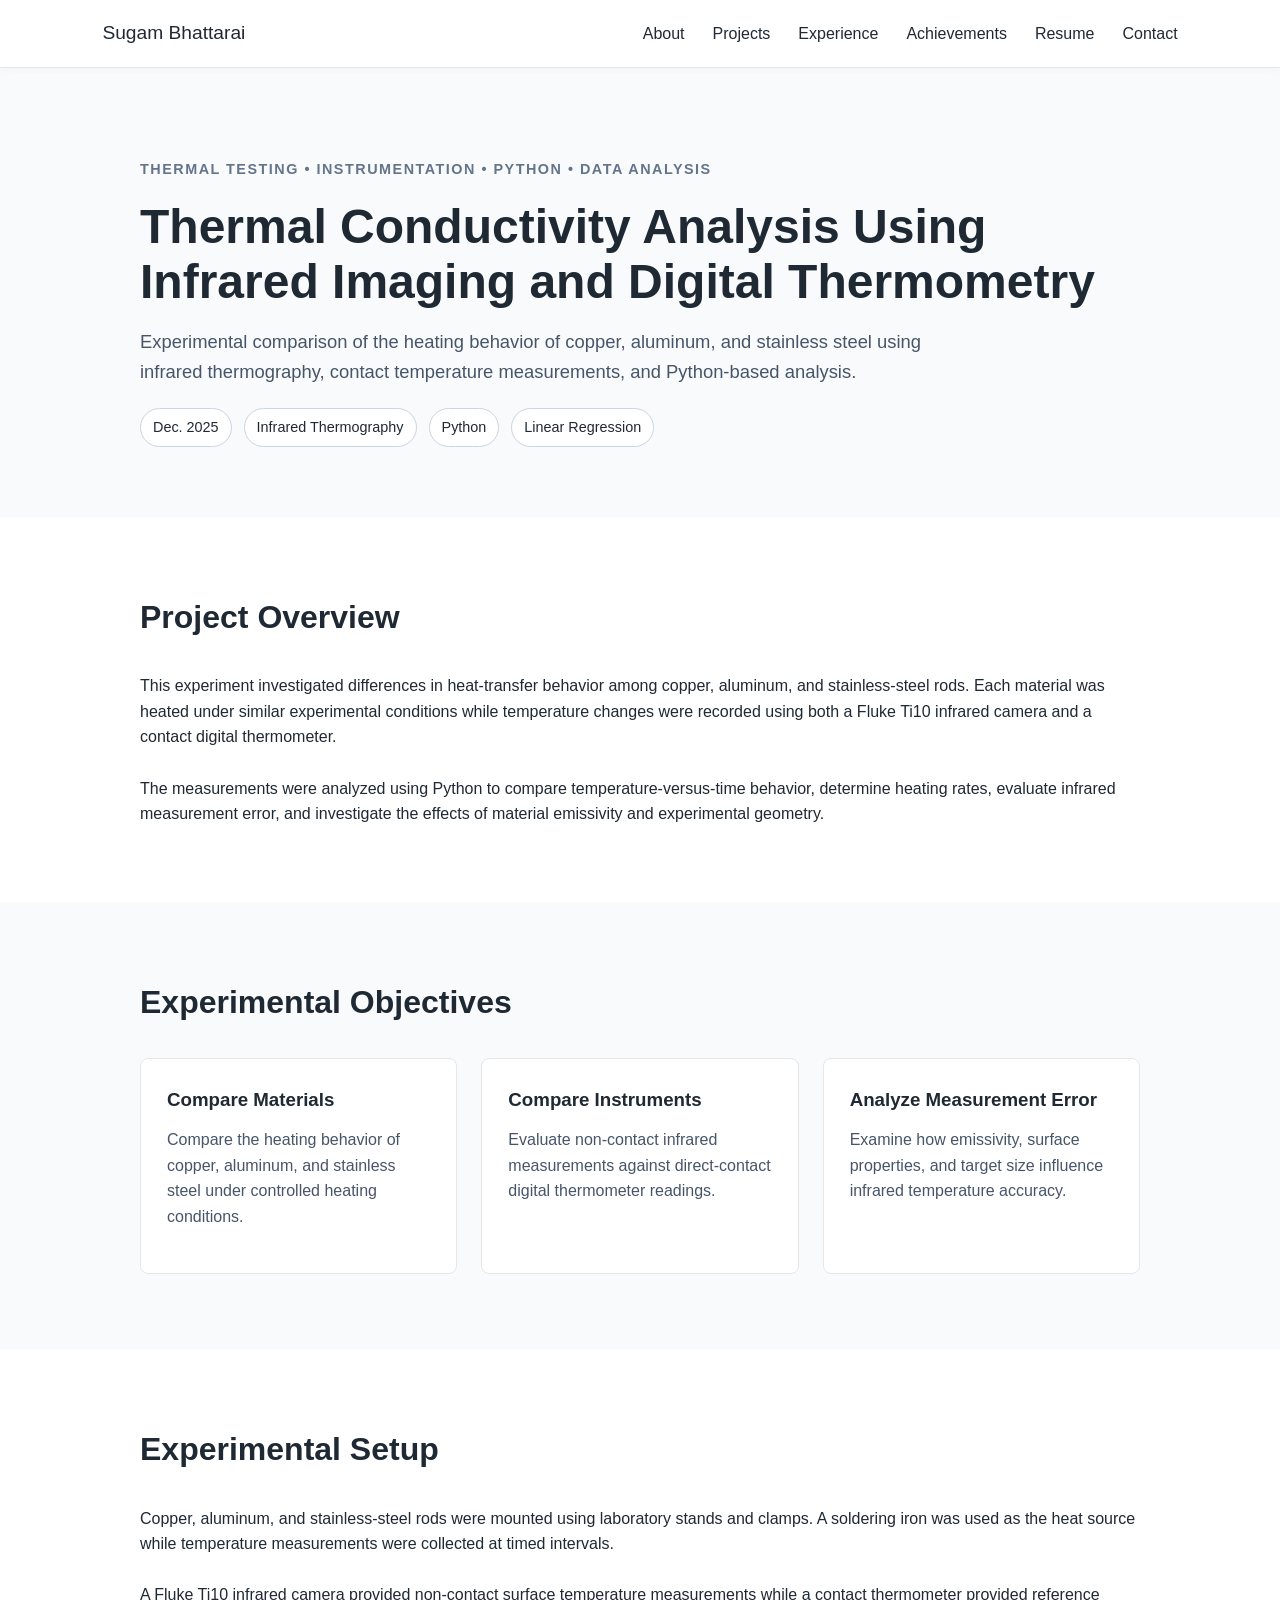
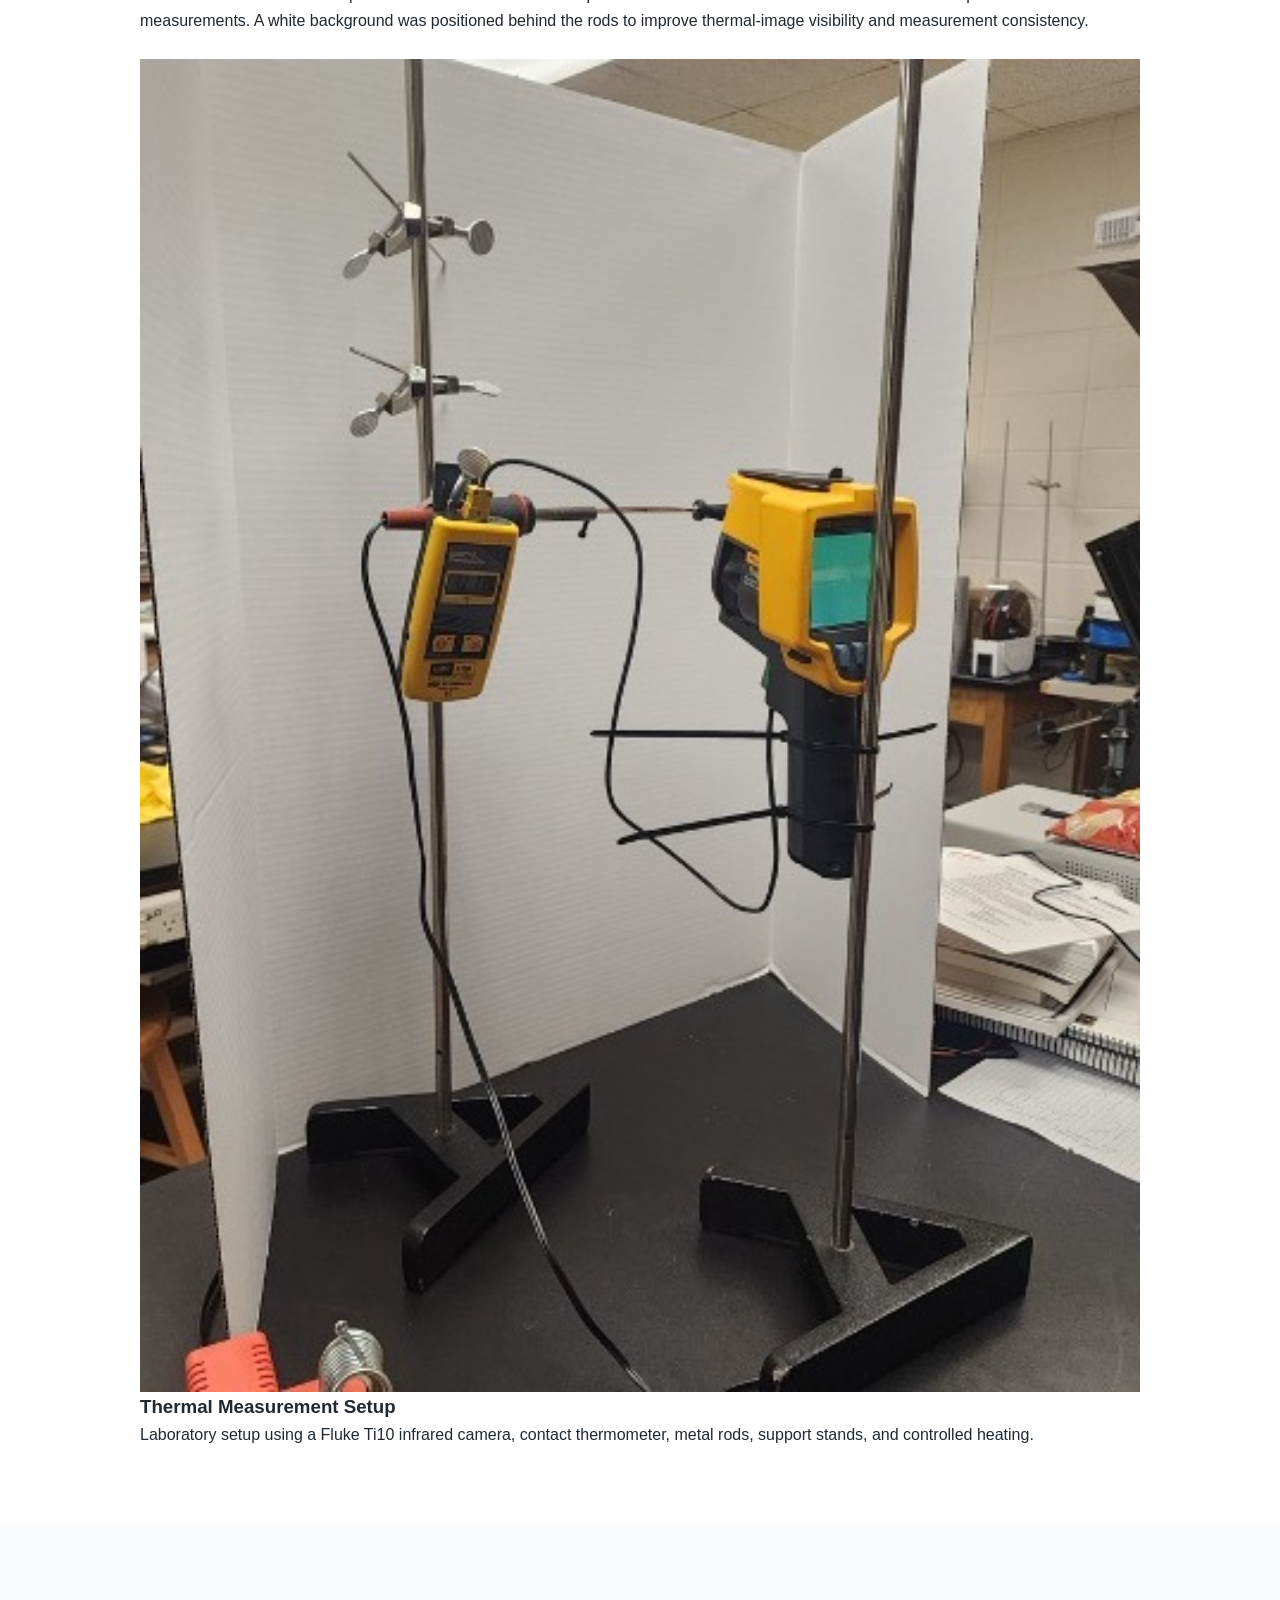
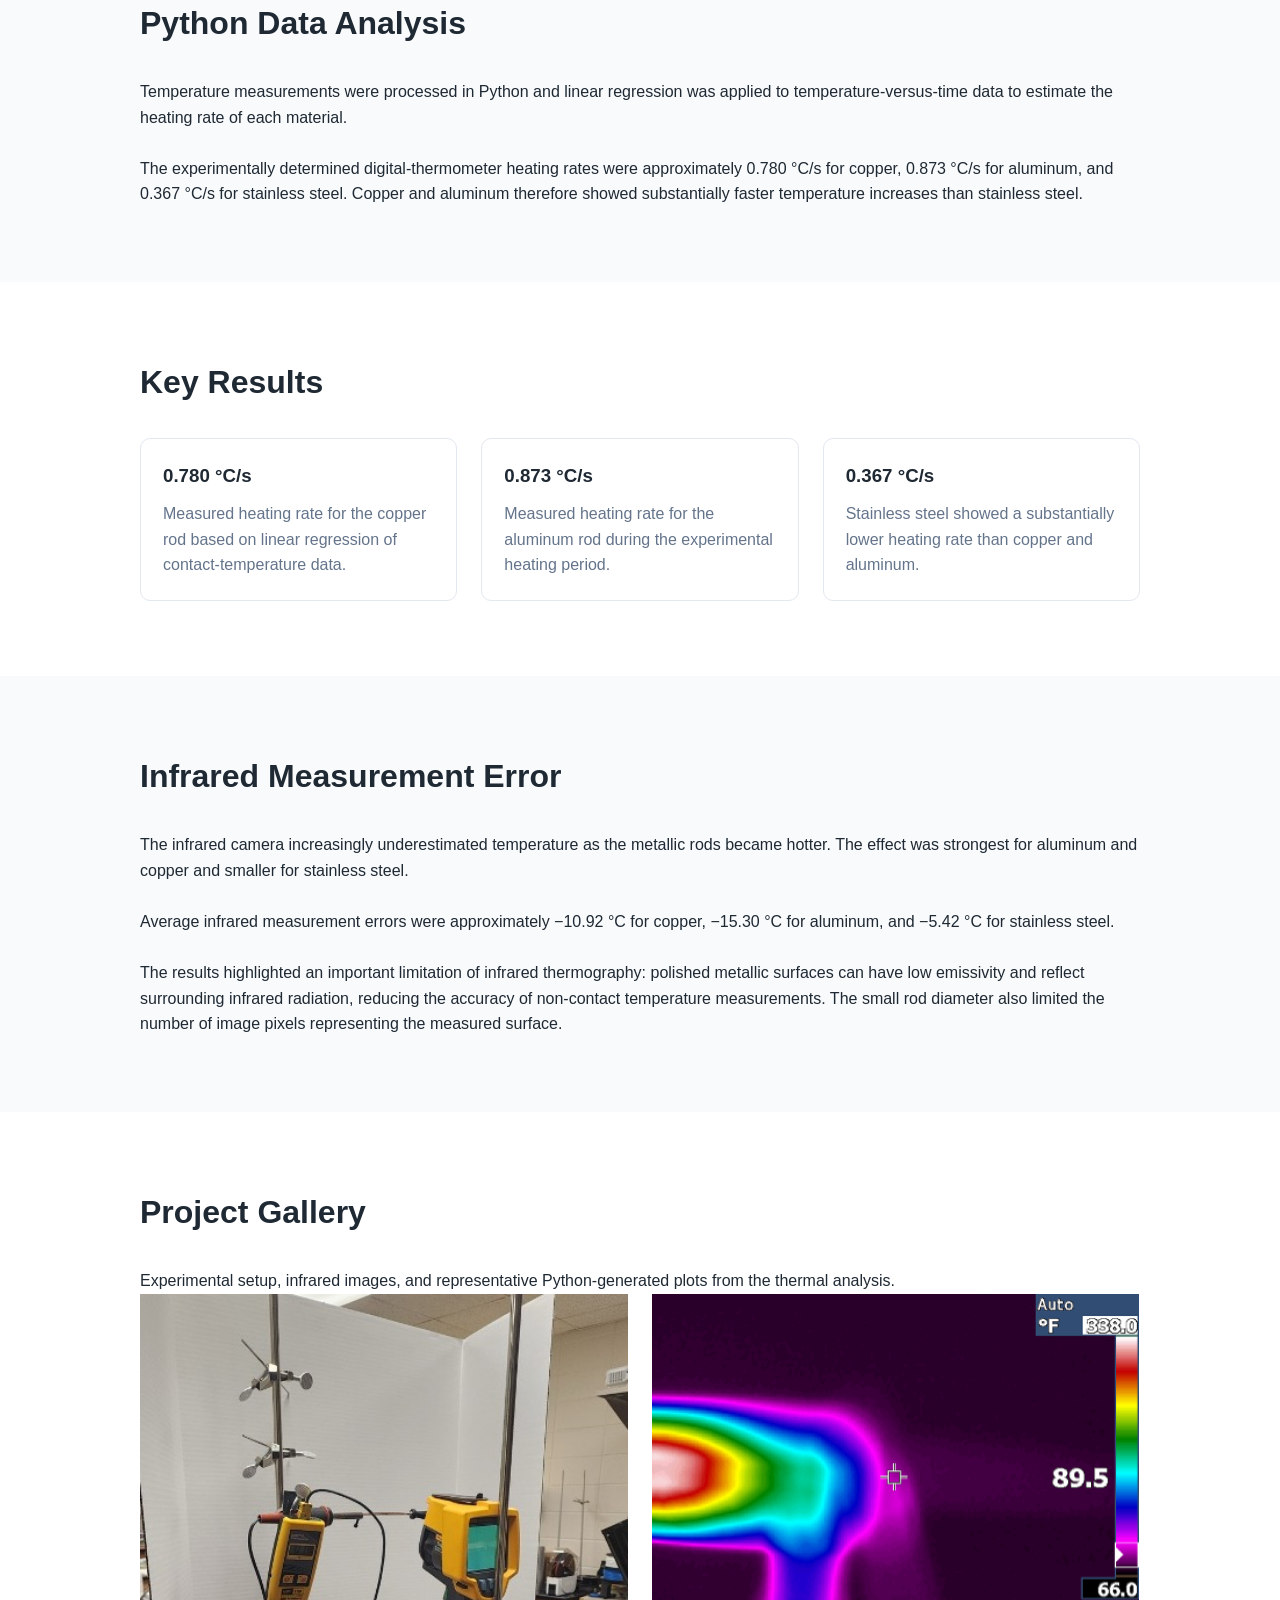
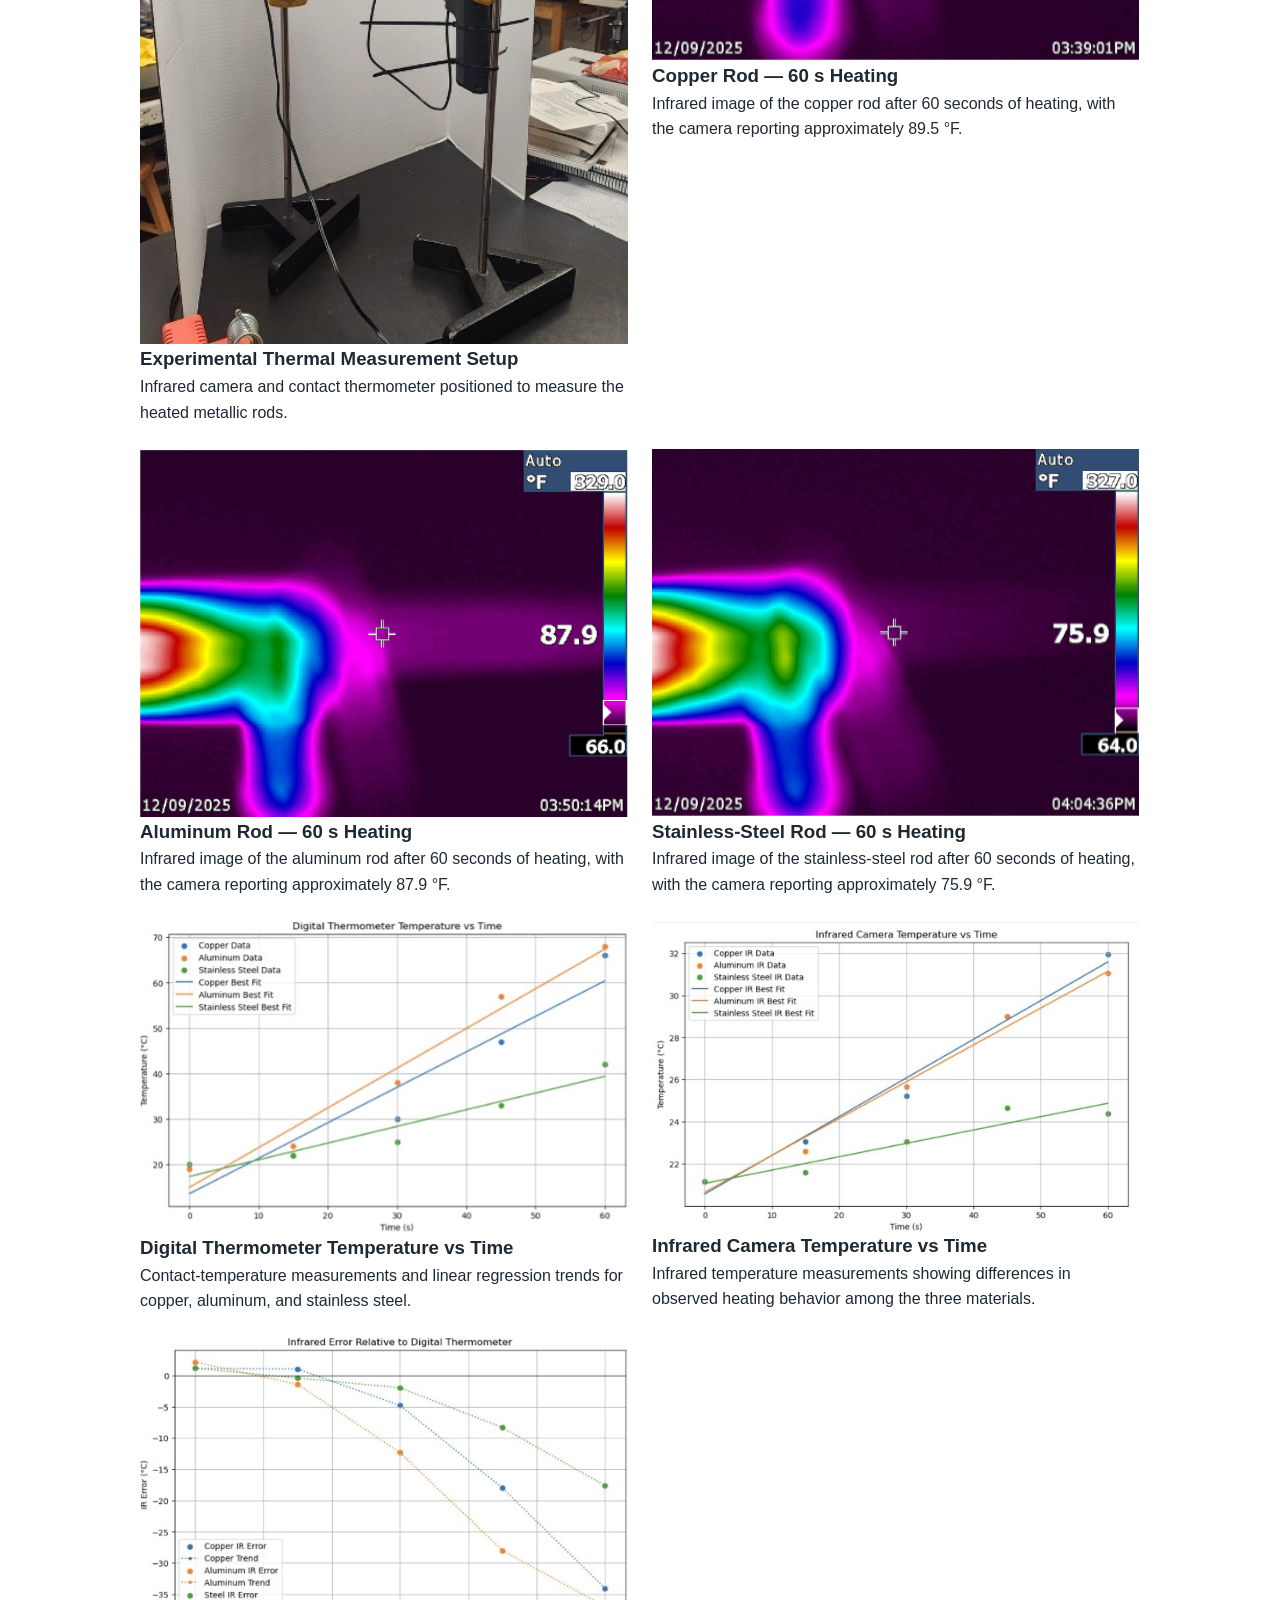
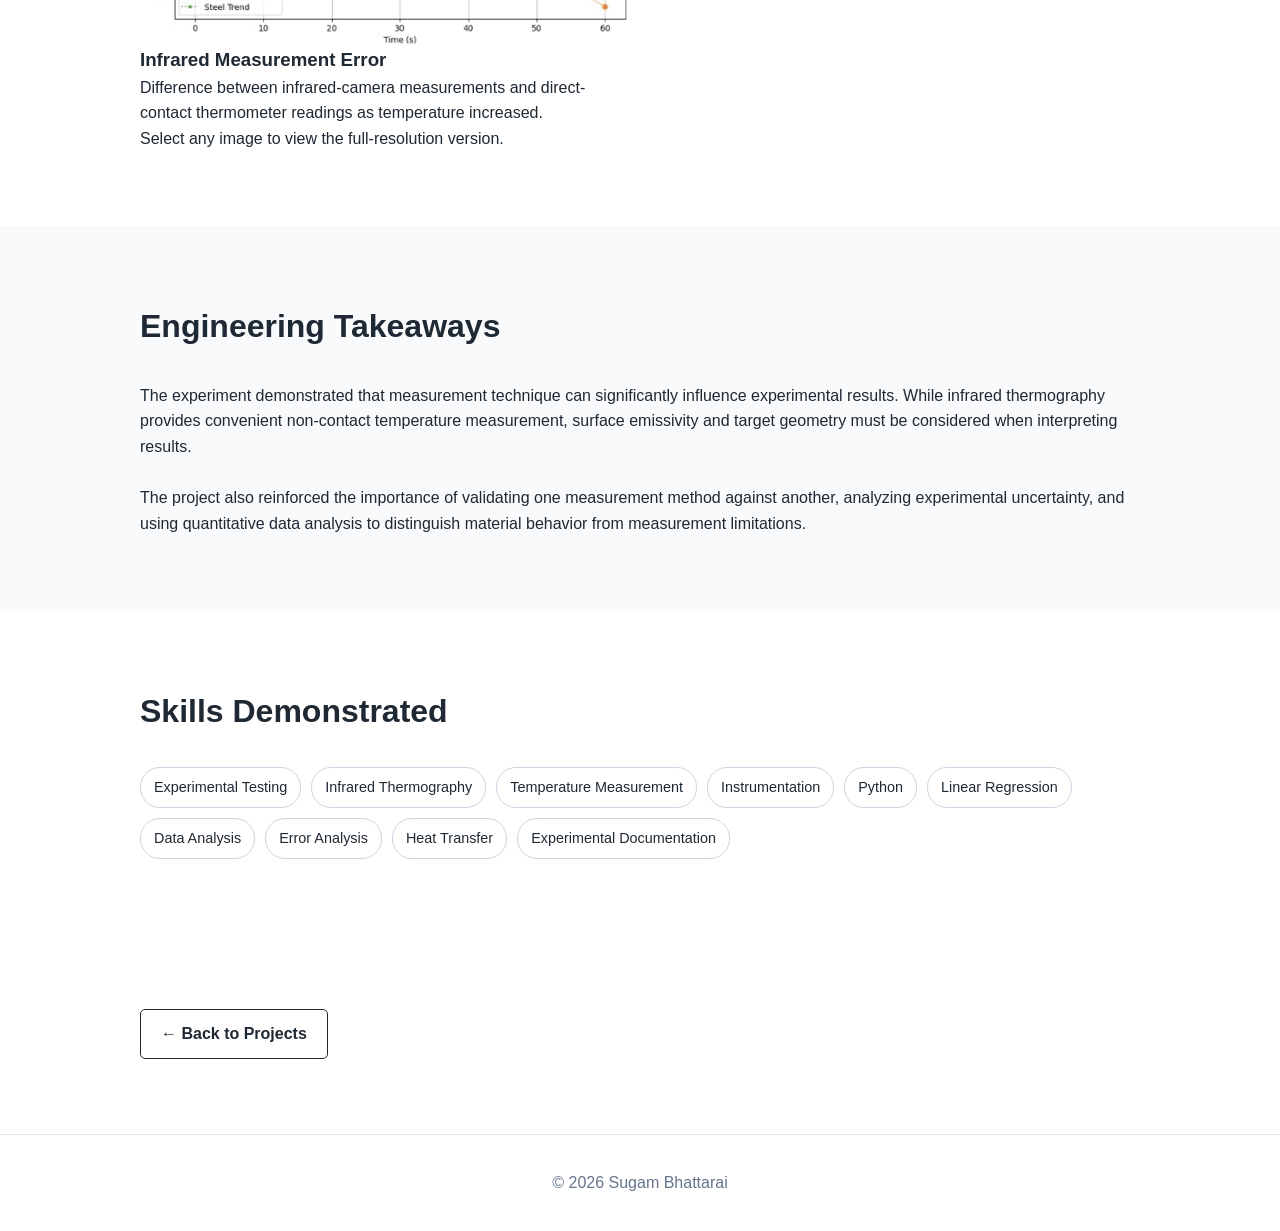
<file: projects/thermal-conductivity.html>
<!DOCTYPE html>
<html lang="en">

<head>

    <meta charset="UTF-8">

    <meta name="viewport"
          content="width=device-width, initial-scale=1.0">

    <meta name="description"
          content="Thermal conductivity experiment comparing copper, aluminum, and stainless steel using infrared imaging, digital thermometry, and Python analysis by Sugam Bhattarai.">

    <title>
        Thermal Conductivity Comparison | Sugam Bhattarai
    </title>

    <link rel="stylesheet" href="../style.css">

</head>

<body>


<!-- ====================================================== -->
<!-- NAVIGATION -->
<!-- ====================================================== -->

<nav>

    <div class="logo">
        <a href="../index.html">Sugam Bhattarai</a>
    </div>

    <ul>
        <li><a href="../index.html#about">About</a></li>
        <li><a href="../index.html#projects">Projects</a></li>
        <li><a href="../experience.html">Experience</a></li>
        <li><a href="../achievements.html">Achievements</a></li>
        <li><a href="../resume.html">Resume</a></li>
        <li><a href="../index.html#contact">Contact</a></li>
    </ul>

</nav>


<!-- ====================================================== -->
<!-- HERO -->
<!-- ====================================================== -->

<header class="project-hero">

    <div class="project-container">

        <p class="project-label">
            Thermal Testing • Instrumentation • Python • Data Analysis
        </p>

        <h1>
            <h1>
    Thermal Conductivity Analysis Using Infrared Imaging
    and Digital Thermometry
</h1>
        </h1>

        <p class="project-subtitle">
            Experimental comparison of the heating behavior of copper,
            aluminum, and stainless steel using infrared thermography,
            contact temperature measurements, and Python-based analysis.
        </p>

        <div class="project-meta">
            <span>Dec. 2025</span>
            <span>Infrared Thermography</span>
            <span>Python</span>
            <span>Linear Regression</span>
        </div>

    </div>

</header>


<!-- ====================================================== -->
<!-- PROJECT OVERVIEW -->
<!-- ====================================================== -->

<section>

    <div class="project-container">

        <h2 class="section-title">
            Project Overview
        </h2>

        <p>
            This experiment investigated differences in heat-transfer
            behavior among copper, aluminum, and stainless-steel rods.
            Each material was heated under similar experimental conditions
            while temperature changes were recorded using both a
            Fluke Ti10 infrared camera and a contact digital thermometer.
        </p>

        <br>

        <p>
            The measurements were analyzed using Python to compare
            temperature-versus-time behavior, determine heating rates,
            evaluate infrared measurement error, and investigate the
            effects of material emissivity and experimental geometry.
        </p>

    </div>

</section>


<!-- ====================================================== -->
<!-- EXPERIMENTAL OBJECTIVES -->
<!-- ====================================================== -->

<section class="projects">

    <div class="project-container">

        <h2 class="section-title">
            Experimental Objectives
        </h2>

        <div class="project-grid">

            <div class="project-card">

                <h3>
                    Compare Materials
                </h3>

                <p>
                    Compare the heating behavior of copper, aluminum,
                    and stainless steel under controlled heating conditions.
                </p>

            </div>


            <div class="project-card">

                <h3>
                    Compare Instruments
                </h3>

                <p>
                    Evaluate non-contact infrared measurements against
                    direct-contact digital thermometer readings.
                </p>

            </div>


            <div class="project-card">

                <h3>
                    Analyze Measurement Error
                </h3>

                <p>
                    Examine how emissivity, surface properties, and
                    target size influence infrared temperature accuracy.
                </p>

            </div>

        </div>

    </div>

</section>


<!-- ====================================================== -->
<!-- EXPERIMENTAL SETUP -->
<!-- ====================================================== -->

<section>

    <div class="project-container">

        <h2 class="section-title">
            Experimental Setup
        </h2>

        <p>
            Copper, aluminum, and stainless-steel rods were mounted
            using laboratory stands and clamps. A soldering iron was
            used as the heat source while temperature measurements
            were collected at timed intervals.
        </p>

        <br>

        <p>
            A Fluke Ti10 infrared camera provided non-contact surface
            temperature measurements while a contact thermometer
            provided reference measurements. A white background was
            positioned behind the rods to improve thermal-image
            visibility and measurement consistency.
        </p>

        <br>

        <figure class="drawing-card">

            <a href="../images/thermal/thermal-test-setup.jpg"
               target="_blank">

                <img src="../images/thermal/thermal-test-setup.jpg"
                     alt="Thermal conductivity experimental setup with infrared camera and digital thermometer"
                     loading="lazy">

            </a>

            <figcaption>

                <h3>
                    Thermal Measurement Setup
                </h3>

                <p>
                    Laboratory setup using a Fluke Ti10 infrared camera,
                    contact thermometer, metal rods, support stands,
                    and controlled heating.
                </p>

            </figcaption>

        </figure>

    </div>

</section>


<!-- ====================================================== -->
<!-- DATA ANALYSIS -->
<!-- ====================================================== -->

<section class="projects">

    <div class="project-container">

        <h2 class="section-title">
            Python Data Analysis
        </h2>

        <p>
            Temperature measurements were processed in Python and
            linear regression was applied to temperature-versus-time
            data to estimate the heating rate of each material.
        </p>

        <br>

        <p>
            The experimentally determined digital-thermometer heating
            rates were approximately 0.780 °C/s for copper,
            0.873 °C/s for aluminum, and 0.367 °C/s for stainless steel.
            Copper and aluminum therefore showed substantially faster
            temperature increases than stainless steel.
        </p>

    </div>

</section>


<!-- ====================================================== -->
<!-- KEY RESULTS -->
<!-- ====================================================== -->

<section>

    <div class="project-container">

        <h2 class="section-title">
            Key Results
        </h2>

        <div class="result-grid">

            <div class="result-card">

                <h3>
                    0.780 °C/s
                </h3>

                <p>
                    Measured heating rate for the copper rod based on
                    linear regression of contact-temperature data.
                </p>

            </div>


            <div class="result-card">

                <h3>
                    0.873 °C/s
                </h3>

                <p>
                    Measured heating rate for the aluminum rod during
                    the experimental heating period.
                </p>

            </div>


            <div class="result-card">

                <h3>
                    0.367 °C/s
                </h3>

                <p>
                    Stainless steel showed a substantially lower
                    heating rate than copper and aluminum.
                </p>

            </div>

        </div>

    </div>

</section>


<!-- ====================================================== -->
<!-- MEASUREMENT ERROR -->
<!-- ====================================================== -->

<section class="projects">

    <div class="project-container">

        <h2 class="section-title">
            Infrared Measurement Error
        </h2>

        <p>
            The infrared camera increasingly underestimated temperature
            as the metallic rods became hotter. The effect was strongest
            for aluminum and copper and smaller for stainless steel.
        </p>

        <br>

        <p>
            Average infrared measurement errors were approximately
            −10.92 °C for copper, −15.30 °C for aluminum, and
            −5.42 °C for stainless steel.
        </p>

        <br>

        <p>
            The results highlighted an important limitation of infrared
            thermography: polished metallic surfaces can have low
            emissivity and reflect surrounding infrared radiation,
            reducing the accuracy of non-contact temperature measurements.
            The small rod diameter also limited the number of image pixels
            representing the measured surface.
        </p>

    </div>

</section>


<!-- ====================================================== -->
<!-- PROJECT GALLERY -->
<!-- ====================================================== -->

<section>

    <div class="project-container">

        <h2 class="section-title">
            Project Gallery
        </h2>

        <p class="gallery-intro">
            Experimental setup, infrared images, and representative
            Python-generated plots from the thermal analysis.
        </p>

        <div class="drawing-grid">


            <figure class="drawing-card">

                <a href="../images/thermal/thermal-test-setup.jpg"
                   target="_blank">

                    <img src="../images/thermal/thermal-test-setup.jpg"
                         alt="Thermal measurement laboratory setup"
                         loading="lazy">

                </a>

                <figcaption>

                    <h3>
                        Experimental Thermal Measurement Setup
                    </h3>

                    <p>
                        Infrared camera and contact thermometer positioned
                        to measure the heated metallic rods.
                    </p>

                </figcaption>

            </figure>


            <figure class="drawing-card">

                <a href="../images/thermal/copper-ir-60s.png"
                   target="_blank">

                    <img src="../images/thermal/copper-ir-60s.png"
                         alt="Infrared thermal image of copper rod after 60 seconds of heating"
                         loading="lazy">

                </a>

                <figcaption>

                    <h3>
                        Copper Rod — 60 s Heating
                    </h3>

                    <p>
                        Infrared image of the copper rod after 60 seconds
                        of heating, with the camera reporting approximately
                        89.5 °F.
                    </p>

                </figcaption>

            </figure>


            <figure class="drawing-card">

                <a href="../images/thermal/aluminum-ir-60s.png"
                   target="_blank">

                    <img src="../images/thermal/aluminum-ir-60s.png"
                         alt="Infrared thermal image of aluminum rod after 60 seconds of heating"
                         loading="lazy">

                </a>

                <figcaption>

                    <h3>
                        Aluminum Rod — 60 s Heating
                    </h3>

                    <p>
                        Infrared image of the aluminum rod after 60 seconds
                        of heating, with the camera reporting approximately
                        87.9 °F.
                    </p>

                </figcaption>

            </figure>


            <figure class="drawing-card">

                <a href="../images/thermal/stainless-steel-ir-60s.png"
                   target="_blank">

                    <img src="../images/thermal/stainless-steel-ir-60s.png"
                         alt="Infrared thermal image of stainless steel rod after 60 seconds of heating"
                         loading="lazy">

                </a>

                <figcaption>

                    <h3>
                        Stainless-Steel Rod — 60 s Heating
                    </h3>

                    <p>
                        Infrared image of the stainless-steel rod after
                        60 seconds of heating, with the camera reporting
                        approximately 75.9 °F.
                    </p>

                </figcaption>

            </figure>


            <figure class="drawing-card">

                <a href="../images/thermal/digital-temperature-vs-time.jpg"
                   target="_blank">

                    <img src="../images/thermal/digital-temperature-vs-time.jpg"
                         alt="Digital thermometer temperature versus time data"
                         loading="lazy">

                </a>

                <figcaption>

                    <h3>
                        Digital Thermometer Temperature vs Time
                    </h3>

                    <p>
                        Contact-temperature measurements and linear
                        regression trends for copper, aluminum,
                        and stainless steel.
                    </p>

                </figcaption>

            </figure>


            <figure class="drawing-card">

                <a href="../images/thermal/infrared-temperature-vs-time.jpg"
                   target="_blank">

                    <img src="../images/thermal/infrared-temperature-vs-time.jpg"
                         alt="Infrared camera temperature versus time data"
                         loading="lazy">

                </a>

                <figcaption>

                    <h3>
                        Infrared Camera Temperature vs Time
                    </h3>

                    <p>
                        Infrared temperature measurements showing
                        differences in observed heating behavior
                        among the three materials.
                    </p>

                </figcaption>

            </figure>


            <figure class="drawing-card">

                <a href="../images/thermal/infrared-error-vs-time.jpg"
                   target="_blank">

                    <img src="../images/thermal/infrared-error-vs-time.jpg"
                         alt="Infrared measurement error relative to digital thermometer"
                         loading="lazy">

                </a>

                <figcaption>

                    <h3>
                        Infrared Measurement Error
                    </h3>

                    <p>
                        Difference between infrared-camera measurements
                        and direct-contact thermometer readings as
                        temperature increased.
                    </p>

                </figcaption>

            </figure>


        </div>

        <p class="gallery-note">
            Select any image to view the full-resolution version.
        </p>

    </div>

</section>


<!-- ====================================================== -->
<!-- ENGINEERING TAKEAWAYS -->
<!-- ====================================================== -->

<section class="projects">

    <div class="project-container">

        <h2 class="section-title">
            Engineering Takeaways
        </h2>

        <p>
            The experiment demonstrated that measurement technique
            can significantly influence experimental results. While
            infrared thermography provides convenient non-contact
            temperature measurement, surface emissivity and target
            geometry must be considered when interpreting results.
        </p>

        <br>

        <p>
            The project also reinforced the importance of validating
            one measurement method against another, analyzing
            experimental uncertainty, and using quantitative data
            analysis to distinguish material behavior from
            measurement limitations.
        </p>

    </div>

</section>


<!-- ====================================================== -->
<!-- SKILLS -->
<!-- ====================================================== -->

<section>

    <div class="project-container">

        <h2 class="section-title">
            Skills Demonstrated
        </h2>

        <div class="skill-tags">

            <span>Experimental Testing</span>
            <span>Infrared Thermography</span>
            <span>Temperature Measurement</span>
            <span>Instrumentation</span>
            <span>Python</span>
            <span>Linear Regression</span>
            <span>Data Analysis</span>
            <span>Error Analysis</span>
            <span>Heat Transfer</span>
            <span>Experimental Documentation</span>

        </div>

    </div>

</section>


<!-- ====================================================== -->
<!-- BACK -->
<!-- ====================================================== -->

<section>

    <div class="project-container">

        <a class="button"
           href="../index.html#projects">
            ← Back to Projects
        </a>

    </div>

</section>


<!-- ====================================================== -->
<!-- FOOTER -->
<!-- ====================================================== -->

<footer>
    © 2026 Sugam Bhattarai
</footer>


</body>

</html>
</file>
<file: style.css>
* {
    margin: 0;
    padding: 0;
    box-sizing: border-box;
}

html {
    scroll-behavior: smooth;
}

body {
    font-family: Arial, Helvetica, sans-serif;
    color: #1f2933;
    background: #ffffff;
    line-height: 1.6;
}

/* NAVIGATION */

nav {
    display: flex;
    justify-content: space-between;
    align-items: center;
    padding: 18px 8%;
    border-bottom: 1px solid #e5e7eb;
    background: white;
    position: sticky;
    top: 0;
    z-index: 1000;
}

.logo {
    font-size: 1.2rem;
    font-weight: 700;
}

nav ul {
    display: flex;
    gap: 28px;
    list-style: none;
}

nav a {
    color: #1f2933;
    text-decoration: none;
    font-weight: 500;
}

nav a:hover {
    color: #2563eb;
}

/* HERO */

.hero {
    min-height: 78vh;
    display: flex;
    align-items: center;
    padding: 80px 10%;
    background: #f8fafc;
}

.hero-content {
    max-width: 850px;
}

.hero h1 {
    font-size: 3.6rem;
    margin-bottom: 12px;
}

.hero h2 {
    font-size: 1.55rem;
    font-weight: 500;
    margin-bottom: 22px;
    color: #475569;
}

.hero p {
    font-size: 1.1rem;
    max-width: 720px;
    margin-bottom: 30px;
}

.buttons {
    display: flex;
    gap: 14px;
    flex-wrap: wrap;
}

.button {
    display: inline-block;
    padding: 11px 20px;
    text-decoration: none;
    border: 1px solid #1f2933;
    color: #1f2933;
    border-radius: 5px;
    font-weight: 600;
}

.button.primary {
    background: #1f2933;
    color: white;
}

.button:hover {
    opacity: 0.8;
}

/* GENERAL SECTIONS */

section {
    padding: 75px 10%;
}

.section-title {
    font-size: 2rem;
    margin-bottom: 30px;
}

.about-text {
    max-width: 850px;
    font-size: 1.05rem;
}

/* PROJECTS */

.projects {
    background: #f8fafc;
}

.project-grid {
    display: grid;
    grid-template-columns: repeat(auto-fit, minmax(270px, 1fr));
    gap: 24px;
}

.project-card {
    background: white;
    border: 1px solid #e5e7eb;
    border-radius: 8px;
    padding: 26px;
}

.project-card h3 {
    margin-bottom: 12px;
}

.project-card p {
    color: #475569;
    margin-bottom: 18px;
}

.project-card a {
    color: #2563eb;
    text-decoration: none;
    font-weight: 600;
}

/* EXPERIENCE */

.experience-item {
    margin-bottom: 26px;
}

.experience-item h3 {
    margin-bottom: 3px;
}

.experience-meta {
    color: #64748b;
    margin-bottom: 6px;
}

/* FOOTER */

footer {
    text-align: center;
    padding: 35px;
    border-top: 1px solid #e5e7eb;
    color: #64748b;
}

/* MOBILE */

@media (max-width: 700px) {

    nav ul {
        display: none;
    }

    .hero h1 {
        font-size: 2.5rem;
    }

    .hero {
        min-height: 65vh;
    }
}
/* ====================================================== */
/* PROJECT PAGE */
/* ====================================================== */

.project-hero {
    padding: 90px 10% 70px;
    background: #f8fafc;
    min-height: auto;
}

.project-container {
    max-width: 1000px;
    margin: 0 auto;
}

.project-label {
    text-transform: uppercase;
    letter-spacing: 1.5px;
    font-size: 0.9rem;
    font-weight: 700;
    color: #64748b;
    margin-bottom: 12px;
}

.project-hero h1 {
    font-size: 3rem;
    line-height: 1.15;
    margin-bottom: 18px;
}

.project-subtitle {
    max-width: 800px;
    font-size: 1.15rem;
    color: #475569;
    margin-bottom: 22px;
}

.project-meta {
    display: flex;
    flex-wrap: wrap;
    gap: 12px;
}

.project-meta span {
    border: 1px solid #cbd5e1;
    padding: 7px 12px;
    border-radius: 20px;
    font-size: 0.9rem;
    background: white;
}

.project-list {
    margin-top: 18px;
    padding-left: 22px;
}

.project-list li {
    margin-bottom: 8px;
}

.gallery-placeholder {
    margin-top: 25px;
    min-height: 280px;
    border: 2px dashed #cbd5e1;
    border-radius: 8px;
    display: flex;
    align-items: center;
    justify-content: center;
    color: #64748b;
    background: #f8fafc;
}

.skill-tags {
    display: flex;
    flex-wrap: wrap;
    gap: 10px;
}

.skill-tags span {
    padding: 8px 13px;
    border: 1px solid #cbd5e1;
    border-radius: 20px;
    background: white;
    font-size: 0.9rem;
}

.logo a {
    color: inherit;
    text-decoration: none;
}

@media (max-width: 700px) {

    .project-hero h1 {
        font-size: 2.2rem;
    }

    .project-hero {
        padding-top: 60px;
    }
}
/* ====================================================== */
/* PROJECT IMAGE GALLERY FIX */
/* ====================================================== */

.featured-drawing,
.drawing-card {
    width: 100%;
    max-width: 100%;
    overflow: hidden;
}

.featured-drawing a,
.drawing-card a {
    display: block;
    width: 100%;
}

.featured-drawing img,
.drawing-card img {
    display: block;
    width: 100%;
    max-width: 100%;
    height: auto;
    object-fit: contain;
}

.drawing-grid {
    display: grid;
    grid-template-columns: repeat(2, minmax(0, 1fr));
    gap: 24px;
    width: 100%;
}

@media (max-width: 800px) {
    .drawing-grid {
        grid-template-columns: 1fr;
    }
}
/* ====================================================== */
/* DAQ PROJECT PAGE */
/* ====================================================== */

.flow-grid,
.result-grid {
    display: grid;
    grid-template-columns: repeat(auto-fit, minmax(220px, 1fr));
    gap: 24px;
}

.flow-card,
.result-card {
    background: #ffffff;
    border: 1px solid #e2e8f0;
    border-radius: 10px;
    padding: 22px;
}

.flow-card h3,
.result-card h3 {
    margin-bottom: 10px;
}

.flow-card p,
.result-card p {
    color: #64748b;
}
/* ====================================================== */
/* ACHIEVEMENTS PAGE */
/* ====================================================== */

.achievement-grid {
    display: grid;
    grid-template-columns: repeat(2, minmax(0, 1fr));
    gap: 24px;
}

.achievement-card {
    background: #ffffff;
    border: 1px solid #e2e8f0;
    border-radius: 10px;
    padding: 26px;
}

.achievement-card h3 {
    margin-bottom: 8px;
}

.achievement-card p {
    color: #64748b;
}

.achievement-year {
    display: inline-block;
    font-size: 0.82rem;
    font-weight: 700;
    letter-spacing: 0.7px;
    color: #475569;
    margin-bottom: 10px;
}

.achievement-organization {
    font-weight: 600;
    color: #475569 !important;
}

.membership-card {
    background: #ffffff;
    border: 1px solid #e2e8f0;
    border-radius: 10px;
    padding: 30px;
    max-width: 700px;
}

.membership-card h2 {
    margin-bottom: 4px;
}

.membership-role {
    font-weight: 600;
    color: #475569;
    margin-bottom: 12px;
}

.membership-card p:last-child {
    color: #64748b;
}

@media (max-width: 800px) {

    .achievement-grid {
        grid-template-columns: 1fr;
    }

}
/* ====================================================== */
/* EXPERIENCE PAGE */
/* ====================================================== */

.experience-detail {
    background: #ffffff;
    border: 1px solid #e2e8f0;
    border-radius: 10px;
    padding: 28px;
    margin-bottom: 26px;
}

.experience-header {
    display: flex;
    justify-content: space-between;
    align-items: flex-start;
    gap: 25px;
    margin-bottom: 16px;
}

.experience-header h2 {
    margin-bottom: 3px;
    font-size: 1.35rem;
}

.experience-organization {
    font-weight: 600;
    color: #475569;
}

.experience-location {
    color: #64748b;
    font-size: 0.95rem;
}

.experience-date {
    white-space: nowrap;
    font-weight: 600;
    color: #475569;
}

.experience-list {
    padding-left: 22px;
    margin-bottom: 18px;
}

.experience-list li {
    margin-bottom: 7px;
    color: #475569;
}

@media (max-width: 700px) {

    .experience-header {
        flex-direction: column;
        gap: 6px;
    }

    .experience-date {
        white-space: normal;
    }

}
/* ====================================================== */
/* HOMEPAGE POLISH */
/* ====================================================== */


/* PROJECT CARDS */

.project-card {
    display: flex;
    flex-direction: column;
    transition: transform 0.2s ease,
                box-shadow 0.2s ease;
}

.project-card:hover {
    transform: translateY(-4px);
    box-shadow: 0 10px 24px rgba(15, 23, 42, 0.08);
}


/* PROJECT THUMBNAILS */

.project-thumbnail-link {
    display: block;
    margin: -26px -26px 22px;
    overflow: hidden;
    border-radius: 8px 8px 0 0;
}

.project-thumbnail {
    display: block;
    width: 100%;
    height: 210px;
    object-fit: cover;
    background: #f8fafc;
    transition: transform 0.25s ease;
}

.project-thumbnail-link:hover .project-thumbnail {
    transform: scale(1.025);
}


/* PROJECT LINKS */

.project-link {
    margin-top: auto;
}


/* EXPERIENCE CTA */

.section-action {
    margin-top: 28px;
}


/* NAVIGATION POLISH */

nav {
    box-shadow: 0 1px 8px rgba(15, 23, 42, 0.04);
}

/* ====================================================== */
/* TABLET & MOBILE NAVIGATION */
/* ====================================================== */

@media (max-width: 900px) {

    nav {
        flex-direction: column;
        align-items: center;
        gap: 12px;
        padding: 14px 5%;
    }

    nav ul {
        display: flex;
        flex-wrap: wrap;
        justify-content: center;
        gap: 10px 18px;
    }

    nav a {
        font-size: 0.9rem;
    }

}


/* ====================================================== */
/* MOBILE CONTENT */
/* ====================================================== */

@media (max-width: 700px) {

    .hero {
        padding-left: 7%;
        padding-right: 7%;
    }

    section {
        padding-left: 7%;
        padding-right: 7%;
    }

    .project-thumbnail {
        height: 190px;
    }

}

/* ====================================================== */
/* FEA PROJECT TEMPORARY THUMBNAIL */
/* ====================================================== */

.project-thumbnail-placeholder {
    display: flex;
    align-items: center;
    justify-content: center;
    text-align: center;
    padding: 24px;
    color: #64748b;
    font-weight: 700;
    line-height: 1.5;
}
</file>
